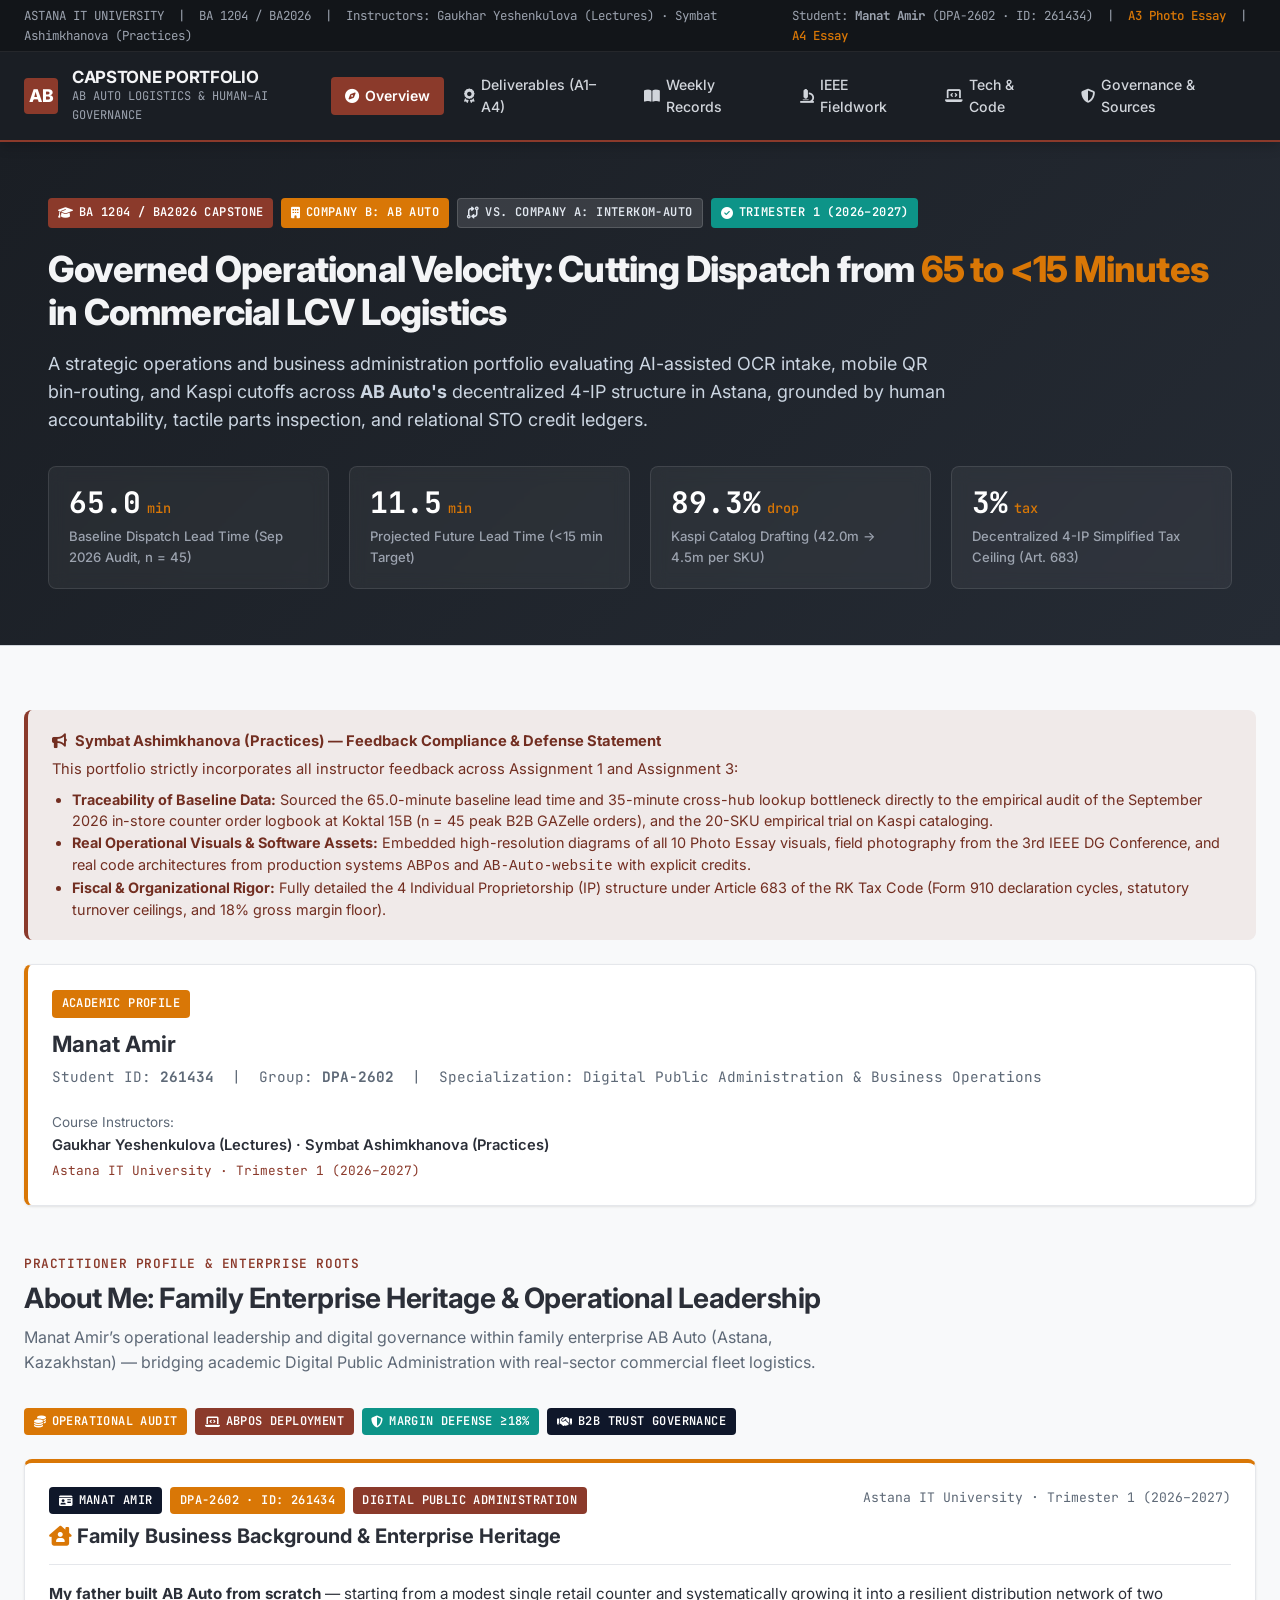
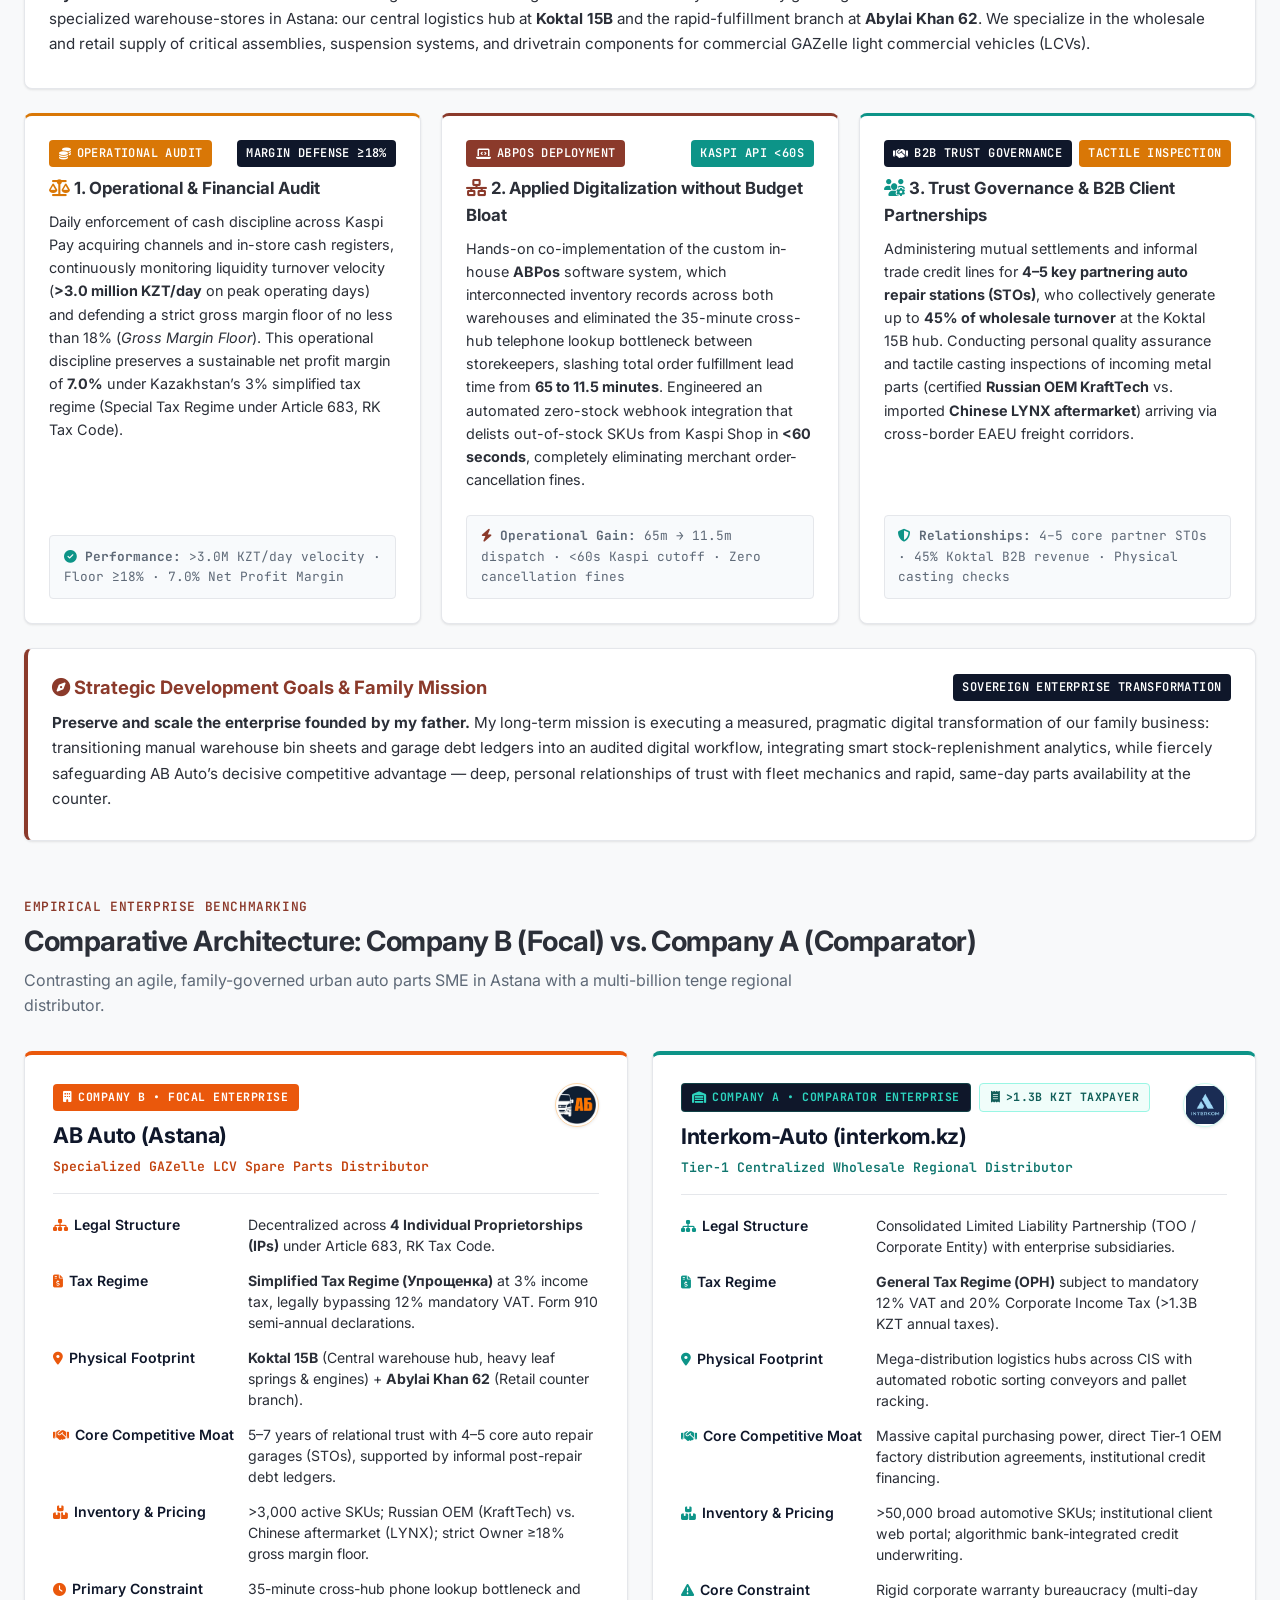
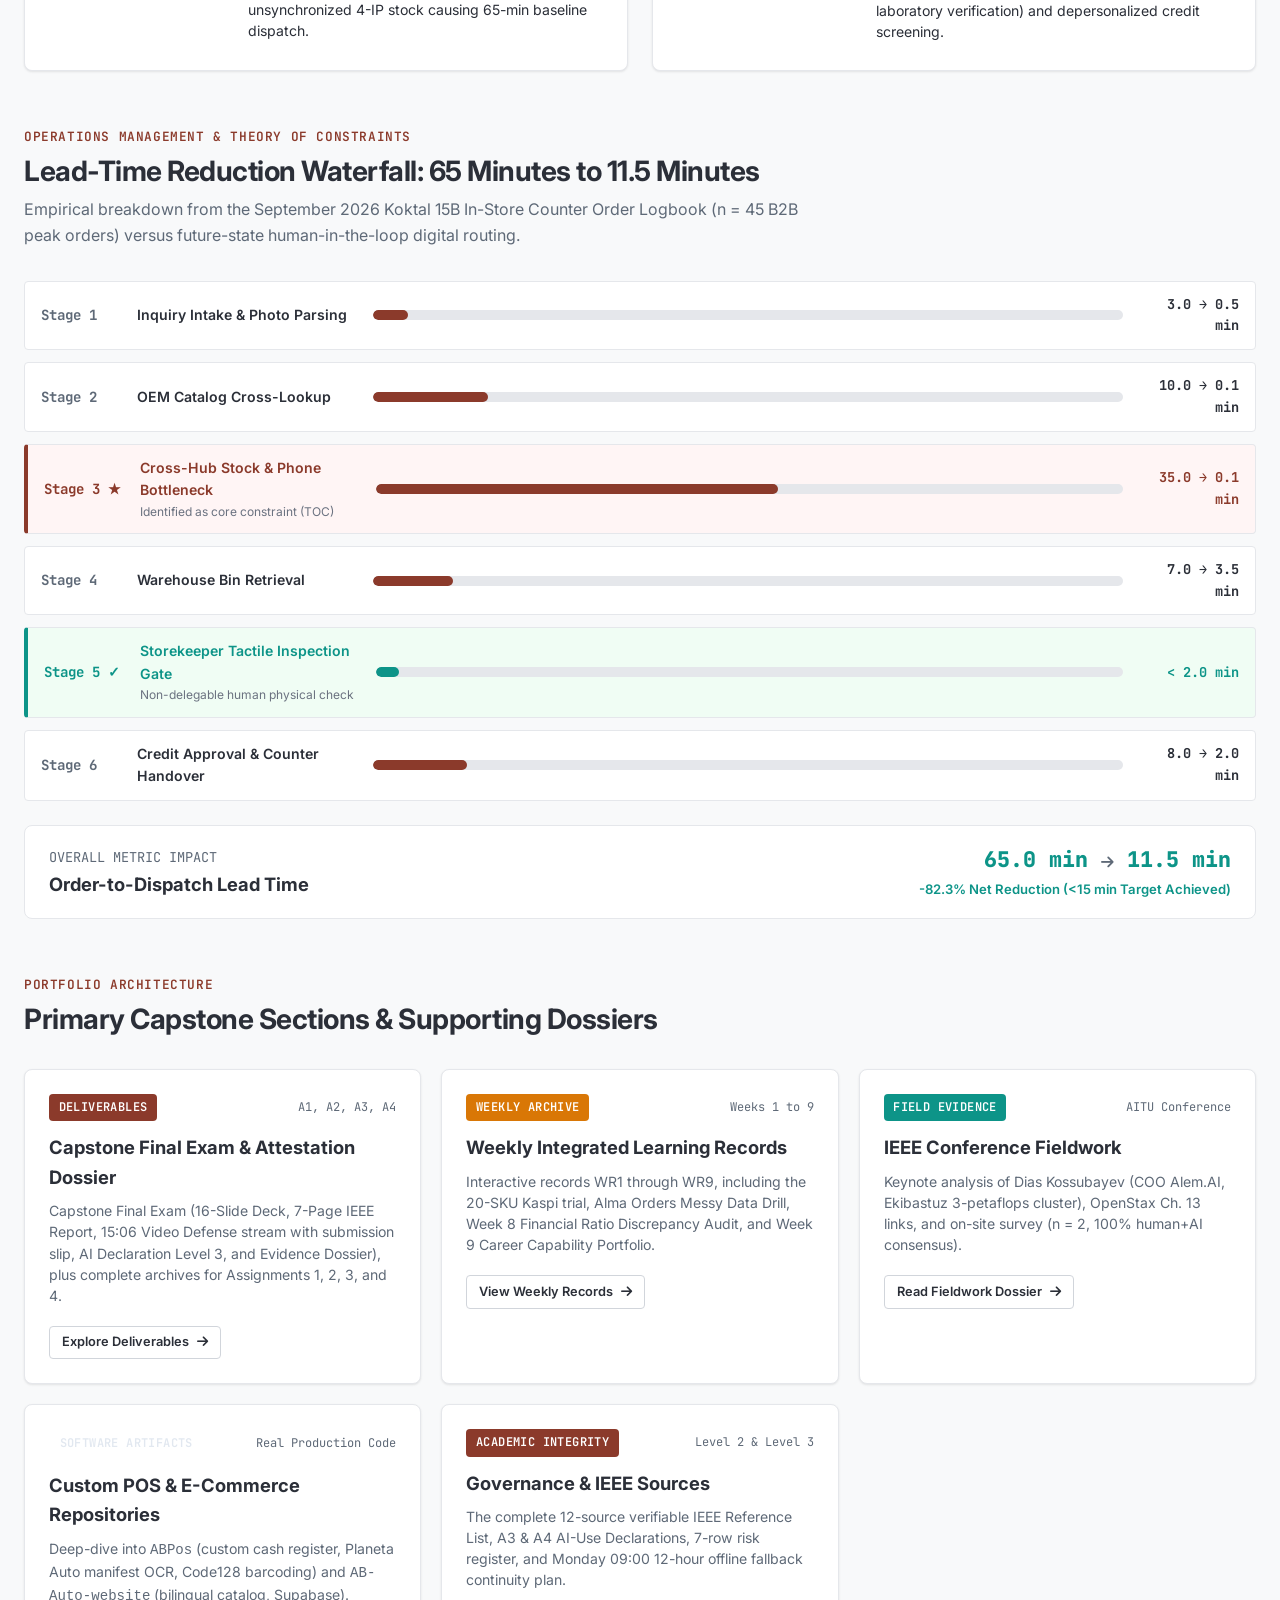
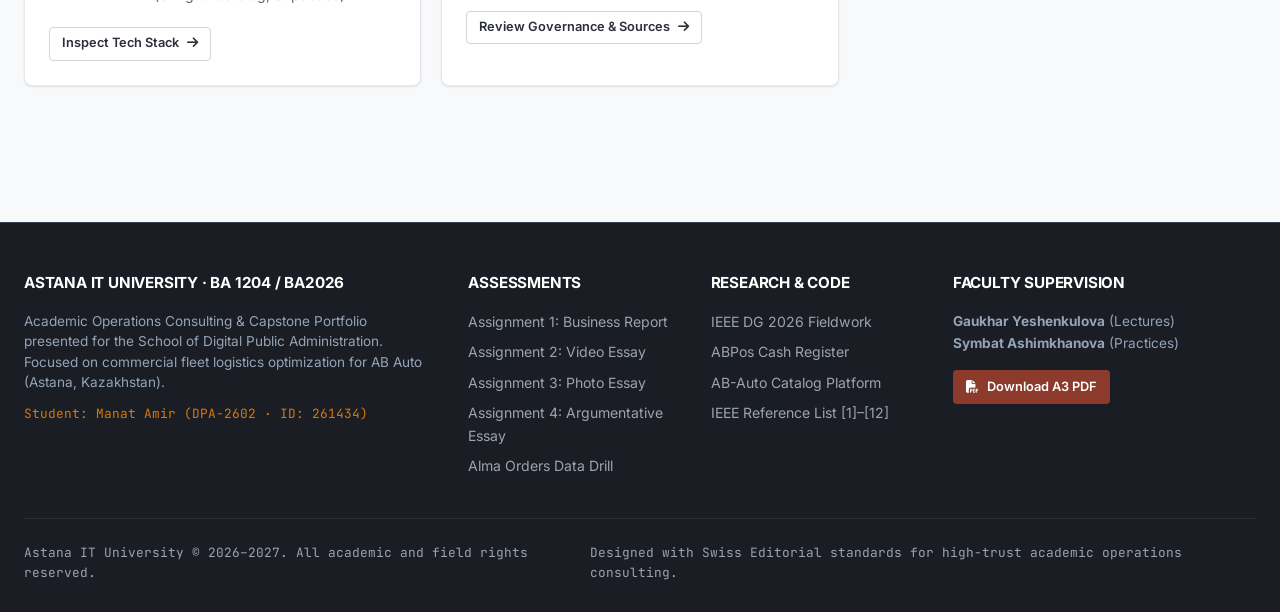
<file: index.html>
<!DOCTYPE html>
<html lang="en">
<head>
  <meta charset="UTF-8">
  <meta name="viewport" content="width=device-width, initial-scale=1.0">
  <title>BA2026 Capstone Portfolio | Manat Amir (DPA-2602)</title>
  <meta name="description" content="Academic Capstone Portfolio for BA 1204 / BA2026 Business Administration at Astana IT University. Focal Enterprise: AB Auto vs. Comparator: Interkom-Auto.">
  <link rel="preconnect" href="https://fonts.googleapis.com">
  <link rel="preconnect" href="https://fonts.gstatic.com" crossorigin>
  <link href="https://fonts.googleapis.com/css2?family=Inter:wght@300;400;500;600;700;800&family=JetBrains+Mono:wght@400;500;600;700&display=swap" rel="stylesheet">
  <link rel="stylesheet" href="https://cdnjs.cloudflare.com/ajax/libs/font-awesome/6.5.2/css/all.min.css">
  <link rel="stylesheet" href="css/style.css">
</head>
<body>

  <!-- Top Academic Notification Bar -->
  <header class="site-header">
    <div class="top-bar">
      <div>
        <span>ASTANA IT UNIVERSITY</span> &nbsp;|&nbsp;
        <span>BA 1204 / BA2026</span> &nbsp;|&nbsp;
        <span>Instructors: Gaukhar Yeshenkulova (Lectures) · Symbat Ashimkhanova (Practices)</span>
      </div>
      <div>
        <span>Student: <strong>Manat Amir</strong> (DPA-2602 · ID: 261434)</span> &nbsp;|&nbsp;
        <a href="deliverables.html#a3-photo-essay">A3 Photo Essay</a> &nbsp;|&nbsp;
        <a href="deliverables.html#a4-essay">A4 Essay</a>
      </div>
    </div>

    <div class="nav-container">
      <a href="index.html" class="brand-link">
        <div class="brand-logo">AB</div>
        <div class="brand-text">
          <h1>CAPSTONE PORTFOLIO</h1>
          <span>AB AUTO LOGISTICS & HUMAN–AI GOVERNANCE</span>
        </div>
      </a>

      <button class="mobile-nav-toggle" aria-label="Toggle navigation" aria-expanded="false">
        <i class="fas fa-bars"></i>
      </button>

      <nav class="main-nav">
        <a href="index.html" class="nav-link active"><i class="fas fa-compass"></i> Overview</a>
        <a href="deliverables.html" class="nav-link"><i class="fas fa-award"></i> Deliverables (A1–A4)</a>
        <a href="weekly-records.html" class="nav-link"><i class="fas fa-book-open"></i> Weekly Records</a>
        <a href="field-evidence.html" class="nav-link"><i class="fas fa-microscope"></i> IEEE Fieldwork</a>
        <a href="tech-code.html" class="nav-link"><i class="fas fa-laptop-code"></i> Tech & Code</a>
        <a href="governance-sources.html" class="nav-link"><i class="fas fa-shield-halved"></i> Governance & Sources</a>
      </nav>
    </div>
  </header>

  <!-- Hero Section -->
  <section class="section-hero">
    <div class="container">
      <div class="hero-meta-badges">
        <span class="badge badge-crimson"><i class="fas fa-graduation-cap"></i> BA 1204 / BA2026 Capstone</span>
        <span class="badge badge-amber"><i class="fas fa-building"></i> Company B: AB Auto</span>
        <span class="badge badge-dark"><i class="fas fa-code-compare"></i> vs. Company A: Interkom-Auto</span>
        <span class="badge badge-emerald"><i class="fas fa-check-circle"></i> Trimester 1 (2026–2027)</span>
      </div>

      <h1 class="hero-title">
        Governed Operational Velocity: Cutting Dispatch from <span>65 to &lt;15 Minutes</span> in Commercial LCV Logistics
      </h1>
      <p class="hero-subtitle">
        A strategic operations and business administration portfolio evaluating AI-assisted OCR intake, mobile QR bin-routing, and Kaspi cutoffs across <strong>AB Auto's</strong> decentralized 4-IP structure in Astana, grounded by human accountability, tactile parts inspection, and relational STO credit ledgers.
      </p>

      <div class="hero-stats-row">
        <div class="hero-stat-card">
          <div class="hero-stat-val">65.0 <small>min</small></div>
          <div class="hero-stat-label">Baseline Dispatch Lead Time (Sep 2026 Audit, n = 45)</div>
        </div>
        <div class="hero-stat-card">
          <div class="hero-stat-val">11.5 <small>min</small></div>
          <div class="hero-stat-label">Projected Future Lead Time (&lt;15 min Target)</div>
        </div>
        <div class="hero-stat-card">
          <div class="hero-stat-val">89.3% <small>drop</small></div>
          <div class="hero-stat-label">Kaspi Catalog Drafting (42.0m → 4.5m per SKU)</div>
        </div>
        <div class="hero-stat-card">
          <div class="hero-stat-val">3% <small>tax</small></div>
          <div class="hero-stat-label">Decentralized 4-IP Simplified Tax Ceiling (Art. 683)</div>
        </div>
      </div>
    </div>
  </section>

  <!-- Main Body Content -->
  <main class="container">

    <!-- Instructor Feedback Compliance Callout -->
    <div class="alert alert-crimson">
      <div class="alert-title"><i class="fas fa-bullhorn"></i> Symbat Ashimkhanova (Practices) — Feedback Compliance & Defense Statement</div>
      <p>
        This portfolio strictly incorporates all instructor feedback across Assignment 1 and Assignment 3:
      </p>
      <ul style="margin-top: 0.5rem; margin-left: 1.25rem; font-size: 0.9rem; line-height: 1.5;">
        <li><strong>Traceability of Baseline Data:</strong> Sourced the 65.0-minute baseline lead time and 35-minute cross-hub lookup bottleneck directly to the empirical audit of the September 2026 in-store counter order logbook at Koktal 15B (n = 45 peak B2B GAZelle orders), and the 20-SKU empirical trial on Kaspi cataloging.</li>
        <li><strong>Real Operational Visuals & Software Assets:</strong> Embedded high-resolution diagrams of all 10 Photo Essay visuals, field photography from the 3rd IEEE DG Conference, and real code architectures from production systems <code>ABPos</code> and <code>AB-Auto-website</code> with explicit credits.</li>
        <li><strong>Fiscal & Organizational Rigor:</strong> Fully detailed the 4 Individual Proprietorship (IP) structure under Article 683 of the RK Tax Code (Form 910 declaration cycles, statutory turnover ceilings, and 18% gross margin floor).</li>
      </ul>
    </div>

    <!-- Student & Course Profile Card -->
    <section style="margin-bottom: 3rem;">
      <div class="card" style="background: #FFF; border-left: 4px solid var(--accent-amber);">
        <div style="display: flex; justify-content: space-between; flex-wrap: wrap; gap: 1.5rem; align-items: center;">
          <div>
            <span class="badge badge-amber" style="margin-bottom: 0.5rem;">Academic Profile</span>
            <h2 style="font-size: 1.4rem; font-weight: 700; margin-bottom: 0.25rem;">Manat Amir</h2>
            <p style="font-size: 0.9rem; color: var(--text-muted); font-family: var(--font-mono);">
              Student ID: <strong>261434</strong> &nbsp;|&nbsp; Group: <strong>DPA-2602</strong> &nbsp;|&nbsp; Specialization: Digital Public Administration & Business Operations
            </p>
          </div>
          <div>
            <div style="font-size: 0.85rem; color: var(--text-muted);">Course Instructors:</div>
            <div style="font-size: 0.92rem; font-weight: 600; color: var(--text-main);">
              Gaukhar Yeshenkulova (Lectures) · Symbat Ashimkhanova (Practices)
            </div>
            <div style="font-size: 0.8rem; font-family: var(--font-mono); color: var(--accent-crimson); margin-top: 0.2rem;">
              Astana IT University · Trimester 1 (2026–2027)
            </div>
          </div>
        </div>
      </div>
    </section>

    <!-- ====================================================================
         ABOUT ME: PRACTITIONER PROFILE & FAMILY ENTERPRISE HERITAGE
         ==================================================================== -->
    <section id="about-me" style="margin-bottom: 3.5rem;">
      <div class="section-header">
        <span class="section-tag">Practitioner Profile &amp; Enterprise Roots</span>
        <h2 class="section-heading">About Me: Family Enterprise Heritage &amp; Operational Leadership</h2>
        <p class="section-desc">
          Manat Amir&rsquo;s operational leadership and digital governance within family enterprise AB Auto (Astana, Kazakhstan) &mdash; bridging academic Digital Public Administration with real-sector commercial fleet logistics.
        </p>
      </div>

      <!-- Key Skill Badges -->
      <div style="display: flex; gap: 0.5rem; flex-wrap: wrap; margin-bottom: 1.5rem;">
        <span class="badge badge-amber"><i class="fas fa-coins"></i> Operational Audit</span>
        <span class="badge badge-crimson"><i class="fas fa-laptop-code"></i> ABPos Deployment</span>
        <span class="badge badge-emerald"><i class="fas fa-shield-halved"></i> Margin Defense &ge;18%</span>
        <span class="badge" style="background: #0F172A; color: #FFFFFF;"><i class="fas fa-handshake"></i> B2B Trust Governance</span>
      </div>

      <!-- Family Heritage Hero Card -->
      <div class="card" style="border-top: 4px solid var(--accent-amber); margin-bottom: 1.5rem;">
        <div style="display: flex; justify-content: space-between; align-items: flex-start; flex-wrap: wrap; gap: 1rem; margin-bottom: 1rem; border-bottom: 1px solid var(--border-subtle); padding-bottom: 0.75rem;">
          <div>
            <div style="display: flex; align-items: center; gap: 0.5rem; margin-bottom: 0.25rem; flex-wrap: wrap;">
              <span class="badge" style="background: #0F172A; color: #FFFFFF;"><i class="fas fa-id-card"></i> Manat Amir</span>
              <span class="badge badge-amber">DPA-2602 &middot; ID: 261434</span>
              <span class="badge badge-crimson">Digital Public Administration</span>
            </div>
            <h3 style="font-size: 1.25rem; font-weight: 700; margin-top: 0.35rem;">
              <i class="fas fa-house-chimney-user" style="color: var(--accent-amber);"></i> Family Business Background &amp; Enterprise Heritage
            </h3>
          </div>
          <div style="font-size: 0.82rem; font-family: var(--font-mono); color: var(--text-muted);">
            Astana IT University &middot; Trimester 1 (2026&ndash;2027)
          </div>
        </div>

        <p style="font-size: 0.95rem; line-height: 1.65; color: var(--text-main); margin-bottom: 0.5rem;">
          <strong>My father built AB Auto from scratch</strong> &mdash; starting from a modest single retail counter and systematically growing it into a resilient distribution network of two specialized warehouse-stores in Astana: our central logistics hub at <strong>Koktal 15B</strong> and the rapid-fulfillment branch at <strong>Abylai Khan 62</strong>. We specialize in the wholesale and retail supply of critical assemblies, suspension systems, and drivetrain components for commercial GAZelle light commercial vehicles (LCVs).
        </p>
      </div>

      <!-- Practical Strengths & Execution 3-Card Grid -->
      <div style="display: grid; grid-template-columns: repeat(auto-fit, minmax(310px, 1fr)); gap: 1.25rem; margin-bottom: 1.5rem;">

        <!-- Card 1: Operational & Financial Audit -->
        <div class="card" style="border-top: 3px solid var(--accent-amber); display: flex; flex-direction: column; justify-content: space-between;">
          <div>
            <div style="display: flex; justify-content: space-between; align-items: center; margin-bottom: 0.5rem; flex-wrap: wrap; gap: 0.35rem;">
              <span class="badge badge-amber"><i class="fas fa-coins"></i> Operational Audit</span>
              <span class="badge" style="background: #0F172A; color: #FFFFFF;">Margin Defense &ge;18%</span>
            </div>
            <h4 style="font-size: 1.05rem; font-weight: 700; margin-bottom: 0.5rem; color: var(--text-main);">
              <i class="fas fa-scale-balanced" style="color: var(--accent-amber);"></i> 1. Operational &amp; Financial Audit
            </h4>
            <p style="font-size: 0.9rem; line-height: 1.6; color: var(--text-main); margin-bottom: 0.75rem;">
              Daily enforcement of cash discipline across Kaspi Pay acquiring channels and in-store cash registers, continuously monitoring liquidity turnover velocity (<strong>&gt;3.0 million KZT/day</strong> on peak operating days) and defending a strict gross margin floor of no less than 18% (<em>Gross Margin Floor</em>). This operational discipline preserves a sustainable net profit margin of <strong>7.0%</strong> under Kazakhstan&rsquo;s 3% simplified tax regime (Special Tax Regime under Article 683, RK Tax Code).
            </p>
          </div>
          <div style="background: #F8FAFC; border: 1px solid var(--border-subtle); padding: 0.65rem 0.85rem; border-radius: var(--radius-sm); margin-top: 0.75rem; font-size: 0.8rem; font-family: var(--font-mono); color: var(--text-muted);">
            <i class="fas fa-check-circle" style="color: var(--accent-emerald);"></i> <strong>Performance:</strong> &gt;3.0M KZT/day velocity &middot; Floor &ge;18% &middot; 7.0% Net Profit Margin
          </div>
        </div>

        <!-- Card 2: Applied Digitalization & ABPos -->
        <div class="card" style="border-top: 3px solid var(--accent-crimson); display: flex; flex-direction: column; justify-content: space-between;">
          <div>
            <div style="display: flex; justify-content: space-between; align-items: center; margin-bottom: 0.5rem; flex-wrap: wrap; gap: 0.35rem;">
              <span class="badge badge-crimson"><i class="fas fa-laptop-code"></i> ABPos Deployment</span>
              <span class="badge badge-emerald">Kaspi API &lt;60s</span>
            </div>
            <h4 style="font-size: 1.05rem; font-weight: 700; margin-bottom: 0.5rem; color: var(--text-main);">
              <i class="fas fa-network-wired" style="color: var(--accent-crimson);"></i> 2. Applied Digitalization without Budget Bloat
            </h4>
            <p style="font-size: 0.9rem; line-height: 1.6; color: var(--text-main); margin-bottom: 0.75rem;">
              Hands-on co-implementation of the custom in-house <strong>ABPos</strong> software system, which interconnected inventory records across both warehouses and eliminated the 35-minute cross-hub telephone lookup bottleneck between storekeepers, slashing total order fulfillment lead time from <strong>65 to 11.5 minutes</strong>. Engineered an automated zero-stock webhook integration that delists out-of-stock SKUs from Kaspi Shop in <strong>&lt;60 seconds</strong>, completely eliminating merchant order-cancellation fines.
            </p>
          </div>
          <div style="background: #F8FAFC; border: 1px solid var(--border-subtle); padding: 0.65rem 0.85rem; border-radius: var(--radius-sm); margin-top: 0.75rem; font-size: 0.8rem; font-family: var(--font-mono); color: var(--text-muted);">
            <i class="fas fa-bolt" style="color: var(--accent-crimson);"></i> <strong>Operational Gain:</strong> 65m &rarr; 11.5m dispatch &middot; &lt;60s Kaspi cutoff &middot; Zero cancellation fines
          </div>
        </div>

        <!-- Card 3: Trust Governance & B2B Partnerships -->
        <div class="card" style="border-top: 3px solid var(--accent-emerald); display: flex; flex-direction: column; justify-content: space-between;">
          <div>
            <div style="display: flex; justify-content: space-between; align-items: center; margin-bottom: 0.5rem; flex-wrap: wrap; gap: 0.35rem;">
              <span class="badge" style="background: #0F172A; color: #FFFFFF;"><i class="fas fa-handshake"></i> B2B Trust Governance</span>
              <span class="badge badge-amber">Tactile Inspection</span>
            </div>
            <h4 style="font-size: 1.05rem; font-weight: 700; margin-bottom: 0.5rem; color: var(--text-main);">
              <i class="fas fa-users-gear" style="color: var(--accent-emerald);"></i> 3. Trust Governance &amp; B2B Client Partnerships
            </h4>
            <p style="font-size: 0.9rem; line-height: 1.6; color: var(--text-main); margin-bottom: 0.75rem;">
              Administering mutual settlements and informal trade credit lines for <strong>4&ndash;5 key partnering auto repair stations (STOs)</strong>, who collectively generate up to <strong>45% of wholesale turnover</strong> at the Koktal 15B hub. Conducting personal quality assurance and tactile casting inspections of incoming metal parts (certified <strong>Russian OEM KraftTech</strong> vs. imported <strong>Chinese LYNX aftermarket</strong>) arriving via cross-border EAEU freight corridors.
            </p>
          </div>
          <div style="background: #F8FAFC; border: 1px solid var(--border-subtle); padding: 0.65rem 0.85rem; border-radius: var(--radius-sm); margin-top: 0.75rem; font-size: 0.8rem; font-family: var(--font-mono); color: var(--text-muted);">
            <i class="fas fa-shield-halved" style="color: var(--accent-emerald);"></i> <strong>Relationships:</strong> 4&ndash;5 core partner STOs &middot; 45% Koktal B2B revenue &middot; Physical casting checks
          </div>
        </div>

      </div>

      <!-- Strategic Vision & Mission Card -->
      <div class="card" style="border-left: 4px solid var(--accent-crimson); background: #FFF;">
        <div style="display: flex; justify-content: space-between; align-items: center; flex-wrap: wrap; gap: 0.5rem; margin-bottom: 0.5rem;">
          <h3 style="font-size: 1.15rem; font-weight: 700; color: var(--accent-crimson);">
            <i class="fas fa-compass"></i> Strategic Development Goals &amp; Family Mission
          </h3>
          <span class="badge" style="background: #0F172A; color: #FFFFFF;">Sovereign Enterprise Transformation</span>
        </div>
        <p style="font-size: 0.95rem; line-height: 1.65; color: var(--text-main); margin-bottom: 0.35rem;">
          <strong>Preserve and scale the enterprise founded by my father.</strong> My long-term mission is executing a measured, pragmatic digital transformation of our family business: transitioning manual warehouse bin sheets and garage debt ledgers into an audited digital workflow, integrating smart stock-replenishment analytics, while fiercely safeguarding AB Auto&rsquo;s decisive competitive advantage &mdash; deep, personal relationships of trust with fleet mechanics and rapid, same-day parts availability at the counter.
        </p>
      </div>
    </section>

    <!-- Comparative Strategic Architecture -->
    <section style="margin-bottom: 3.5rem;">
      <div class="section-header">
        <span class="section-tag">Empirical Enterprise Benchmarking</span>
        <h2 class="section-heading">Comparative Architecture: Company B (Focal) vs. Company A (Comparator)</h2>
        <p class="section-desc">
          Contrasting an agile, family-governed urban auto parts SME in Astana with a multi-billion tenge regional distributor.
        </p>
      </div>

      <div class="comparison-grid">
        <!-- Company B -->
        <div class="company-card company-b">
          <div class="company-header">
            <div>
              <span class="badge badge-company-b"><i class="fas fa-building"></i> COMPANY B • FOCAL ENTERPRISE</span>
              <h3 class="company-name" style="margin-top: 0.4rem;">AB Auto (Astana)</h3>
              <div class="company-role">Specialized GAZelle LCV Spare Parts Distributor</div>
            </div>
            <div class="company-logo-container logo-b">
              <img src="assets/logos/ab-auto-logo.png" alt="AB Auto Logo">
            </div>
          </div>

          <div class="param-list">
            <div class="param-item">
              <span class="param-label"><i class="fas fa-sitemap param-label-icon"></i>Legal Structure</span>
              <span class="param-value">Decentralized across <strong>4 Individual Proprietorships (IPs)</strong> under Article 683, RK Tax Code.</span>
            </div>
            <div class="param-item">
              <span class="param-label"><i class="fas fa-file-invoice-dollar param-label-icon"></i>Tax Regime</span>
              <span class="param-value"><strong>Simplified Tax Regime (Упрощенка)</strong> at 3% income tax, legally bypassing 12% mandatory VAT. Form 910 semi-annual declarations.</span>
            </div>
            <div class="param-item">
              <span class="param-label"><i class="fas fa-location-dot param-label-icon"></i>Physical Footprint</span>
              <span class="param-value"><strong>Koktal 15B</strong> (Central warehouse hub, heavy leaf springs & engines) + <strong>Abylai Khan 62</strong> (Retail counter branch).</span>
            </div>
            <div class="param-item">
              <span class="param-label"><i class="fas fa-handshake param-label-icon"></i>Core Competitive Moat</span>
              <span class="param-value">5–7 years of relational trust with 4–5 core auto repair garages (STOs), supported by informal post-repair debt ledgers.</span>
            </div>
            <div class="param-item">
              <span class="param-label"><i class="fas fa-boxes-stacked param-label-icon"></i>Inventory & Pricing</span>
              <span class="param-value">&gt;3,000 active SKUs; Russian OEM (KraftTech) vs. Chinese aftermarket (LYNX); strict Owner &ge;18% gross margin floor.</span>
            </div>
            <div class="param-item">
              <span class="param-label"><i class="fas fa-clock param-label-icon"></i>Primary Constraint</span>
              <span class="param-value">35-minute cross-hub phone lookup bottleneck and unsynchronized 4-IP stock causing 65-min baseline dispatch.</span>
            </div>
          </div>
        </div>

        <!-- Company A -->
        <div class="company-card company-a">
          <div class="company-header">
            <div>
              <div style="display: flex; align-items: center; gap: 0.5rem; flex-wrap: wrap;">
                <span class="badge badge-company-a"><i class="fas fa-warehouse"></i> COMPANY A • COMPARATOR ENTERPRISE</span>
                <span class="badge badge-taxpayer"><i class="fas fa-receipt"></i> &gt;1.3B KZT TAXPAYER</span>
              </div>
              <h3 class="company-name" style="margin-top: 0.4rem;">Interkom-Auto (interkom.kz)</h3>
              <div class="company-role">Tier-1 Centralized Wholesale Regional Distributor</div>
            </div>
            <div class="company-logo-container logo-a">
              <img src="assets/logos/interkom-logo.png" alt="Interkom-Auto Logo">
            </div>
          </div>

          <div class="param-list">
            <div class="param-item">
              <span class="param-label"><i class="fas fa-sitemap param-label-icon"></i>Legal Structure</span>
              <span class="param-value">Consolidated Limited Liability Partnership (TOO / Corporate Entity) with enterprise subsidiaries.</span>
            </div>
            <div class="param-item">
              <span class="param-label"><i class="fas fa-file-invoice-dollar param-label-icon"></i>Tax Regime</span>
              <span class="param-value"><strong>General Tax Regime (ОРН)</strong> subject to mandatory 12% VAT and 20% Corporate Income Tax (&gt;1.3B KZT annual taxes).</span>
            </div>
            <div class="param-item">
              <span class="param-label"><i class="fas fa-location-dot param-label-icon"></i>Physical Footprint</span>
              <span class="param-value">Mega-distribution logistics hubs across CIS with automated robotic sorting conveyors and pallet racking.</span>
            </div>
            <div class="param-item">
              <span class="param-label"><i class="fas fa-handshake param-label-icon"></i>Core Competitive Moat</span>
              <span class="param-value">Massive capital purchasing power, direct Tier-1 OEM factory distribution agreements, institutional credit financing.</span>
            </div>
            <div class="param-item">
              <span class="param-label"><i class="fas fa-boxes-stacked param-label-icon"></i>Inventory & Pricing</span>
              <span class="param-value">&gt;50,000 broad automotive SKUs; institutional client web portal; algorithmic bank-integrated credit underwriting.</span>
            </div>
            <div class="param-item">
              <span class="param-label"><i class="fas fa-triangle-exclamation param-label-icon"></i>Core Constraint</span>
              <span class="param-value">Rigid corporate warranty bureaucracy (multi-day laboratory verification) and depersonalized credit screening.</span>
            </div>
          </div>
        </div>
      </div>
    </section>


    <!-- Dispatch Lead-Time Waterfall & Theory of Constraints -->
    <section style="margin-bottom: 3.5rem;">
      <div class="section-header">
        <span class="section-tag">Operations Management & Theory of Constraints</span>
        <h2 class="section-heading">Lead-Time Reduction Waterfall: 65 Minutes to 11.5 Minutes</h2>
        <p class="section-desc">
          Empirical breakdown from the September 2026 Koktal 15B In-Store Counter Order Logbook (n = 45 B2B peak orders) versus future-state human-in-the-loop digital routing.
        </p>
      </div>

      <div class="waterfall-container">
        <!-- Step 1 -->
        <div class="waterfall-step">
          <span class="waterfall-num">Stage 1</span>
          <span class="waterfall-title">Inquiry Intake & Photo Parsing</span>
          <div class="waterfall-bar-wrap">
            <div class="waterfall-bar-fill" style="width: 4.6%;"></div>
          </div>
          <span class="waterfall-time">3.0 → 0.5 min</span>
        </div>

        <!-- Step 2 -->
        <div class="waterfall-step">
          <span class="waterfall-num">Stage 2</span>
          <span class="waterfall-title">OEM Catalog Cross-Lookup</span>
          <div class="waterfall-bar-wrap">
            <div class="waterfall-bar-fill" style="width: 15.3%;"></div>
          </div>
          <span class="waterfall-time">10.0 → 0.1 min</span>
        </div>

        <!-- Step 3 (Bottleneck) -->
        <div class="waterfall-step highlight-bottleneck">
          <span class="waterfall-num" style="color: var(--accent-crimson);">Stage 3 ★</span>
          <span class="waterfall-title" style="color: var(--accent-crimson);">
            Cross-Hub Stock & Phone Bottleneck
            <small style="display:block; font-size:0.75rem; color:#6B7280; font-weight:normal;">Identified as core constraint (TOC)</small>
          </span>
          <div class="waterfall-bar-wrap">
            <div class="waterfall-bar-fill" style="width: 53.8%;"></div>
          </div>
          <span class="waterfall-time" style="color: var(--accent-crimson);">35.0 → 0.1 min</span>
        </div>

        <!-- Step 4 -->
        <div class="waterfall-step">
          <span class="waterfall-num">Stage 4</span>
          <span class="waterfall-title">Warehouse Bin Retrieval</span>
          <div class="waterfall-bar-wrap">
            <div class="waterfall-bar-fill" style="width: 10.7%;"></div>
          </div>
          <span class="waterfall-time">7.0 → 3.5 min</span>
        </div>

        <!-- Step 5 (Human Verification) -->
        <div class="waterfall-step highlight-eliminated">
          <span class="waterfall-num" style="color: var(--accent-emerald);">Stage 5 ✓</span>
          <span class="waterfall-title" style="color: var(--accent-emerald);">
            Storekeeper Tactile Inspection Gate
            <small style="display:block; font-size:0.75rem; color:#6B7280; font-weight:normal;">Non-delegable human physical check</small>
          </span>
          <div class="waterfall-bar-wrap">
            <div class="waterfall-bar-fill future" style="width: 3.1%;"></div>
          </div>
          <span class="waterfall-time" style="color: var(--accent-emerald);">&lt; 2.0 min</span>
        </div>

        <!-- Step 6 -->
        <div class="waterfall-step">
          <span class="waterfall-num">Stage 6</span>
          <span class="waterfall-title">Credit Approval & Counter Handover</span>
          <div class="waterfall-bar-wrap">
            <div class="waterfall-bar-fill" style="width: 12.5%;"></div>
          </div>
          <span class="waterfall-time">8.0 → 2.0 min</span>
        </div>
      </div>

      <div style="display: flex; justify-content: space-between; align-items: center; background: #FFF; border: 1px solid var(--border-subtle); padding: 1rem 1.5rem; border-radius: var(--radius-md); margin-top: 1rem;">
        <div>
          <span style="font-size: 0.85rem; font-family: var(--font-mono); color: var(--text-muted);">OVERALL METRIC IMPACT</span>
          <h4 style="font-size: 1.15rem; font-weight: 700;">Order-to-Dispatch Lead Time</h4>
        </div>
        <div style="text-align: right;">
          <div style="font-size: 1.35rem; font-family: var(--font-mono); font-weight: 800; color: var(--accent-emerald);">
            65.0 min <i class="fas fa-arrow-right" style="font-size: 0.9rem; color: var(--text-muted);"></i> 11.5 min
          </div>
          <span style="font-size: 0.82rem; color: var(--accent-emerald); font-weight: 600;">
            -82.3% Net Reduction (&lt;15 min Target Achieved)
          </span>
        </div>
      </div>
    </section>


    <!-- 1-Click Fast Navigation Grid -->
    <section style="margin-bottom: 2rem;">
      <div class="section-header">
        <span class="section-tag">Portfolio Architecture</span>
        <h2 class="section-heading">Primary Capstone Sections & Supporting Dossiers</h2>
      </div>

      <div style="display: grid; grid-template-columns: repeat(auto-fit, minmax(320px, 1fr)); gap: 1.25rem;">
        <!-- Card 1 -->
        <div class="card">
          <div style="display: flex; justify-content: space-between; align-items: center; margin-bottom: 0.75rem;">
            <span class="badge badge-crimson">Deliverables</span>
            <span style="font-family: var(--font-mono); font-size: 0.75rem; color: var(--text-muted);">A1, A2, A3, A4</span>
          </div>
          <h3 style="font-size: 1.15rem; font-weight: 700; margin-bottom: 0.5rem;">Capstone Final Exam &amp; Attestation Dossier</h3>
          <p style="font-size: 0.88rem; color: var(--text-muted); line-height: 1.5; margin-bottom: 1.25rem;">
            Capstone Final Exam (16-Slide Deck, 7-Page IEEE Report, 15:06 Video Defense stream with submission slip, AI Declaration Level 3, and Evidence Dossier), plus complete archives for Assignments 1, 2, 3, and 4.
          </p>
          <a href="deliverables.html" class="btn btn-outline btn-sm">Explore Deliverables <i class="fas fa-arrow-right"></i></a>
        </div>

        <!-- Card 2 -->
        <div class="card">
          <div style="display: flex; justify-content: space-between; align-items: center; margin-bottom: 0.75rem;">
            <span class="badge badge-amber">Weekly Archive</span>
            <span style="font-family: var(--font-mono); font-size: 0.75rem; color: var(--text-muted);">Weeks 1 to 9</span>
          </div>
          <h3 style="font-size: 1.15rem; font-weight: 700; margin-bottom: 0.5rem;">Weekly Integrated Learning Records</h3>
          <p style="font-size: 0.88rem; color: var(--text-muted); line-height: 1.5; margin-bottom: 1.25rem;">
            Interactive records WR1 through WR9, including the 20-SKU Kaspi trial, Alma Orders Messy Data Drill, Week 8 Financial Ratio Discrepancy Audit, and Week 9 Career Capability Portfolio.
          </p>
          <a href="weekly-records.html" class="btn btn-outline btn-sm">View Weekly Records <i class="fas fa-arrow-right"></i></a>
        </div>

        <!-- Card 3 -->
        <div class="card">
          <div style="display: flex; justify-content: space-between; align-items: center; margin-bottom: 0.75rem;">
            <span class="badge badge-emerald">Field Evidence</span>
            <span style="font-family: var(--font-mono); font-size: 0.75rem; color: var(--text-muted);">AITU Conference</span>
          </div>
          <h3 style="font-size: 1.15rem; font-weight: 700; margin-bottom: 0.5rem;">IEEE Conference Fieldwork</h3>
          <p style="font-size: 0.88rem; color: var(--text-muted); line-height: 1.5; margin-bottom: 1.25rem;">
            Keynote analysis of Dias Kossubayev (COO Alem.AI, Ekibastuz 3-petaflops cluster), OpenStax Ch. 13 links, and on-site survey (n = 2, 100% human+AI consensus).
          </p>
          <a href="field-evidence.html" class="btn btn-outline btn-sm">Read Fieldwork Dossier <i class="fas fa-arrow-right"></i></a>
        </div>

        <!-- Card 4 -->
        <div class="card">
          <div style="display: flex; justify-content: space-between; align-items: center; margin-bottom: 0.75rem;">
            <span class="badge badge-dark">Software Artifacts</span>
            <span style="font-family: var(--font-mono); font-size: 0.75rem; color: var(--text-muted);">Real Production Code</span>
          </div>
          <h3 style="font-size: 1.15rem; font-weight: 700; margin-bottom: 0.5rem;">Custom POS & E-Commerce Repositories</h3>
          <p style="font-size: 0.88rem; color: var(--text-muted); line-height: 1.5; margin-bottom: 1.25rem;">
            Deep-dive into <code>ABPos</code> (custom cash register, Planeta Auto manifest OCR, Code128 barcoding) and <code>AB-Auto-website</code> (bilingual catalog, Supabase).
          </p>
          <a href="tech-code.html" class="btn btn-outline btn-sm">Inspect Tech Stack <i class="fas fa-arrow-right"></i></a>
        </div>

        <!-- Card 5 -->
        <div class="card">
          <div style="display: flex; justify-content: space-between; align-items: center; margin-bottom: 0.75rem;">
            <span class="badge badge-crimson">Academic Integrity</span>
            <span style="font-family: var(--font-mono); font-size: 0.75rem; color: var(--text-muted);">Level 2 & Level 3</span>
          </div>
          <h3 style="font-size: 1.15rem; font-weight: 700; margin-bottom: 0.5rem;">Governance & IEEE Sources</h3>
          <p style="font-size: 0.88rem; color: var(--text-muted); line-height: 1.5; margin-bottom: 1.25rem;">
            The complete 12-source verifiable IEEE Reference List, A3 & A4 AI-Use Declarations, 7-row risk register, and Monday 09:00 12-hour offline fallback continuity plan.
          </p>
          <a href="governance-sources.html" class="btn btn-outline btn-sm">Review Governance & Sources <i class="fas fa-arrow-right"></i></a>
        </div>
      </div>
    </section>


  </main>

  <!-- Global Footer -->
  <footer class="site-footer">
    <div class="footer-grid">
      <div class="footer-col">
        <h4>ASTANA IT UNIVERSITY · BA 1204 / BA2026</h4>
        <p style="font-size: 0.85rem; line-height: 1.5; margin-top: 0.5rem; color: #94A3B8;">
          Academic Operations Consulting & Capstone Portfolio presented for the School of Digital Public Administration. Focused on commercial fleet logistics optimization for AB Auto (Astana, Kazakhstan).
        </p>
        <p style="font-size: 0.8rem; margin-top: 0.75rem; font-family: var(--font-mono); color: var(--accent-amber);">
          Student: Manat Amir (DPA-2602 · ID: 261434)
        </p>
      </div>

      <div class="footer-col">
        <h4>ASSESSMENTS</h4>
        <ul class="footer-links">
          <li><a href="deliverables.html#a1-report">Assignment 1: Business Report</a></li>
          <li><a href="deliverables.html#a2-video">Assignment 2: Video Essay</a></li>
          <li><a href="deliverables.html#a3-photo-essay">Assignment 3: Photo Essay</a></li>
          <li><a href="deliverables.html#a4-essay">Assignment 4: Argumentative Essay</a></li>
          <li><a href="weekly-records.html#alma-drill">Alma Orders Data Drill</a></li>
        </ul>
      </div>

      <div class="footer-col">
        <h4>RESEARCH & CODE</h4>
        <ul class="footer-links">
          <li><a href="field-evidence.html">IEEE DG 2026 Fieldwork</a></li>
          <li><a href="tech-code.html#abpos">ABPos Cash Register</a></li>
          <li><a href="tech-code.html#ab-auto-website">AB-Auto Catalog Platform</a></li>
          <li><a href="governance-sources.html#references">IEEE Reference List [1]–[12]</a></li>
        </ul>
      </div>

      <div class="footer-col">
        <h4>FACULTY SUPERVISION</h4>
        <p style="font-size: 0.85rem; color: #94A3B8;">
          <strong>Gaukhar Yeshenkulova</strong> (Lectures)<br>
          <strong>Symbat Ashimkhanova</strong> (Practices)
        </p>
        <div style="margin-top: 1rem;">
          <a href="assets/docs/Amir_DPA2602_BA2026_A3_PhotoEssay.pdf" class="btn btn-crimson btn-sm" download>
            <i class="fas fa-file-pdf"></i> Download A3 PDF
          </a>
        </div>
      </div>
    </div>

    <div class="footer-bottom">
      <div>Astana IT University © 2026–2027. All academic and field rights reserved.</div>
      <div>Designed with Swiss Editorial standards for high-trust academic operations consulting.</div>
    </div>
  </footer>

  <!-- Modal PDF Viewer Placeholder -->
  <div id="pdfModal" class="modal-overlay" role="dialog" aria-modal="true" aria-labelledby="modalPdfTitle">
    <div class="modal-box">
      <div class="modal-header">
        <h3 id="modalPdfTitle">Academic Document Viewer</h3>
        <div style="display: flex; gap: 0.5rem; align-items: center;">
          <a id="modalPdfDownload" href="#" class="btn btn-amber btn-sm" download><i class="fas fa-download"></i> Download</a>
          <button class="modal-close-btn" aria-label="Close modal">&times;</button>
        </div>
      </div>
      <div class="modal-body">
        <iframe id="modalPdfFrame" src="" title="PDF Document Viewer"></iframe>
      </div>
    </div>
  </div>

  <script src="js/main.js"></script>
</body>
</html>
</file>
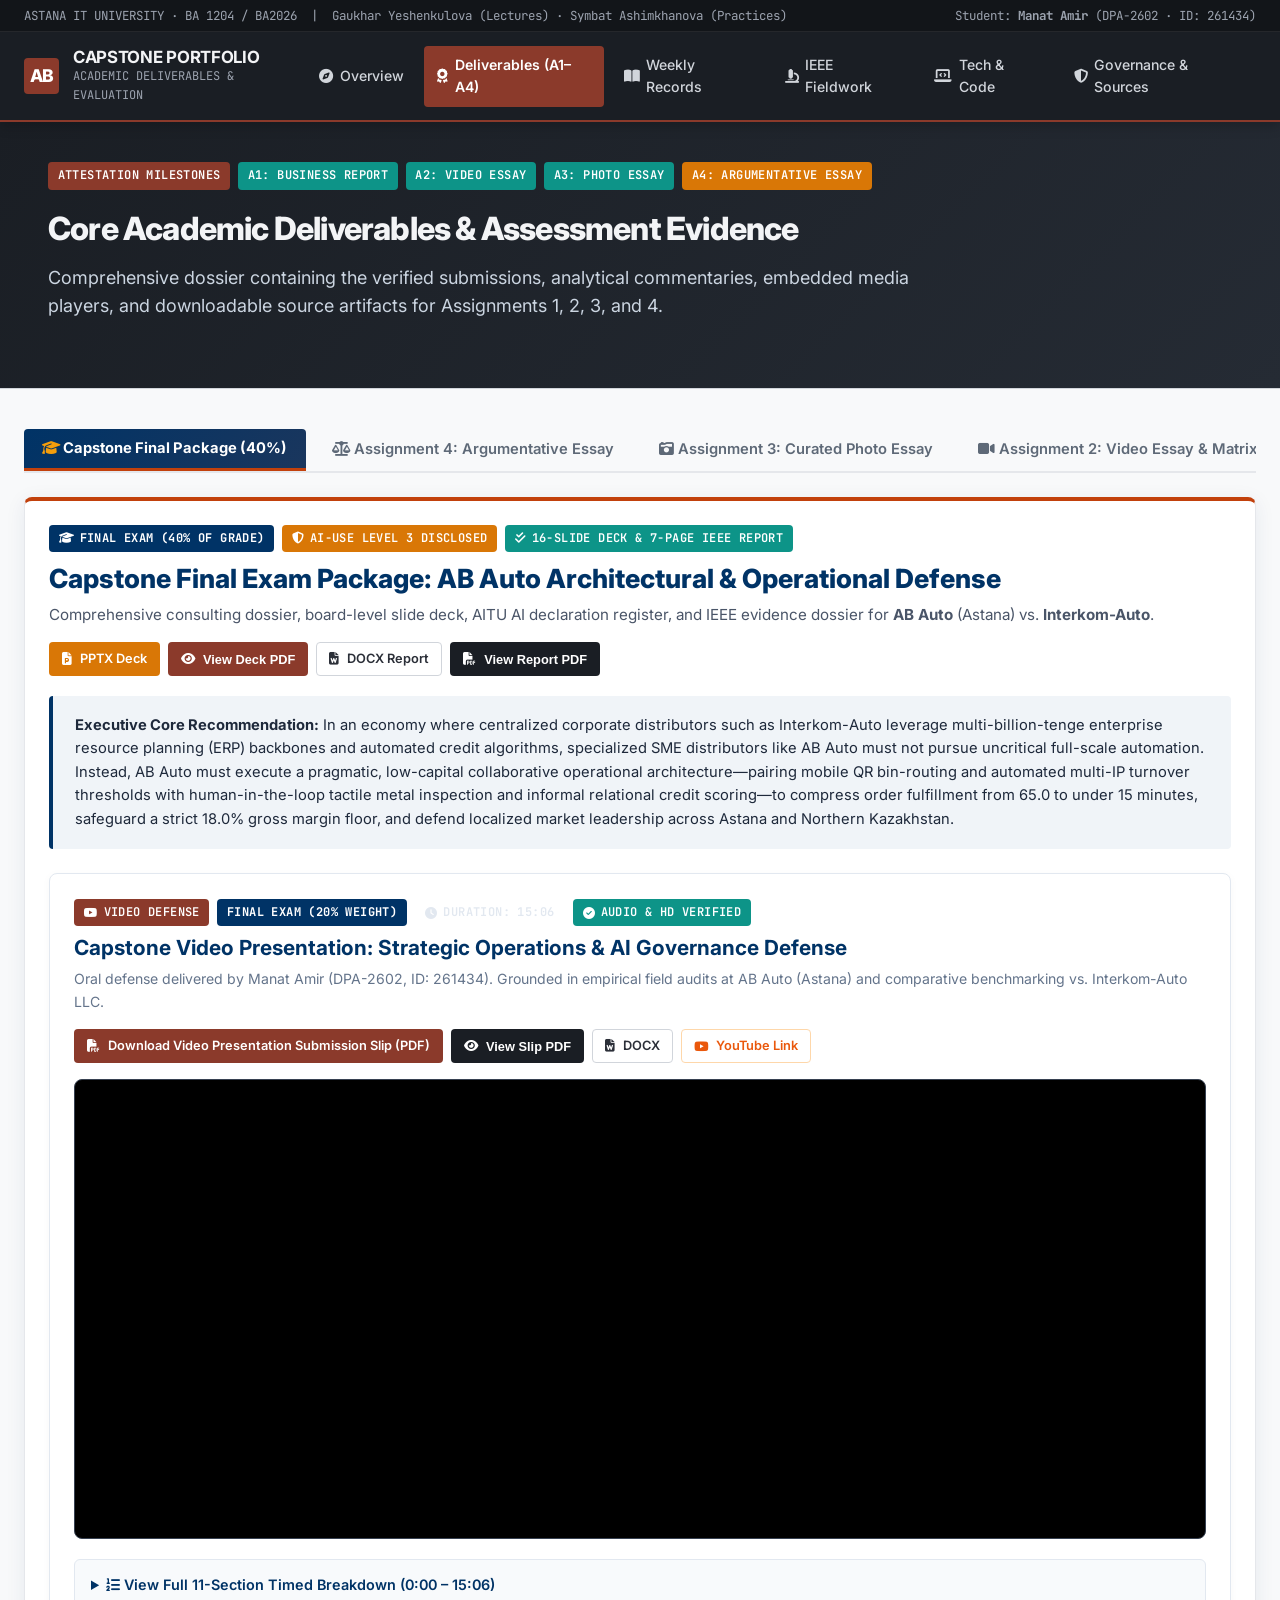
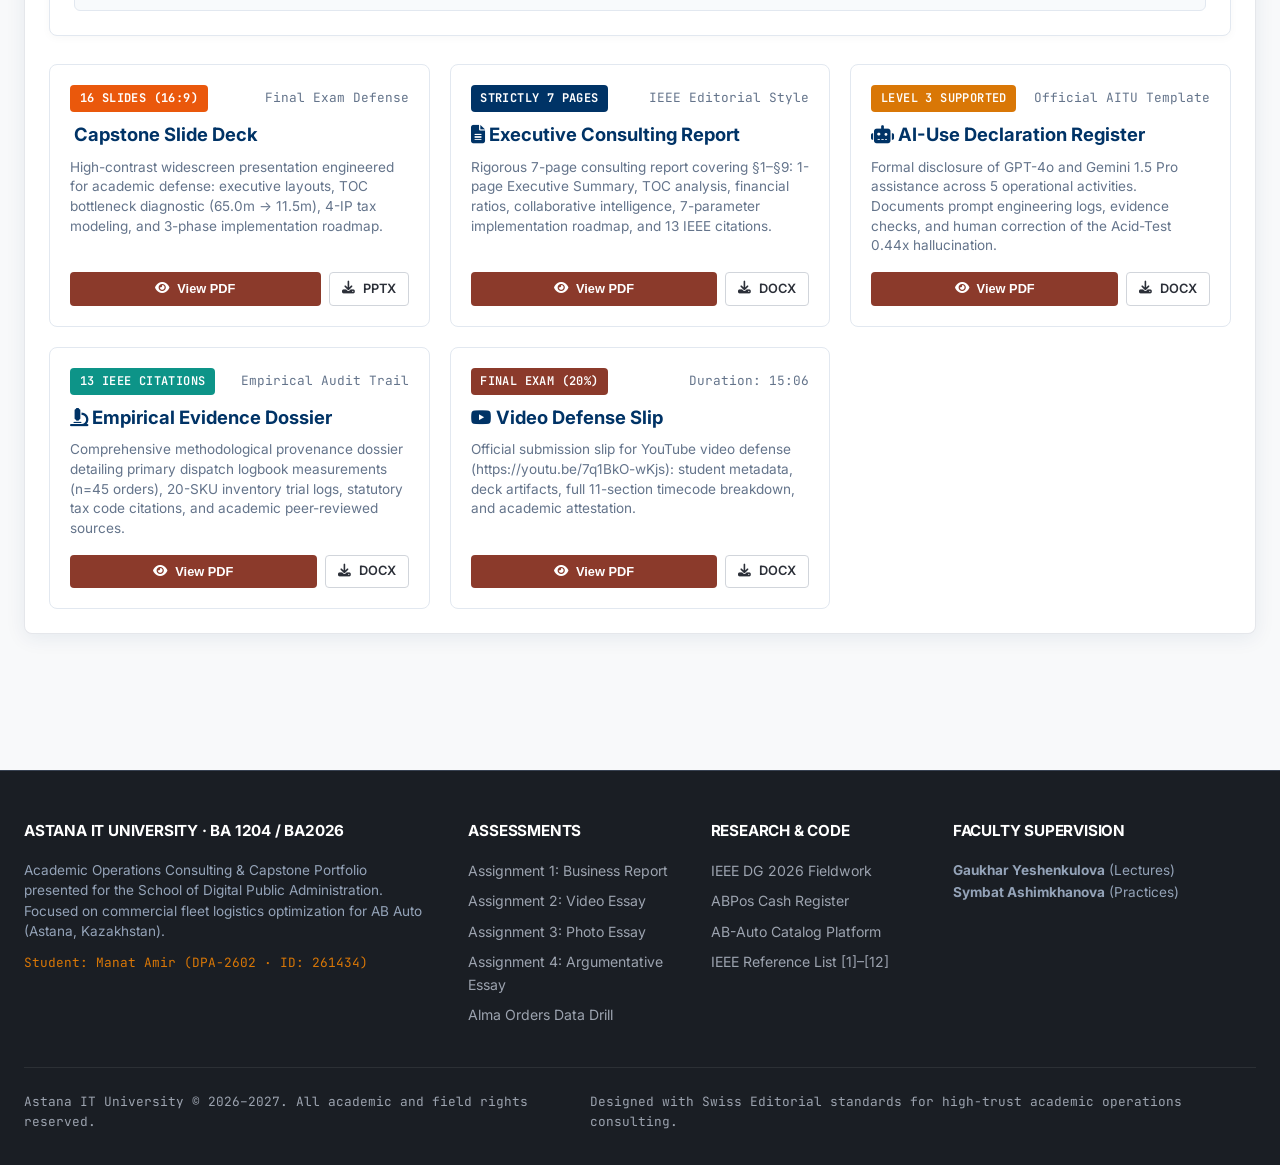
<file: deliverables.html>
<!DOCTYPE html>
<html lang="en">
<head>
  <meta charset="UTF-8">
  <meta name="viewport" content="width=device-width, initial-scale=1.0">
  <title>Deliverables (A1–A4) | BA2026 Capstone Portfolio</title>
  <meta name="description" content="Major Attestation Deliverables: A1 Business Report, A2 Video Essay, A3 Curated Photo Essay, and A4 Argumentative Essay with verified financial ratios, visual plates, and governance controls.">
  <link rel="preconnect" href="https://fonts.googleapis.com">
  <link rel="preconnect" href="https://fonts.gstatic.com" crossorigin>
  <link href="https://fonts.googleapis.com/css2?family=Inter:wght@300;400;500;600;700;800&family=JetBrains+Mono:wght@400;500;600;700&display=swap" rel="stylesheet">
  <link rel="stylesheet" href="https://cdnjs.cloudflare.com/ajax/libs/font-awesome/6.5.2/css/all.min.css">
  <link rel="stylesheet" href="css/style.css">
</head>
<body>

  <!-- Top Academic Notification Bar -->
  <header class="site-header">
    <div class="top-bar">
      <div>
        <span>ASTANA IT UNIVERSITY · BA 1204 / BA2026</span> &nbsp;|&nbsp;
        <span>Gaukhar Yeshenkulova (Lectures) · Symbat Ashimkhanova (Practices)</span>
      </div>
      <div>
        <span>Student: <strong>Manat Amir</strong> (DPA-2602 · ID: 261434)</span>
      </div>
    </div>

    <div class="nav-container">
      <a href="index.html" class="brand-link">
        <div class="brand-logo">AB</div>
        <div class="brand-text">
          <h1>CAPSTONE PORTFOLIO</h1>
          <span>ACADEMIC DELIVERABLES & EVALUATION</span>
        </div>
      </a>

      <button class="mobile-nav-toggle" aria-label="Toggle navigation" aria-expanded="false">
        <i class="fas fa-bars"></i>
      </button>

      <nav class="main-nav">
        <a href="index.html" class="nav-link"><i class="fas fa-compass"></i> Overview</a>
        <a href="deliverables.html" class="nav-link active"><i class="fas fa-award"></i> Deliverables (A1–A4)</a>
        <a href="weekly-records.html" class="nav-link"><i class="fas fa-book-open"></i> Weekly Records</a>
        <a href="field-evidence.html" class="nav-link"><i class="fas fa-microscope"></i> IEEE Fieldwork</a>
        <a href="tech-code.html" class="nav-link"><i class="fas fa-laptop-code"></i> Tech & Code</a>
        <a href="governance-sources.html" class="nav-link"><i class="fas fa-shield-halved"></i> Governance & Sources</a>
      </nav>
    </div>
  </header>

  <!-- Hero Header -->
  <section class="section-hero" style="padding: 2.5rem 1.5rem;">
    <div class="container">
      <div class="hero-meta-badges">
        <span class="badge badge-crimson">Attestation Milestones</span>
        <span class="badge badge-emerald">A1: Business Report</span>
        <span class="badge badge-emerald">A2: Video Essay</span>
        <span class="badge badge-emerald">A3: Photo Essay</span>
        <span class="badge badge-amber">A4: Argumentative Essay</span>
      </div>
      <h1 class="hero-title" style="font-size: 2rem;">
        Core Academic Deliverables & Assessment Evidence
      </h1>
      <p class="hero-subtitle">
        Comprehensive dossier containing the verified submissions, analytical commentaries, embedded media players, and downloadable source artifacts for Assignments 1, 2, 3, and 4.
      </p>
    </div>
  </section>

  <!-- Main Content Container with Tabs -->
  <main class="container" data-tabs>

    <!-- Milestone Navigation Tabs -->
    <div class="tab-nav">
      <button class="tab-btn active" data-tab-target="capstone-final" style="background: linear-gradient(135deg, #003366 0%, #1A365D 100%); color: #FFF; font-weight: 700; border-bottom: 3px solid #C2410C;">
        <i class="fas fa-graduation-cap" style="color: #F59E0B;"></i> Capstone Final Package (40%)
      </button>
      <button class="tab-btn" data-tab-target="a4-essay">
        <i class="fas fa-scale-balanced"></i> Assignment 4: Argumentative Essay
      </button>
      <button class="tab-btn" data-tab-target="a3-photo-essay">
        <i class="fas fa-camera-retro"></i> Assignment 3: Curated Photo Essay
      </button>
      <button class="tab-btn" data-tab-target="a2-video">
        <i class="fas fa-video"></i> Assignment 2: Video Essay & Matrix
      </button>
      <button class="tab-btn" data-tab-target="a1-report">
        <i class="fas fa-file-lines"></i> Assignment 1: Business Report
      </button>
    </div>

    <!-- ====================================================================
         TAB: CAPSTONE FINAL EXAM DEFENSE PACKAGE (40%)
         ==================================================================== -->
    <div id="capstone-final" class="tab-content active">

      <!-- Official Defense Announcement Card -->
      <div class="card" style="margin-bottom: 2rem; border-top: 4px solid #C2410C; background: #FFFFFF; box-shadow: 0 4px 20px rgba(0, 51, 102, 0.08);">
        <div style="display: flex; justify-content: space-between; align-items: flex-start; flex-wrap: wrap; gap: 1rem; margin-bottom: 1.25rem;">
          <div>
            <div style="display: flex; align-items: center; gap: 0.5rem; margin-bottom: 0.35rem; flex-wrap: wrap;">
              <span class="badge" style="background: #003366; color: #FFFFFF; font-weight: 700;"><i class="fas fa-graduation-cap"></i> Final Exam (40% of Grade)</span>
              <span class="badge badge-amber"><i class="fas fa-shield-halved"></i> AI-Use Level 3 Disclosed</span>
              <span class="badge badge-emerald"><i class="fas fa-check-double"></i> 16-Slide Deck &amp; 7-Page IEEE Report</span>
            </div>
            <h2 style="font-size: 1.65rem; font-weight: 800; color: #003366; margin-top: 0.25rem;">
              Capstone Final Exam Package: AB Auto Architectural &amp; Operational Defense
            </h2>
            <p style="font-size: 0.95rem; color: #4A5568; line-height: 1.5; margin-top: 0.25rem;">
              Comprehensive consulting dossier, board-level slide deck, AITU AI declaration register, and IEEE evidence dossier for <strong>AB Auto</strong> (Astana) vs. <strong>Interkom-Auto</strong>.
            </p>
          </div>
          <div style="display: flex; gap: 0.5rem; flex-wrap: wrap;">
            <a href="assets/docs/MANAT_DPA2602_BA2026_Capstone_Deck.pptx" class="btn btn-amber btn-sm" download>
              <i class="fas fa-file-powerpoint"></i> PPTX Deck
            </a>
            <button class="btn btn-crimson btn-sm" data-open-pdf="assets/docs/MANAT_DPA2602_BA2026_Capstone_Deck.pdf" data-pdf-title="Capstone Defense Deck (16 Slides PDF)">
              <i class="fas fa-eye"></i> View Deck PDF
            </button>
            <a href="assets/docs/MANAT_DPA2602_BA2026_Capstone_Report.docx" class="btn btn-outline btn-sm" download>
              <i class="fas fa-file-word"></i> DOCX Report
            </a>
            <button class="btn btn-dark btn-sm" data-open-pdf="assets/docs/MANAT_DPA2602_BA2026_Capstone_Report.pdf" data-pdf-title="Capstone Executive Consulting Report (7 Pages PDF)">
              <i class="fas fa-file-pdf"></i> View Report PDF
            </button>
          </div>
        </div>

        <div style="background: #F0F4F8; border-left: 4px solid #003366; padding: 1.1rem 1.35rem; border-radius: 4px; font-size: 0.92rem; line-height: 1.6; margin-bottom: 1.5rem; color: #1E293B;">
          <strong>Executive Core Recommendation:</strong> In an economy where centralized corporate distributors such as Interkom-Auto leverage multi-billion-tenge enterprise resource planning (ERP) backbones and automated credit algorithms, specialized SME distributors like AB Auto must not pursue uncritical full-scale automation. Instead, AB Auto must execute a pragmatic, low-capital collaborative operational architecture—pairing mobile QR bin-routing and automated multi-IP turnover thresholds with human-in-the-loop tactile metal inspection and informal relational credit scoring—to compress order fulfillment from 65.0 to under 15 minutes, safeguard a strict 18.0% gross margin floor, and defend localized market leadership across Astana and Northern Kazakhstan.
        </div>

        <!-- Capstone Video Presentation (Final Exam, 20% Weight) -->
        <div style="background: #FFFFFF; border: 1px solid #E2E8F0; border-radius: 8px; padding: 1.5rem; margin-bottom: 1.75rem; box-shadow: 0 2px 10px rgba(0,0,0,0.03);">
          <div style="display: flex; justify-content: space-between; align-items: flex-start; flex-wrap: wrap; gap: 1rem; margin-bottom: 1rem;">
            <div>
              <div style="display: flex; align-items: center; gap: 0.5rem; margin-bottom: 0.25rem; flex-wrap: wrap;">
                <span class="badge badge-crimson"><i class="fab fa-youtube"></i> Video Defense</span>
                <span class="badge" style="background: #003366; color: #FFFFFF; font-weight: 700;">Final Exam (20% Weight)</span>
                <span class="badge badge-dark"><i class="fas fa-clock"></i> Duration: 15:06</span>
                <span class="badge badge-emerald"><i class="fas fa-check-circle"></i> Audio &amp; HD Verified</span>
              </div>
              <h3 style="font-size: 1.3rem; font-weight: 700; color: #003366; margin-top: 0.25rem;">
                Capstone Video Presentation: Strategic Operations &amp; AI Governance Defense
              </h3>
              <p style="font-size: 0.88rem; color: #64748B; margin-top: 0.25rem;">
                Oral defense delivered by Manat Amir (DPA-2602, ID: 261434). Grounded in empirical field audits at AB Auto (Astana) and comparative benchmarking vs. Interkom-Auto LLC.
              </p>
            </div>
            <div style="display: flex; gap: 0.5rem; flex-wrap: wrap;">
              <a href="assets/docs/MANAT_DPA2602_BA2026_Capstone_Video.pdf" target="_blank" class="btn btn-crimson btn-sm">
                <i class="fas fa-file-pdf"></i> Download Video Presentation Submission Slip (PDF)
              </a>
              <button class="btn btn-dark btn-sm" data-open-pdf="assets/docs/MANAT_DPA2602_BA2026_Capstone_Video.pdf" data-pdf-title="Capstone Video Submission Slip (PDF)">
                <i class="fas fa-eye"></i> View Slip PDF
              </button>
              <a href="assets/docs/MANAT_DPA2602_BA2026_Capstone_Video.docx" class="btn btn-outline btn-sm" download>
                <i class="fas fa-file-word"></i> DOCX
              </a>
              <a href="https://youtu.be/7q1BkO-wKjs" target="_blank" rel="noopener noreferrer" class="btn btn-outline btn-sm" style="color: #EA580C; border-color: #FED7AA;">
                <i class="fab fa-youtube"></i> YouTube Link
              </a>
            </div>
          </div>

          <!-- YouTube Embed Player -->
          <div style="position: relative; width: 100%; border-radius: var(--radius-md); overflow: hidden; background: #000; margin-bottom: 1.25rem; border: 1px solid var(--border-dark);">
            <iframe width="100%" height="450" src="https://www.youtube.com/embed/7q1BkO-wKjs" title="AB Auto Capstone Strategic Operations Defense" frameborder="0" allow="accelerometer; autoplay; clipboard-write; encrypted-media; gyroscope; picture-in-picture" allowfullscreen></iframe>
          </div>

          <!-- Timed Coverage Synopsis -->
          <details style="background: #F8FAFC; border: 1px solid #E2E8F0; border-radius: 6px; padding: 0.85rem 1rem;">
            <summary style="font-weight: 600; color: #003366; cursor: pointer; font-size: 0.9rem;">
              <i class="fas fa-list-ol text-amber"></i> View Full 11-Section Timed Breakdown (0:00 – 15:06)
            </summary>
            <div style="margin-top: 0.75rem; display: grid; grid-template-columns: repeat(auto-fit, minmax(280px, 1fr)); gap: 0.65rem; font-size: 0.82rem; line-height: 1.45;">
              <div style="background: #FFF; padding: 0.65rem; border: 1px solid #E2E8F0; border-radius: 4px;">
                <strong style="color: #C2410C;">0:00 – 1:15</strong> · <strong>Executive Recommendation:</strong> Scaling via 4-IP structure, ABPos; rejection of TOO 12% VAT.
              </div>
              <div style="background: #FFF; padding: 0.65rem; border: 1px solid #E2E8F0; border-radius: 4px;">
                <strong style="color: #C2410C;">1:15 – 2:30</strong> · <strong>§1 Business Context:</strong> Dual-Hub Koktal 15B &amp; Abylai Khan 62; governing 34.0M ₸ buffer inventory.
              </div>
              <div style="background: #FFF; padding: 0.65rem; border: 1px solid #E2E8F0; border-radius: 4px;">
                <strong style="color: #C2410C;">2:30 – 3:45</strong> · <strong>§2 Stakeholder Symbiosis:</strong> LCV downtime &gt;25,000 ₸/day; 4–5 partner STOs (45% wholesale).
              </div>
              <div style="background: #FFF; padding: 0.65rem; border: 1px solid #E2E8F0; border-radius: 4px;">
                <strong style="color: #C2410C;">3:45 – 5:10</strong> · <strong>§3 Business Model:</strong> 4-IP 3% tax vs Interkom-Auto TOO; Adopt bin routing, Adapt ABPos, Reject robotic gates.
              </div>
              <div style="background: #FFF; padding: 0.65rem; border: 1px solid #E2E8F0; border-radius: 4px;">
                <strong style="color: #C2410C;">5:10 – 6:30</strong> · <strong>§4 Human–AI Model:</strong> 4-zone matrix: tactile check, OCR intake, reorder alerts, &lt;60s Kaspi delisting.
              </div>
              <div style="background: #FFF; padding: 0.65rem; border: 1px solid #E2E8F0; border-radius: 4px;">
                <strong style="color: #C2410C;">6:30 – 8:00</strong> · <strong>§5a Operations &amp; Supply Chain:</strong> Eliminating 35-min phone lookup; lead time 65.0m &rarr; 11.5m [-82.3%]; 0 Kaspi fines.
              </div>
              <div style="background: #FFF; padding: 0.65rem; border: 1px solid #E2E8F0; border-radius: 4px;">
                <strong style="color: #C2410C;">8:00 – 9:30</strong> · <strong>§5b Omnichannel &amp; §5c Workforce:</strong> Kaspi QR cash &gt;3.0M ₸/day; B2B WhatsApp trade desk; 4 capability pillars.
              </div>
              <div style="background: #FFF; padding: 0.65rem; border: 1px solid #E2E8F0; border-radius: 4px;">
                <strong style="color: #C2410C;">9:30 – 11:00</strong> · <strong>§6 Governance &amp; Failover:</strong> Monday 09:00 peak outage protocol; 12h offline kit; 3-tier escalation under 15m.
              </div>
              <div style="background: #FFF; padding: 0.65rem; border: 1px solid #E2E8F0; border-radius: 4px;">
                <strong style="color: #C2410C;">11:00 – 12:30</strong> · <strong>§7 Financial Audit:</strong> Current 2.33x, Net Margin 7.0%, Acid-Test 0.44x; refuting GPT-4o false bankruptcy warning.
              </div>
              <div style="background: #FFF; padding: 0.65rem; border: 1px solid #E2E8F0; border-radius: 4px;">
                <strong style="color: #C2410C;">12:30 – 13:45</strong> · <strong>§8 12-Month Roadmap:</strong> H1: STO ledger pilot; H2: WhatsApp balance sync; H3: Predictive GAZelle reorder engine.
              </div>
              <div style="background: #FFF; padding: 0.65rem; border: 1px solid #E2E8F0; border-radius: 4px;">
                <strong style="color: #C2410C;">13:45 – 15:06</strong> · <strong>§9 Flywheel &amp; Stress Test:</strong> Reinforcing flywheel; mitigation across 5 macro shocks (tax, OCR, Kaspi, border, telecom).
              </div>
            </div>
          </details>
        </div>

        <!-- 5 Deliverable Cards Grid -->
        <div style="display: grid; grid-template-columns: repeat(auto-fit, minmax(290px, 1fr)); gap: 1.25rem;">
          
          <!-- Card 1: Slide Deck -->
          <div style="border: 1px solid #E2E8F0; border-radius: 8px; padding: 1.25rem; background: #FFFFFF; display: flex; flex-direction: column; justify-content: space-between;">
            <div>
              <div style="display: flex; justify-content: space-between; align-items: center; margin-bottom: 0.5rem;">
                <span class="badge" style="background: #EA580C; color: #FFF; font-weight: 700;">16 Slides (16:9)</span>
                <span style="font-size: 0.8rem; font-family: var(--font-mono); color: #64748B;">Final Exam Defense</span>
              </div>
              <h3 style="font-size: 1.15rem; font-weight: 700; color: #003366; margin-bottom: 0.5rem;">
                <i class="fas fa-presentation-screen text-amber"></i> Capstone Slide Deck
              </h3>
              <p style="font-size: 0.85rem; color: #64748B; line-height: 1.45; margin-bottom: 1rem;">
                High-contrast widescreen presentation engineered for academic defense: executive layouts, TOC bottleneck diagnostic (65.0m &rarr; 11.5m), 4-IP tax modeling, and 3-phase implementation roadmap.
              </p>
            </div>
            <div style="display: flex; gap: 0.5rem; flex-wrap: wrap; margin-top: auto;">
              <button class="btn btn-crimson btn-sm" style="flex: 1;" data-open-pdf="assets/docs/MANAT_DPA2602_BA2026_Capstone_Deck.pdf" data-pdf-title="Capstone Slide Deck (16:9 PDF)">
                <i class="fas fa-eye"></i> View PDF
              </button>
              <a href="assets/docs/MANAT_DPA2602_BA2026_Capstone_Deck.pptx" class="btn btn-outline btn-sm" download>
                <i class="fas fa-download"></i> PPTX
              </a>
            </div>
          </div>

          <!-- Card 2: Executive Report -->
          <div style="border: 1px solid #E2E8F0; border-radius: 8px; padding: 1.25rem; background: #FFFFFF; display: flex; flex-direction: column; justify-content: space-between;">
            <div>
              <div style="display: flex; justify-content: space-between; align-items: center; margin-bottom: 0.5rem;">
                <span class="badge" style="background: #003366; color: #FFF; font-weight: 700;">Strictly 7 Pages</span>
                <span style="font-size: 0.8rem; font-family: var(--font-mono); color: #64748B;">IEEE Editorial Style</span>
              </div>
              <h3 style="font-size: 1.15rem; font-weight: 700; color: #003366; margin-bottom: 0.5rem;">
                <i class="fas fa-file-alt text-crimson"></i> Executive Consulting Report
              </h3>
              <p style="font-size: 0.85rem; color: #64748B; line-height: 1.45; margin-bottom: 1rem;">
                Rigorous 7-page consulting report covering &sect;1&ndash;&sect;9: 1-page Executive Summary, TOC analysis, financial ratios, collaborative intelligence, 7-parameter implementation roadmap, and 13 IEEE citations.
              </p>
            </div>
            <div style="display: flex; gap: 0.5rem; flex-wrap: wrap; margin-top: auto;">
              <button class="btn btn-crimson btn-sm" style="flex: 1;" data-open-pdf="assets/docs/MANAT_DPA2602_BA2026_Capstone_Report.pdf" data-pdf-title="Capstone Executive Report (7 Pages PDF)">
                <i class="fas fa-eye"></i> View PDF
              </button>
              <a href="assets/docs/MANAT_DPA2602_BA2026_Capstone_Report.docx" class="btn btn-outline btn-sm" download>
                <i class="fas fa-download"></i> DOCX
              </a>
            </div>
          </div>

          <!-- Card 3: AI-Use Declaration -->
          <div style="border: 1px solid #E2E8F0; border-radius: 8px; padding: 1.25rem; background: #FFFFFF; display: flex; flex-direction: column; justify-content: space-between;">
            <div>
              <div style="display: flex; justify-content: space-between; align-items: center; margin-bottom: 0.5rem;">
                <span class="badge badge-amber">Level 3 Supported</span>
                <span style="font-size: 0.8rem; font-family: var(--font-mono); color: #64748B;">Official AITU Template</span>
              </div>
              <h3 style="font-size: 1.15rem; font-weight: 700; color: #003366; margin-bottom: 0.5rem;">
                <i class="fas fa-robot text-dark"></i> AI-Use Declaration Register
              </h3>
              <p style="font-size: 0.85rem; color: #64748B; line-height: 1.45; margin-bottom: 1rem;">
                Formal disclosure of GPT-4o and Gemini 1.5 Pro assistance across 5 operational activities. Documents prompt engineering logs, evidence checks, and human correction of the Acid-Test 0.44x hallucination.
              </p>
            </div>
            <div style="display: flex; gap: 0.5rem; flex-wrap: wrap; margin-top: auto;">
              <button class="btn btn-crimson btn-sm" style="flex: 1;" data-open-pdf="assets/docs/MANAT_DPA2602_BA2026_Capstone_AI_Declaration.pdf" data-pdf-title="Capstone AI-Use Declaration (Level 3 PDF)">
                <i class="fas fa-eye"></i> View PDF
              </button>
              <a href="assets/docs/MANAT_DPA2602_BA2026_Capstone_AI_Declaration.docx" class="btn btn-outline btn-sm" download>
                <i class="fas fa-download"></i> DOCX
              </a>
            </div>
          </div>

          <!-- Card 4: Evidence Dossier -->
          <div style="border: 1px solid #E2E8F0; border-radius: 8px; padding: 1.25rem; background: #FFFFFF; display: flex; flex-direction: column; justify-content: space-between;">
            <div>
              <div style="display: flex; justify-content: space-between; align-items: center; margin-bottom: 0.5rem;">
                <span class="badge badge-emerald">13 IEEE Citations</span>
                <span style="font-size: 0.8rem; font-family: var(--font-mono); color: #64748B;">Empirical Audit Trail</span>
              </div>
              <h3 style="font-size: 1.15rem; font-weight: 700; color: #003366; margin-bottom: 0.5rem;">
                <i class="fas fa-microscope text-emerald"></i> Empirical Evidence Dossier
              </h3>
              <p style="font-size: 0.85rem; color: #64748B; line-height: 1.45; margin-bottom: 1rem;">
                Comprehensive methodological provenance dossier detailing primary dispatch logbook measurements (n=45 orders), 20-SKU inventory trial logs, statutory tax code citations, and academic peer-reviewed sources.
              </p>
            </div>
            <div style="display: flex; gap: 0.5rem; flex-wrap: wrap; margin-top: auto;">
              <button class="btn btn-crimson btn-sm" style="flex: 1;" data-open-pdf="assets/docs/MANAT_DPA2602_BA2026_Capstone_Evidence.pdf" data-pdf-title="Capstone Empirical Evidence Dossier (IEEE PDF)">
                <i class="fas fa-eye"></i> View PDF
              </button>
              <a href="assets/docs/MANAT_DPA2602_BA2026_Capstone_Evidence.docx" class="btn btn-outline btn-sm" download>
                <i class="fas fa-download"></i> DOCX
              </a>
            </div>
          </div>

          <!-- Card 5: Video Defense Slip -->
          <div style="border: 1px solid #E2E8F0; border-radius: 8px; padding: 1.25rem; background: #FFFFFF; display: flex; flex-direction: column; justify-content: space-between;">
            <div>
              <div style="display: flex; justify-content: space-between; align-items: center; margin-bottom: 0.5rem;">
                <span class="badge badge-crimson">Final Exam (20%)</span>
                <span style="font-size: 0.8rem; font-family: var(--font-mono); color: #64748B;">Duration: 15:06</span>
              </div>
              <h3 style="font-size: 1.15rem; font-weight: 700; color: #003366; margin-bottom: 0.5rem;">
                <i class="fab fa-youtube text-crimson"></i> Video Defense Slip
              </h3>
              <p style="font-size: 0.85rem; color: #64748B; line-height: 1.45; margin-bottom: 1rem;">
                Official submission slip for YouTube video defense (https://youtu.be/7q1BkO-wKjs): student metadata, deck artifacts, full 11-section timecode breakdown, and academic attestation.
              </p>
            </div>
            <div style="display: flex; gap: 0.5rem; flex-wrap: wrap; margin-top: auto;">
              <button class="btn btn-crimson btn-sm" style="flex: 1;" data-open-pdf="assets/docs/MANAT_DPA2602_BA2026_Capstone_Video.pdf" data-pdf-title="Capstone Video Submission Slip (PDF)">
                <i class="fas fa-eye"></i> View PDF
              </button>
              <a href="assets/docs/MANAT_DPA2602_BA2026_Capstone_Video.docx" class="btn btn-outline btn-sm" download>
                <i class="fas fa-download"></i> DOCX
              </a>
            </div>
          </div>

        </div>

      </div>

    </div>

    <!-- ====================================================================
         TAB 0: ASSIGNMENT 4 (ARGUMENTATIVE ESSAY)
         ==================================================================== -->
    <div id="a4-essay" class="tab-content">

      <div class="card" style="margin-bottom: 2rem; border-top: 4px solid var(--accent-crimson);">
        <div style="display: flex; justify-content: space-between; align-items: flex-start; flex-wrap: wrap; gap: 1rem; margin-bottom: 1.25rem;">
          <div>
            <div style="display: flex; align-items: center; gap: 0.5rem; margin-bottom: 0.25rem; flex-wrap: wrap;">
              <span class="badge badge-crimson">Week 9 Milestone</span>
              <span class="badge badge-dark">Body Prose: 884 Words (800–1,000 Target)</span>
              <span class="badge badge-emerald">AI-Use Level 2 Disclosed</span>
            </div>
            <h2 style="font-size: 1.5rem; font-weight: 700;">Assignment 4: Argumentative Essay</h2>
            <p style="font-size: 0.9rem; color: var(--text-muted);">
              "The Value of Business Graduates in an AI-Enabled Economy: Contextual Financial Auditing, Workforce Capability Shifts & Institutional Reality in Kazakhstan"
            </p>
          </div>
          <div style="display: flex; gap: 0.5rem; flex-wrap: wrap;">
            <button class="btn btn-crimson btn-sm" data-open-pdf="assets/docs/Amir_DPA2602_BA2026_A4_Essay.pdf" data-pdf-title="Assignment 4: Argumentative Essay (PDF)">
              <i class="fas fa-eye"></i> View Essay PDF
            </button>
            <a href="assets/docs/Amir_DPA2602_BA2026_A4_Essay.pdf" class="btn btn-outline btn-sm" download>
              <i class="fas fa-file-pdf"></i> Download PDF
            </a>
            <a href="assets/docs/Amir_DPA2602_BA2026_A4_Essay.docx" class="btn btn-outline btn-sm" download>
              <i class="fas fa-file-word"></i> DOCX
            </a>
            <button class="btn btn-outline btn-sm" data-open-pdf="assets/docs/Amir_DPA2602_BA2026_A4_Appendix.pdf" data-pdf-title="A4 Supporting Appendix & IEEE Evidence Folder">
              <i class="fas fa-table"></i> Appendix PDF
            </button>
            <button class="btn btn-dark btn-sm" data-open-pdf="assets/docs/Amir_DPA2602_BA2026_A4_AIDeclaration.pdf" data-pdf-title="A4 AI-Use Declaration (Level 2)">
              <i class="fas fa-shield-alt"></i> AI Declaration
            </button>
          </div>
        </div>

        <div style="background: #F8FAFC; border: 1px solid var(--border-subtle); padding: 1rem 1.25rem; border-radius: var(--radius-sm); font-size: 0.92rem; line-height: 1.55; margin-bottom: 1.5rem;">
          <strong>Author's Core Position (Paragraph 1):</strong> Artificial intelligence makes business graduates <strong>more valuable, not less valuable</strong>, provided they possess contextual auditing capabilities and critical domain judgment rather than passive computational reliance [1], [2]. Within Kazakhstan's regulated SME trade environment [3], [4], comparing focal enterprise <strong>AB Auto</strong> (Astana, 4 IPs, 3% Simplified Tax) [5] against Tier-1 wholesaler <strong>Interkom-Auto</strong> (TOO, 12% VAT, &gt;1.3B KZT taxpayer) [6] proves that graduates who audit algorithmic blind spots command a rising strategic premium.
        </div>

        <!-- Week 8 Verified Financial Ratios & Discrepancy Summary -->
        <div class="section-header" style="margin-bottom: 1rem;">
          <span class="section-tag">Ground 1 · Week 8 Quantitative Verification</span>
          <h3 style="font-size: 1.2rem; font-weight: 700;">AB Auto FY 2026 Verified Ratios & Human-vs-AI Discrepancy Audit</h3>
        </div>

        <div style="display: grid; grid-template-columns: repeat(auto-fit, minmax(230px, 1fr)); gap: 1rem; margin-bottom: 1.5rem;">
          <div style="background: #F8FAFC; border: 1px solid var(--border-subtle); border-left: 3px solid var(--accent-amber); padding: 1rem; border-radius: var(--radius-sm);">
            <div style="font-size: 0.78rem; font-family: var(--font-mono); color: var(--text-muted);">CURRENT RATIO (42.0M / 18.0M)</div>
            <div style="font-size: 1.55rem; font-weight: 800; font-family: var(--font-mono); color: var(--text-main);">2.33x</div>
            <div style="font-size: 0.82rem; color: var(--text-muted); margin-top: 0.25rem;">
              <strong>Audit: CORRECT.</strong> 81% (34.0M KZT) is physical GAZelle buffer stock at Koktal 15B hedging EAEU border delays—not idle cash.
            </div>
          </div>

          <div style="background: #FEF2F2; border: 1px solid #FECACA; border-left: 3px solid var(--accent-crimson); padding: 1rem; border-radius: var(--radius-sm);">
            <div style="font-size: 0.78rem; font-family: var(--font-mono); color: var(--accent-crimson);">ACID-TEST RATIO (8.0M / 18.0M)</div>
            <div style="font-size: 1.55rem; font-weight: 800; font-family: var(--font-mono); color: var(--accent-crimson);">0.44x</div>
            <div style="font-size: 0.82rem; color: var(--text-main); margin-top: 0.25rem;">
              <strong>Audit: REJECT AI Default Alert.</strong> Daily Kaspi QR turnover (&gt;3.0M KZT/day) settles 30–45 day vendor bills with zero cash gaps.
            </div>
          </div>

          <div style="background: #F8FAFC; border: 1px solid var(--border-subtle); border-left: 3px solid var(--accent-amber); padding: 1rem; border-radius: var(--radius-sm);">
            <div style="font-size: 0.78rem; font-family: var(--font-mono); color: var(--text-muted);">NET PROFIT MARGIN (26.88M / 384.0M)</div>
            <div style="font-size: 1.55rem; font-weight: 800; font-family: var(--font-mono); color: var(--text-main);">7.00%</div>
            <div style="font-size: 0.82rem; color: var(--text-muted); margin-top: 0.25rem;">
              <strong>Audit: CORRECT Fiscal Base.</strong> Resilient under Art. 683 3% Simplified Tax across 4 IPs and &ge;18% gross margin floor.
            </div>
          </div>

          <div style="background: #F0FDF4; border: 1px solid #BBF7D0; border-left: 3px solid var(--accent-emerald); padding: 1rem; border-radius: var(--radius-sm);">
            <div style="font-size: 0.78rem; font-family: var(--font-mono); color: var(--accent-emerald);">DEBT-TO-EQUITY (22.0M / 28.0M)</div>
            <div style="font-size: 1.55rem; font-weight: 800; font-family: var(--font-mono); color: var(--accent-emerald);">0.79x</div>
            <div style="font-size: 0.82rem; color: var(--text-main); margin-top: 0.25rem;">
              <strong>Audit: ACCEPT.</strong> Conservative supplier-payable leverage; family consumer vehicle loans segregated outside operational IPs.
            </div>
          </div>
        </div>

        <!-- Five-Part Argumentative Breakdown -->
        <div style="display: grid; grid-template-columns: repeat(auto-fit, minmax(280px, 1fr)); gap: 1.15rem; margin-bottom: 1.25rem;">
          <div style="background: #F8FAFC; border: 1px solid var(--border-subtle); padding: 1.15rem; border-radius: var(--radius-sm);">
            <h4 style="font-size: 0.98rem; font-weight: 700; color: var(--accent-crimson); margin-bottom: 0.4rem;">
              Ground 2 · Workforce & ABPos Shift (Week 9 & Week 4)
            </h4>
            <p style="font-size: 0.85rem; color: var(--text-main); line-height: 1.5;">
              Deploying <code>ABPos</code> across Koktal 15B and Abylai Khan 62 eliminated the 35-minute cross-branch phone bottleneck, elevating graduate value across Human, Business, Digital, and Meta-capabilities: governing STO trust credit chains, enforcing the &ge;18% margin floor, and supervising &lt;60s Kaspi zero-stock cutoffs.
            </p>
          </div>

          <div style="background: #F8FAFC; border: 1px solid var(--border-subtle); padding: 1.15rem; border-radius: var(--radius-sm);">
            <h4 style="font-size: 0.98rem; font-weight: 700; color: var(--accent-amber); margin-bottom: 0.4rem;">
              Ground 3 · Kazakhstan Institutional Comparison
            </h4>
            <p style="font-size: 0.85rem; color: var(--text-main); line-height: 1.5;">
              Corporate AI suites engineered for centralized Tier-1 TOO firms like Interkom-Auto (12% VAT, rigid credit gates, laboratory warranty delays) cannot lawfully balance Art. 683 simplified-tax ceilings across four IPs or price unrecorded relational STO mechanic trust in Astana's cash-and-QR SME economy.
            </p>
          </div>

          <div style="background: #F8FAFC; border: 1px solid var(--border-subtle); padding: 1.15rem; border-radius: var(--radius-sm);">
            <h4 style="font-size: 0.98rem; font-weight: 700; color: var(--accent-emerald); margin-bottom: 0.4rem;">
              Steelman Counterargument & Refutation
            </h4>
            <p style="font-size: 0.85rem; color: var(--text-main); line-height: 1.5;">
              Addresses the strongest opposing case—that multimodal AI-native ERPs automate statement auditing and displace entry-level junior analysts [7], [8]. Refuted via empirical contextual blindness (false 0.44x insolvency freeze) and AI's lack of legal personhood before Kazakhstan's State Revenue Committee and commercial banks [1], [3].
            </p>
          </div>
        </div>

        <!-- Mandatory Falsifiability Condition Callout -->
        <div class="alert alert-slate" style="margin-top: 1rem; margin-bottom: 1.25rem;">
          <div class="alert-title"><i class="fas fa-gavel"></i> Falsifiability Boundary & Closing Condition</div>
          <p style="font-size: 0.9rem; font-style: italic;">
            "The condition under which I would change my mind is if AI systems are granted autonomous legal liability and demonstrate empirical capability to audit informal, unrecorded relational credit dynamics in emerging markets without human verification."
          </p>
        </div>

        <!-- Native <details> Expandable Full Essay Reader (accessible to Find-in-page) -->
        <details style="border: 1px solid var(--border-subtle); border-radius: var(--radius-sm); background: #FFF; padding: 1rem 1.25rem;">
          <summary style="cursor: pointer; font-weight: 700; font-size: 0.95rem; color: var(--accent-crimson);">
            <i class="fas fa-book-open"></i> Read Complete 884-Word Argumentative Essay &amp; IEEE References In-Page
          </summary>
          <div style="margin-top: 1rem; padding-top: 1rem; border-top: 1px solid var(--border-subtle); font-size: 0.9rem; line-height: 1.65; color: var(--text-main); display: flex; flex-direction: column; gap: 0.9rem;">
            <div>
              <strong>1. Position (99 words)</strong><br>
              Artificial intelligence makes business graduates more valuable, not less valuable, provided they possess contextual auditing capabilities and critical domain judgment rather than passive computational reliance [1], [2]. As generative models reduce the marginal cost of routine calculation and document drafting toward zero, employer demand shifts decisively from clerical data compilation to institutional verification and accountable governance. Within Kazakhstan's regulated small-enterprise trade environment [3], [4], empirical comparison between focal enterprise AB Auto—a specialized GAZelle light commercial vehicle parts distributor in Astana [5]—and Tier-1 regional wholesaler Interkom-Auto [6] demonstrates that graduates who audit algorithmic blind spots command a rising strategic premium.
            </div>
            <div>
              <strong>2. Ground 1 — Financial Evidence (188 words)</strong><br>
              Financial ratio verification from Week 8 illustrates precisely where algorithmic output ends and graduate value begins. Independently auditing AB Auto's 2026 management accounts and ABPos point-of-sale logs established four baseline indicators: a Current Ratio of 2.33x (42.0M KZT current assets against 18.0M KZT current liabilities), an Acid-Test (Quick) Ratio of 0.44x (8.0M KZT quick cash assets divided by 18.0M KZT current liabilities, excluding 34.0M KZT in parts inventory), a Net Profit Margin of 7.0% (26.88M KZT annual net profit on 384.0M KZT sales), and a Debt-to-Equity ratio of 0.79x (22.0M KZT total liabilities to 28.0M KZT equity) [2], [5]. During our discrepancy audit, an automated AI financial interpreter flagged the 0.44x Acid-Test ratio—well below the textbook 1.0x benchmark [2]—as evidence of imminent bankruptcy and supplier default. A trained human manager, however, audits the operational reality behind the ledger: AB Auto deliberately holds 34.0M KZT in high-demand GAZelle assemblies to buffer cross-border freight delays while generating high daily cash turnover via Kaspi QR (&gt;3.0M KZT/day during peak fleet cycles) [5]. Consequently, supplier payables are settled continuously without cash-flow gaps, proving that financial interpretation without operational context destroys decision quality.
            </div>
            <div>
              <strong>3. Ground 2 — Organizational and Workforce Evidence (190 words)</strong><br>
              Workforce capability mapping from Week 9 and our Week 4 Human-AI operating model confirm that task automation elevates rather than eliminates graduate roles [1], [7], [8]. Deploying the custom ABPos inventory and register architecture across AB Auto's Koktal 15B central warehouse and Abylai Khan 62 retail branch eliminated the 35-minute cross-branch telephone stock-lookup bottleneck that previously paralyzed frontline operators [5]. Freed from repetitive phone polling and manual SKU transcription, the business graduate's contribution migrates upward across four complementary capability pillars [2], [8]. Digitally, the graduate supervises multi-hub database synchronization and automated Kaspi zero-stock delisting triggers rather than keying raw supplier invoices. From a business capability standpoint, the analyst enforces the owner's strict &ge;18% gross margin floor, preventing dynamic marketplace repricing from eroding profitability within AB Auto's 7.0% net margin structure [5]. Crucially, human and meta-capabilities become the enterprise's primary value drivers: cultivating multi-year trust chains with partnering auto repair stations (STOs), negotiating post-repair payment deferrals, and overriding low-confidence OCR part matches through mandatory tactile inspection before defective assemblies reach commercial fleets [1], [5]. Automation thus strips away low-wage clerical friction while magnifying accountable managerial coordination across physical and relational workflows.
            </div>
            <div>
              <strong>4. Ground 3 — Comparative Evidence (Kazakhstan Context) (138 words)</strong><br>
              Comparative benchmarking between Company B and Company A demonstrates why this human premium intensifies within Kazakhstan's institutional landscape [3], [4]. Interkom-Auto (Company A) operates as a consolidated Limited Liability Partnership (TOO) under the General Tax Regime with mandatory 12% VAT, contributing over 1.3B KZT in annual taxes while relying on rigid enterprise ERP credit scoring and multi-day warranty laboratory bureaucracy [6]. Conversely, AB Auto (Company B) operates across four decentralized Individual Proprietorships (IPs) under Article 683 of the Kazakhstan Tax Code, utilizing the 3% Simplified Tax Regime, rapid counter agility, and informal STO trade credit [3], [5]. Off-the-shelf corporate AI systems engineered for centralized firms like Interkom-Auto cannot lawfully balance statutory turnover caps across four IPs or price unrecorded relational mechanic trust in Astana's cash-and-QR SME economy without a human business analyst translating local institutional constraints [3], [4].
            </div>
            <div>
              <strong>5. Counterargument and Refutation (172 words)</strong><br>
              A rigorous opposing case contends that autonomous multimodal AI agents and AI-native ERP suites are rapidly moving beyond arithmetic to automate financial statement interpretation, primary customs manifest auditing, and variance reporting end-to-end [7], [8]. Because entry-level business graduates historically entered organizations as junior analysts performing precisely these diagnostic and reconciliation tasks, proponents of labor displacement argue that autonomous enterprise software compresses junior headcount, severs the entry-level apprenticeship ladder, and depresses graduate market value [8]. While this critique accurately predicts wage compression for passive spreadsheet operators, empirical evidence refutes broader graduate obsolescence on two structural grounds. First, autonomous agents suffer from severe contextual blindness: lacking physical access to Astana's repair economy, AI misdiagnosed AB Auto's 0.44x Acid-Test ratio as imminent insolvency [5], an error that would have frozen profitable STO credit lines if executed autonomously. Second, algorithms lack legal personhood; no AI system can bear fiduciary or statutory accountability before Kazakhstan's State Revenue Committee under Article 683 or sign binding representations to commercial banks when tax or solvency audits are contested [1], [3].
            </div>
            <div>
              <strong>6. Conclusion (97 words)</strong><br>
              Ultimately, artificial intelligence bifurcates rather than diminishes the graduate labor market: it penalizes graduates who merely replicate textbook formulas while rewarding those capable of auditing algorithmic errors against real operational cash flows, fiscal regimes, and stakeholder trust [1], [7]. At AB Auto, pairing ABPos digital speed with human liquidity verification and STO credit governance proves that technological leverage amplifies domain-literate managers [5]. The condition under which I would change my mind is if AI systems are granted autonomous legal liability and demonstrate empirical capability to audit informal, unrecorded relational credit dynamics in emerging markets without human verification.
            </div>
          </div>
        </details>

      </div>
    </div>

    <!-- ====================================================================
         TAB 1: ASSIGNMENT 3 (PHOTO ESSAY)
         ==================================================================== -->
    <div id="a3-photo-essay" class="tab-content">

      <!-- A3 Overview Card -->
      <div class="card" style="margin-bottom: 2rem; border-top: 4px solid var(--accent-crimson);">
        <div style="display: flex; justify-content: space-between; align-items: flex-start; flex-wrap: wrap; gap: 1rem; margin-bottom: 1rem;">
          <div>
            <div style="display: flex; align-items: center; gap: 0.5rem; margin-bottom: 0.25rem;">
              <span class="badge badge-crimson">Week 7 Milestone</span>
              <span class="badge badge-dark">Total Commentary: 460 Words</span>
            </div>
            <h2 style="font-size: 1.5rem; font-weight: 700;">Assignment 3: Curated Photo Essay</h2>
            <p style="font-size: 0.9rem; color: var(--text-muted);">
              "Customer, Technology, and Data Systems Reshaping Value in Astana Commercial Fleet Logistics"
            </p>
          </div>
          <div style="display: flex; gap: 0.5rem; flex-wrap: wrap;">
            <button class="btn btn-crimson btn-sm" data-open-pdf="assets/docs/Amir_DPA2602_BA2026_A3_PhotoEssay.pdf" data-pdf-title="Assignment 3: Photo Essay (PDF)">
              <i class="fas fa-eye"></i> View PDF
            </button>
            <a href="assets/docs/Amir_DPA2602_BA2026_A3_PhotoEssay.pdf" class="btn btn-outline btn-sm" download>
              <i class="fas fa-file-pdf"></i> Download PDF
            </a>
            <a href="assets/docs/Amir_DPA2602_BA2026_A3_PhotoEssay.pptx" class="btn btn-outline btn-sm" download>
              <i class="fas fa-file-powerpoint"></i> PPTX Deck
            </a>
            <button class="btn btn-dark btn-sm" data-open-pdf="assets/docs/Amir_DPA2602_BA2026_A3_AIDeclaration_FILLED.pdf" data-pdf-title="A3 AI-Use Declaration">
              <i class="fas fa-shield-alt"></i> AI Declaration
            </button>
          </div>
        </div>

        <div style="background: #F8FAFC; border: 1px solid var(--border-subtle); padding: 1rem; border-radius: var(--radius-sm); font-size: 0.9rem; line-height: 1.5;">
          <strong>Core Strategic Thesis:</strong> AB Auto (Company B) cuts B2B GAZelle counter lead time from 65 to &lt;15 minutes via AI OCR cataloging, Kaspi cutoffs, and QR bin routing, while human verification governs part quality, four-IP tax caps, and STO credit.
        </div>
      </div>

      <!-- Instructor Feedback Alert Box -->
      <div class="alert alert-amber">
        <div class="alert-title"><i class="fas fa-check-double"></i> Addressed Instructor Feedback (Symbat Ashimkhanova, Practices)</div>
        <p>
          1. <strong>Baseline KPI Traceability:</strong> The 65.0-minute baseline lead time is directly traced to the <em>September 2026 Koktal 15B In-Store Counter Order Logbook</em> across n = 45 morning peak orders (09:00–12:00), showing 35 minutes lost to phone stock checks.<br>
          2. <strong>Empirical 20-SKU Trial:</strong> Confirmed 89.3% reduction in cataloging time (42.0m to 4.5m) and automated zero-stock cutoff in 0.8m (<60 sec) on Russian KraftTech vs. Chinese LYNX clutches.<br>
          3. <strong>Operational Plates:</strong> All 10 high-resolution visual plates rendered below include exact source lines, IEEE citations, and analytical commentaries totaling 460 words (strictly within the 400–500 word limit).
        </p>
      </div>

      <!-- 10 Visual Plates Gallery -->
      <div class="section-header" style="margin-top: 2rem;">
        <span class="section-tag">Visual Plate Archive</span>
        <h3 class="section-heading">Curated 10-Visual Plate Exhibition</h3>
      </div>

      <!-- Visual 1 -->
      <div class="visual-card">
        <div class="visual-img-wrap">
          <img src="assets/visuals/visual_1.png" alt="Visual 1: Operational Architecture">
        </div>
        <div class="visual-body">
          <div class="visual-header">
            <h4 class="visual-title">Visual 1: Dual-Hub Operational Architecture & 4-IP Tax Structure</h4>
            <div>
              <span class="visual-badge">SECTION 1: OVERVIEW</span> &nbsp;
              <span class="word-count-badge">49 words</span>
            </div>
          </div>
          <div class="visual-source">
            <strong>Source:</strong> Author's operational architecture diagram compiled from AB Auto 4-IP registration records and Interkom-Auto B2B portal data [4], [5], [6], [8]. [Layout formatted with Level 2 AI script assistance].
          </div>
          <p class="visual-commentary">
            AB Auto (Company B) creates urban logistics value in Astana by supplying GAZelle spare parts across its Koktal 15B warehouse and Abylai Khan 62 counter under four Individual Proprietorships (IPs) [4, 5, 8]. Unlike Interkom-Auto's (Company A) ERP, AB Auto pairs AI speed with human governance [1, 3, 6].
          </p>
        </div>
      </div>

      <!-- Visual 2 -->
      <div class="visual-card">
        <div class="visual-img-wrap">
          <img src="assets/visuals/visual_2.png" alt="Visual 2: Customer Segmentation">
        </div>
        <div class="visual-body">
          <div class="visual-header">
            <h4 class="visual-title">Visual 2: B2B & B2C Customer Segmentation and Five-Stage Counter Journey</h4>
            <div>
              <span class="visual-badge">SECTION 2: CUSTOMERS (WEEK 6)</span> &nbsp;
              <span class="word-count-badge">43 words</span>
            </div>
          </div>
          <div class="visual-source">
            <strong>Source:</strong> Author's customer journey map synthesized from Weekly Record 6 field interviews and Koktal 15B counter STO credit notebooks [1], [4], [7], [8]. [Layout formatted with Level 2 AI script assistance].
          </div>
          <p class="visual-commentary">
            Weekly Record 6 segments buyers into partnering repair garages (STOs) using five-to-seven-year debt ledgers, corporate fleets like Stolichny Khleb LLP requiring electronic tax invoices (ESF), and cash-sensitive drivers [4, 8]. Because breakdowns halt deliveries, rapid counter dispatch drives value across segments [1, 7].
          </p>
        </div>
      </div>

      <!-- Visual 3 -->
      <div class="visual-card">
        <div class="visual-img-wrap">
          <img src="assets/visuals/visual_3.png" alt="Visual 3: Fleet Downtime Economics">
        </div>
        <div class="visual-body">
          <div class="visual-header">
            <h4 class="visual-title">Visual 3: Fleet Downtime Economics & September 2026 Koktal Logbook Baseline KPI</h4>
            <div>
              <span class="visual-badge">SECTION 2: DOWNTIME ECONOMICS</span> &nbsp;
              <span class="word-count-badge">47 words</span>
            </div>
          </div>
          <div class="visual-source">
            <strong>Source:</strong> Author's time-motion chart from AB Auto's September 2026 Koktal 15B In-Store Counter Order Logbook (n = 45 morning peak B2B orders) and Astana freight data [1], [4], [7]. [Level 2 AI-formatted chart].
          </div>
          <p class="visual-commentary">
            Immobilized GAZelle vans cost fleets over 25,000 KZT daily in lost revenue [4, 7]. Auditing the September 2026 in-store counter order logbook at Koktal 15B (n = 45 peak orders) established our 65-minute baseline Order-to-Dispatch Lead Time, including 35 minutes lost to cross-hub phone checks [1, 4].
          </p>
        </div>
      </div>

      <!-- Visual 4 -->
      <div class="visual-card">
        <div class="visual-img-wrap">
          <img src="assets/visuals/visual_4.png" alt="Visual 4: Omnichannel Touchpoints">
        </div>
        <div class="visual-body">
          <div class="visual-header">
            <h4 class="visual-title">Visual 4: Omnichannel Counter Touchpoints & Ethical Dual-Brand Positioning</h4>
            <div>
              <span class="visual-badge">SECTION 2: TOUCHPOINTS</span> &nbsp;
              <span class="word-count-badge">40 words</span>
            </div>
          </div>
          <div class="visual-source">
            <strong>Source:</strong> Author's omnichannel touchpoint and brand trade-off matrix from Koktal 15B price lists, EAEU freight logs, and Kaspi rules [1], [2], [4], [9]. [Layout formatted with Level 2 AI script assistance].
          </div>
          <p class="visual-commentary">
            One-to-three-day EAEU border delays deplete Russian KraftTech OEM stock, forcing trade-offs with Chinese LYNX substitutes [2, 4]. Across WhatsApp, counter, and Kaspi QR touchpoints, advisors preserve mechanic trust via mandatory verbal warranty disclosures rather than rigid scripts [1, 4, 9].
          </p>
        </div>
      </div>

      <!-- Visual 5 -->
      <div class="visual-card">
        <div class="visual-img-wrap">
          <img src="assets/visuals/visual_5.png" alt="Visual 5: 5 Ps Comparison">
        </div>
        <div class="visual-body">
          <div class="visual-header">
            <h4 class="visual-title">Visual 5: Structured 5 Ps Comparison — Analogue vs. Governed Human + AI Marketing</h4>
            <div>
              <span class="visual-badge">SECTION 3: 5 PS COMPARISON (WEEK 6)</span> &nbsp;
              <span class="word-count-badge">44 words</span>
            </div>
          </div>
          <div class="visual-source">
            <strong>Source:</strong> Author's Week 6 5 Ps marketing evaluation across AB Auto's 4 IPs and OpenStax Ch. 11–12 frameworks [1], [2], [3], [8]. [Layout formatted with Level 2 AI script assistance].
          </div>
          <p class="visual-commentary">
            Comparing human-only versus AI-supported marketing across the 5 Ps shows multimodal vision accelerates OEM cross-referencing, whereas unchecked pricing automation threatens tax compliance [1, 3]. Thus, the Owner enforces an 18% gross margin floor and balances turnover across four IPs under Article 683 [2, 8].
          </p>
        </div>
      </div>

      <!-- Visual 6 -->
      <div class="visual-card">
        <div class="visual-img-wrap">
          <img src="assets/visuals/visual_6.png" alt="Visual 6: Kaspi Trial">
        </div>
        <div class="visual-body">
          <div class="visual-header">
            <h4 class="visual-title">Visual 6: Empirical Kaspi Shop Cataloging & Zero-Stock Cutoff Performance</h4>
            <div>
              <span class="visual-badge">SECTION 3: EMPIRICAL TRIAL (WEEK 6)</span> &nbsp;
              <span class="word-count-badge">42 words</span>
            </div>
          </div>
          <div class="visual-source">
            <strong>Source:</strong> Author's Week 6 empirical trial on n = 20 GAZelle clutch/suspension SKUs on Kaspi Shop and abavto.tilda.ws [1], [4], [5], [9]. [Level 2 AI-formatted chart].
          </div>
          <p class="visual-commentary">
            Our Week 6 trial on 20 GAZelle SKUs proved AI-assisted OCR cataloging cuts Kaspi Shop listing time from 42 to 4.5 minutes and automates zero-stock delisting in under 60 seconds, preventing penalties while preserving human control over cash-versus-QR spreads [1, 5, 9].
          </p>
        </div>
      </div>

      <!-- Visual 7 -->
      <div class="visual-card">
        <div class="visual-img-wrap">
          <img src="assets/visuals/visual_7.png" alt="Visual 7: 5-Stage Workflow">
        </div>
        <div class="visual-body">
          <div class="visual-header">
            <h4 class="visual-title">Visual 7: Five-Stage AI/Data Workflow with Mandatory Stage 3 Tactile Verification</h4>
            <div>
              <span class="visual-badge">SECTION 4: WORKFLOW (WEEK 7)</span> &nbsp;
              <span class="word-count-badge">50 words</span>
            </div>
          </div>
          <div class="visual-source">
            <strong>Source:</strong> Author's Week 7 AI/Data workflow diagram integrating OpenStax Ch. 13 MIS principles and Koktal 15B operational gates [1], [3], [4]. [Layout formatted with Level 2 AI script assistance].
          </div>
          <p class="visual-commentary">
            To eliminate the 35-minute lookup bottleneck, our Week 7 workflow links EAEU invoice and WhatsApp photo intake (Stage 1) to OCR stock matching across four IPs (Stage 2), followed by Senior Storekeeper tactile audits of casting stamps and gasket seals within two minutes (Stage 3) before release [1, 3, 4].
          </p>
        </div>
      </div>

      <!-- Visual 8 -->
      <div class="visual-card">
        <div class="visual-img-wrap">
          <img src="assets/visuals/visual_8.png" alt="Visual 8: QR Bin Layout">
        </div>
        <div class="visual-body">
          <div class="visual-header">
            <h4 class="visual-title">Visual 8: Koktal 15B QR Bin-Tracking Layout & Lead-Time Reduction Waterfall</h4>
            <div>
              <span class="visual-badge">SECTION 4: WAREHOUSE ROUTING</span> &nbsp;
              <span class="word-count-badge">44 words</span>
            </div>
          </div>
          <div class="visual-source">
            <strong>Source:</strong> Author's Koktal 15B warehouse schematic and lead-time waterfall from the September 2026 in-store counter order logbook [1], [2], [4]. [Layout formatted with Level 2 AI script assistance].
          </div>
          <p class="visual-commentary">
            Replacing unindexed shelving at Koktal 15B with mobile QR zone routing cuts physical picking from 7 to 3.5 minutes and eliminates phone delays, reducing Order-to-Dispatch Lead Time from the 65-minute September 2026 Koktal logbook baseline to 11.5 minutes—below our 15-minute target [1, 2, 4].
          </p>
        </div>
      </div>

      <!-- Visual 9 -->
      <div class="visual-card">
        <div class="visual-img-wrap">
          <img src="assets/visuals/visual_9.png" alt="Visual 9: Risk Register">
        </div>
        <div class="visual-body">
          <div class="visual-header">
            <h4 class="visual-title">Visual 9: Seven-Row Governance Risk Register, 15-Min Escalation & 12-Hour Fallback</h4>
            <div>
              <span class="visual-badge">SECTION 5: GOVERNANCE & FALLBACK</span> &nbsp;
              <span class="word-count-badge">58 words</span>
            </div>
          </div>
          <div class="visual-source">
            <strong>Source:</strong> Author's Week 7 Governance Risk Register incorporating CERT/CC controls and Koktal 15B Monday 09:00 stress-test protocols [1], [4], [10]. [Layout formatted with Level 2 AI script assistance].
          </div>
          <p class="visual-commentary">
            Our seven-row risk register enforces CERT/CC two-factor security and strict triggers: if OCR confidence drops below 85% or price variance exceeds &plusmn;10%, review escalates from Senior Storekeeper (2m) to Store Manager (5m) and Owner (15m max) [1, 4, 10]. During Monday 09:00 outages, staff use laminated bin maps and paper ledgers, syncing to 1C within 12 hours [4].
          </p>
        </div>
      </div>

      <!-- Visual 10 -->
      <div class="visual-card">
        <div class="visual-img-wrap">
          <img src="assets/visuals/visual_10.png" alt="Visual 10: Roadmap & Verdicts">
        </div>
        <div class="visual-body">
          <div class="visual-header">
            <h4 class="visual-title">Visual 10: Actionable Implementation Roadmap & Company A → Company B Transfer Verdicts</h4>
            <div>
              <span class="visual-badge">SECTION 6: TRANSFER VERDICTS</span> &nbsp;
              <span class="word-count-badge">43 words</span>
            </div>
          </div>
          <div class="visual-source">
            <strong>Source:</strong> Author's comparative transfer evaluation of Interkom-Auto (Company A) vs. AB Auto (Company B) and 12-week roadmap [1], [3], [4], [6]. [Layout formatted with Level 2 AI script assistance].
          </div>
          <p class="visual-commentary">
            Comparing Interkom-Auto [6], we adopt API zero-stock cutoffs and adapt QR bin routing and human-verified OCR invoice intake [1, 3]. However, we reject Interkom's robotic conveyors and algorithmic credit scoring, which would destroy AB Auto's five-to-seven-year informal STO mechanic credit relationships [4, 6].
          </p>
        </div>
      </div>

    </div>

    <!-- ====================================================================
         TAB 2: ASSIGNMENT 2 (VIDEO ESSAY)
         ==================================================================== -->
    <div id="a2-video" class="tab-content">
      <div class="card" style="margin-bottom: 2rem; border-top: 4px solid var(--accent-amber);">
        <div style="display: flex; justify-content: space-between; align-items: flex-start; flex-wrap: wrap; gap: 1rem; margin-bottom: 1.25rem;">
          <div>
            <div style="display: flex; align-items: center; gap: 0.5rem; margin-bottom: 0.25rem;">
              <span class="badge badge-amber">Attestation 1</span>
              <span class="badge badge-dark">Video Script: 458 Words</span>
              <span class="badge badge-emerald">4-Minute Video Essay</span>
            </div>
            <h2 style="font-size: 1.5rem; font-weight: 700;">Assignment 2: Video Essay & Human–AI Operating Model</h2>
            <p style="font-size: 0.9rem; color: var(--text-muted);">
              "The Human–AI Operating Model for AB Auto: Bottleneck Elimination & Task Allocation"
            </p>
          </div>
          <div style="display: flex; gap: 0.5rem; flex-wrap: wrap;">
            <a href="https://youtu.be/2hJ2DnxRMEQ" target="_blank" rel="noopener noreferrer" class="btn btn-crimson btn-sm">
              <i class="fab fa-youtube"></i> Watch on YouTube
            </a>
            <button class="btn btn-outline btn-sm" data-open-pdf="assets/docs/Manat_Amir_DPA2602_BA2026_A2_Script.pdf" data-pdf-title="Assignment 2: Video Script">
              <i class="fas fa-file-text"></i> Read Script
            </button>
            <button class="btn btn-dark btn-sm" data-open-pdf="assets/docs/Amir_DPA2602_BA2026_A2_Evidence.pdf" data-pdf-title="A2 Evidence Dossier">
              <i class="fas fa-file-pdf"></i> A2 Evidence Dossier
            </button>
          </div>
        </div>

        <!-- Embedded YouTube Video -->
        <div style="position: relative; padding-bottom: 56.25%; height: 0; overflow: hidden; border-radius: var(--radius-md); background: #000; margin-bottom: 1.5rem; border: 1px solid var(--border-dark);">
          <iframe 
            src="https://www.youtube.com/embed/2hJ2DnxRMEQ" 
            title="Assignment 2 Video Essay - Manat Amir (DPA-2602)" 
            style="position: absolute; top: 0; left: 0; width: 100%; height: 100%; border: 0;" 
            allow="accelerometer; autoplay; clipboard-write; encrypted-media; gyroscope; picture-in-picture" 
            allowfullscreen>
          </iframe>
        </div>

        <!-- Video Transcript Breakdown -->
        <div class="section-header">
          <span class="section-tag">Script Breakdown</span>
          <h3 style="font-size: 1.2rem; font-weight: 700;">Four-Minute Narrative Structure</h3>
        </div>

        <div style="display: flex; flex-direction: column; gap: 1rem;">
          <div style="background: #F8FAFC; border-left: 3px solid var(--accent-crimson); padding: 0.85rem 1.25rem; border-radius: var(--radius-sm);">
            <div style="font-family: var(--font-mono); font-size: 0.78rem; font-weight: 700; color: var(--accent-crimson);">
              [0:00 – 0:30] OPENING POSITION & NON-DELEGABLE ACCOUNTABILITY
            </div>
            <p style="font-size: 0.88rem; color: var(--text-main); margin-top: 0.25rem;">
              "For AB Auto, AI must execute high-volume data matching and inventory visibility, while humans must retain non-delegable accountability for trade credit risks, physical parts verification, and supplier warranty negotiations [1], [3]. AI cannot bear legal or financial liabilities [2]."
            </p>
          </div>

          <div style="background: #F8FAFC; border-left: 3px solid var(--accent-amber); padding: 0.85rem 1.25rem; border-radius: var(--radius-sm);">
            <div style="font-family: var(--font-mono); font-size: 0.78rem; font-weight: 700; color: var(--accent-amber);">
              [0:30 – 1:15] CORE PROCESS & THE 35-MINUTE BOTTLENECK
            </div>
            <p style="font-size: 0.88rem; color: var(--text-main); margin-top: 0.25rem;">
              "Currently, commercial GAZelle fleet mechanics face an average order-to-dispatch lead time of 65 minutes during morning peaks [4]. The primary bottleneck is Step 3: manually verifying warehouse bin balances and placing phone calls between Koktal 15B and Abylai Khan, which consumes up to 35 minutes [4]."
            </p>
          </div>

          <div style="background: #F8FAFC; border-left: 3px solid var(--accent-emerald); padding: 0.85rem 1.25rem; border-radius: var(--radius-sm);">
            <div style="font-family: var(--font-mono); font-size: 0.78rem; font-weight: 700; color: var(--accent-emerald);">
              [1:15 – 2:45] THE FOUR TASK ALLOCATION CATEGORIES
            </div>
            <p style="font-size: 0.88rem; color: var(--text-main); margin-top: 0.25rem;">
              "Automated (queries & Kaspi zero-stock delisting); AI Executes with Human Review (OCR manifest intake with Senior Storekeeper verification); Human + AI (counter part matching with credit limit tools); Human Only (physical heavy part staging and STO credit debt negotiations). Crucially, Senior Storekeeper physically inspects casting stamps before release in &lt;2 minutes [1]."
            </p>
          </div>

          <div style="background: #F8FAFC; border-left: 3px solid #4B5563; padding: 0.85rem 1.25rem; border-radius: var(--radius-sm);">
            <div style="font-family: var(--font-mono); font-size: 0.78rem; font-weight: 700; color: #4B5563);">
              [2:45 – 4:00] COMPARISON WITH INTERKOM-AUTO & CLOSE
            </div>
            <p style="font-size: 0.88rem; color: var(--text-main); margin-top: 0.25rem;">
              "We adopt Interkom's automated inventory triggers and adapt invoice OCR [1, 2]. However, we reject algorithmic credit scoring and robotic conveyors [4]. In Astana, AB Auto's moat is informal trust and debt ledgers with local fleet mechanics; replacing this with rigid automated scoring would destroy customer retention [4]."
            </p>
          </div>
        </div>

      </div>
    </div>

    <!-- ====================================================================
         TAB 3: ASSIGNMENT 1 (BUSINESS REPORT)
         ==================================================================== -->
    <div id="a1-report" class="tab-content">
      <div class="card" style="margin-bottom: 2rem; border-top: 4px solid var(--accent-crimson);">
        <div style="display: flex; justify-content: space-between; align-items: flex-start; flex-wrap: wrap; gap: 1rem; margin-bottom: 1.25rem;">
          <div>
            <div style="display: flex; align-items: center; gap: 0.5rem; margin-bottom: 0.25rem;">
              <span class="badge badge-crimson">Week 3 Milestone</span>
              <span class="badge badge-dark">Word Count: 1,288 Words</span>
            </div>
            <h2 style="font-size: 1.5rem; font-weight: 700;">Assignment 1: Business Report</h2>
            <p style="font-size: 0.9rem; color: var(--text-muted);">
              "Comparative Environmental, Operational, and Fiscal Analysis: Company B (AB Auto) vs. Company A (Interkom-Auto)"
            </p>
          </div>
          <div style="display: flex; gap: 0.5rem; flex-wrap: wrap;">
            <button class="btn btn-crimson btn-sm" data-open-pdf="assets/docs/Amir_DPA2602_BA2026_A1_BusinessReport.pdf" data-pdf-title="Assignment 1: Business Report">
              <i class="fas fa-eye"></i> View PDF
            </button>
            <a href="assets/docs/Amir_DPA2602_BA2026_A1_BusinessReport.pdf" class="btn btn-outline btn-sm" download>
              <i class="fas fa-file-pdf"></i> Download PDF
            </a>
          </div>
        </div>

        <!-- Executive Synthesis of A1 -->
        <div style="display: grid; grid-template-columns: repeat(auto-fit, minmax(280px, 1fr)); gap: 1.25rem; margin-bottom: 1.5rem;">
          <div style="background: #F8FAFC; border: 1px solid var(--border-subtle); padding: 1.25rem; border-radius: var(--radius-sm);">
            <h4 style="font-size: 1rem; font-weight: 700; color: var(--accent-crimson); margin-bottom: 0.5rem;">
              1. 4-IP Tax Architecture (Art. 683)
            </h4>
            <p style="font-size: 0.85rem; color: var(--text-main); line-height: 1.5;">
              Bypasses mandatory 12% VAT registration and 20% CIT by operating across 4 family-owned Individual Proprietorships (IPs). Aggregate revenues remain within simplified tax ceilings (3% tax rate under Art. 683, RK Tax Code), eliminating corporate accounting overhead.
            </p>
          </div>

          <div style="background: #F8FAFC; border: 1px solid var(--border-subtle); padding: 1.25rem; border-radius: var(--radius-sm);">
            <h4 style="font-size: 1rem; font-weight: 700; color: var(--accent-amber); margin-bottom: 0.5rem;">
              2. Debt Segregation Strategy
            </h4>
            <p style="font-size: 0.85rem; color: var(--text-main); line-height: 1.5;">
              To preserve business borrowing capacity, major physical capital assets (such as a Toyota Land Cruiser 300) are financed through personal consumer loans held by extended family members rather than the operational IPs, shielding enterprise credit ratings.
            </p>
          </div>

          <div style="background: #F8FAFC; border: 1px solid var(--border-subtle); padding: 1.25rem; border-radius: var(--radius-sm);">
            <h4 style="font-size: 1rem; font-weight: 700; color: var(--accent-emerald); margin-bottom: 0.5rem;">
              3. Relational Trust vs. Bureaucracy
            </h4>
            <p style="font-size: 0.85rem; color: var(--text-main); line-height: 1.5;">
              45% of B2B revenue comes from 4–5 core partner auto repair garages (STOs) with 5–7 years of relational trust. While Interkom imposes multi-day laboratory warranty tests and automated credit checks, AB Auto maintains instant counter dispatch via physical debt ledgers.
            </p>
          </div>
        </div>

        <!-- Embedded Fallback Object -->
        <div style="border: 1px solid var(--border-subtle); border-radius: var(--radius-md); overflow: hidden; background: #FFF; padding: 1.5rem; text-align: center;">
          <h4 style="font-size: 1.05rem; font-weight: 700; margin-bottom: 0.5rem;">Embedded Document Preview</h4>
          <p style="font-size: 0.88rem; color: var(--text-muted); margin-bottom: 1rem;">
            You can preview the full 1,288-word Business Report in high resolution or open it in the interactive modal viewer.
          </p>
          <button class="btn btn-crimson" data-open-pdf="assets/docs/Amir_DPA2602_BA2026_A1_BusinessReport.pdf" data-pdf-title="Assignment 1: Business Report">
            <i class="fas fa-expand"></i> Launch Interactive PDF Reader
          </button>
        </div>

      </div>
    </div>

  </main>

  <!-- Global Footer -->
  <footer class="site-footer">
    <div class="footer-grid">
      <div class="footer-col">
        <h4>ASTANA IT UNIVERSITY · BA 1204 / BA2026</h4>
        <p style="font-size: 0.85rem; line-height: 1.5; margin-top: 0.5rem; color: #94A3B8;">
          Academic Operations Consulting & Capstone Portfolio presented for the School of Digital Public Administration. Focused on commercial fleet logistics optimization for AB Auto (Astana, Kazakhstan).
        </p>
        <p style="font-size: 0.8rem; margin-top: 0.75rem; font-family: var(--font-mono); color: var(--accent-amber);">
          Student: Manat Amir (DPA-2602 · ID: 261434)
        </p>
      </div>

      <div class="footer-col">
        <h4>ASSESSMENTS</h4>
        <ul class="footer-links">
          <li><a href="deliverables.html#a1-report">Assignment 1: Business Report</a></li>
          <li><a href="deliverables.html#a2-video">Assignment 2: Video Essay</a></li>
          <li><a href="deliverables.html#a3-photo-essay">Assignment 3: Photo Essay</a></li>
          <li><a href="deliverables.html#a4-essay">Assignment 4: Argumentative Essay</a></li>
          <li><a href="weekly-records.html#alma-drill">Alma Orders Data Drill</a></li>
        </ul>
      </div>

      <div class="footer-col">
        <h4>RESEARCH & CODE</h4>
        <ul class="footer-links">
          <li><a href="field-evidence.html">IEEE DG 2026 Fieldwork</a></li>
          <li><a href="tech-code.html#abpos">ABPos Cash Register</a></li>
          <li><a href="tech-code.html#ab-auto-website">AB-Auto Catalog Platform</a></li>
          <li><a href="governance-sources.html#references">IEEE Reference List [1]–[12]</a></li>
        </ul>
      </div>

      <div class="footer-col">
        <h4>FACULTY SUPERVISION</h4>
        <p style="font-size: 0.85rem; color: #94A3B8;">
          <strong>Gaukhar Yeshenkulova</strong> (Lectures)<br>
          <strong>Symbat Ashimkhanova</strong> (Practices)
        </p>
      </div>
    </div>

    <div class="footer-bottom">
      <div>Astana IT University © 2026–2027. All academic and field rights reserved.</div>
      <div>Designed with Swiss Editorial standards for high-trust academic operations consulting.</div>
    </div>
  </footer>

  <!-- Modal PDF Viewer Placeholder -->
  <div id="pdfModal" class="modal-overlay" role="dialog" aria-modal="true" aria-labelledby="modalPdfTitle">
    <div class="modal-box">
      <div class="modal-header">
        <h3 id="modalPdfTitle">Academic Document Viewer</h3>
        <div style="display: flex; gap: 0.5rem; align-items: center;">
          <a id="modalPdfDownload" href="#" class="btn btn-amber btn-sm" download><i class="fas fa-download"></i> Download</a>
          <button class="modal-close-btn" aria-label="Close modal">&times;</button>
        </div>
      </div>
      <div class="modal-body">
        <iframe id="modalPdfFrame" src="" title="PDF Document Viewer"></iframe>
      </div>
    </div>
  </div>

  <script src="js/main.js"></script>
</body>
</html>
</file>
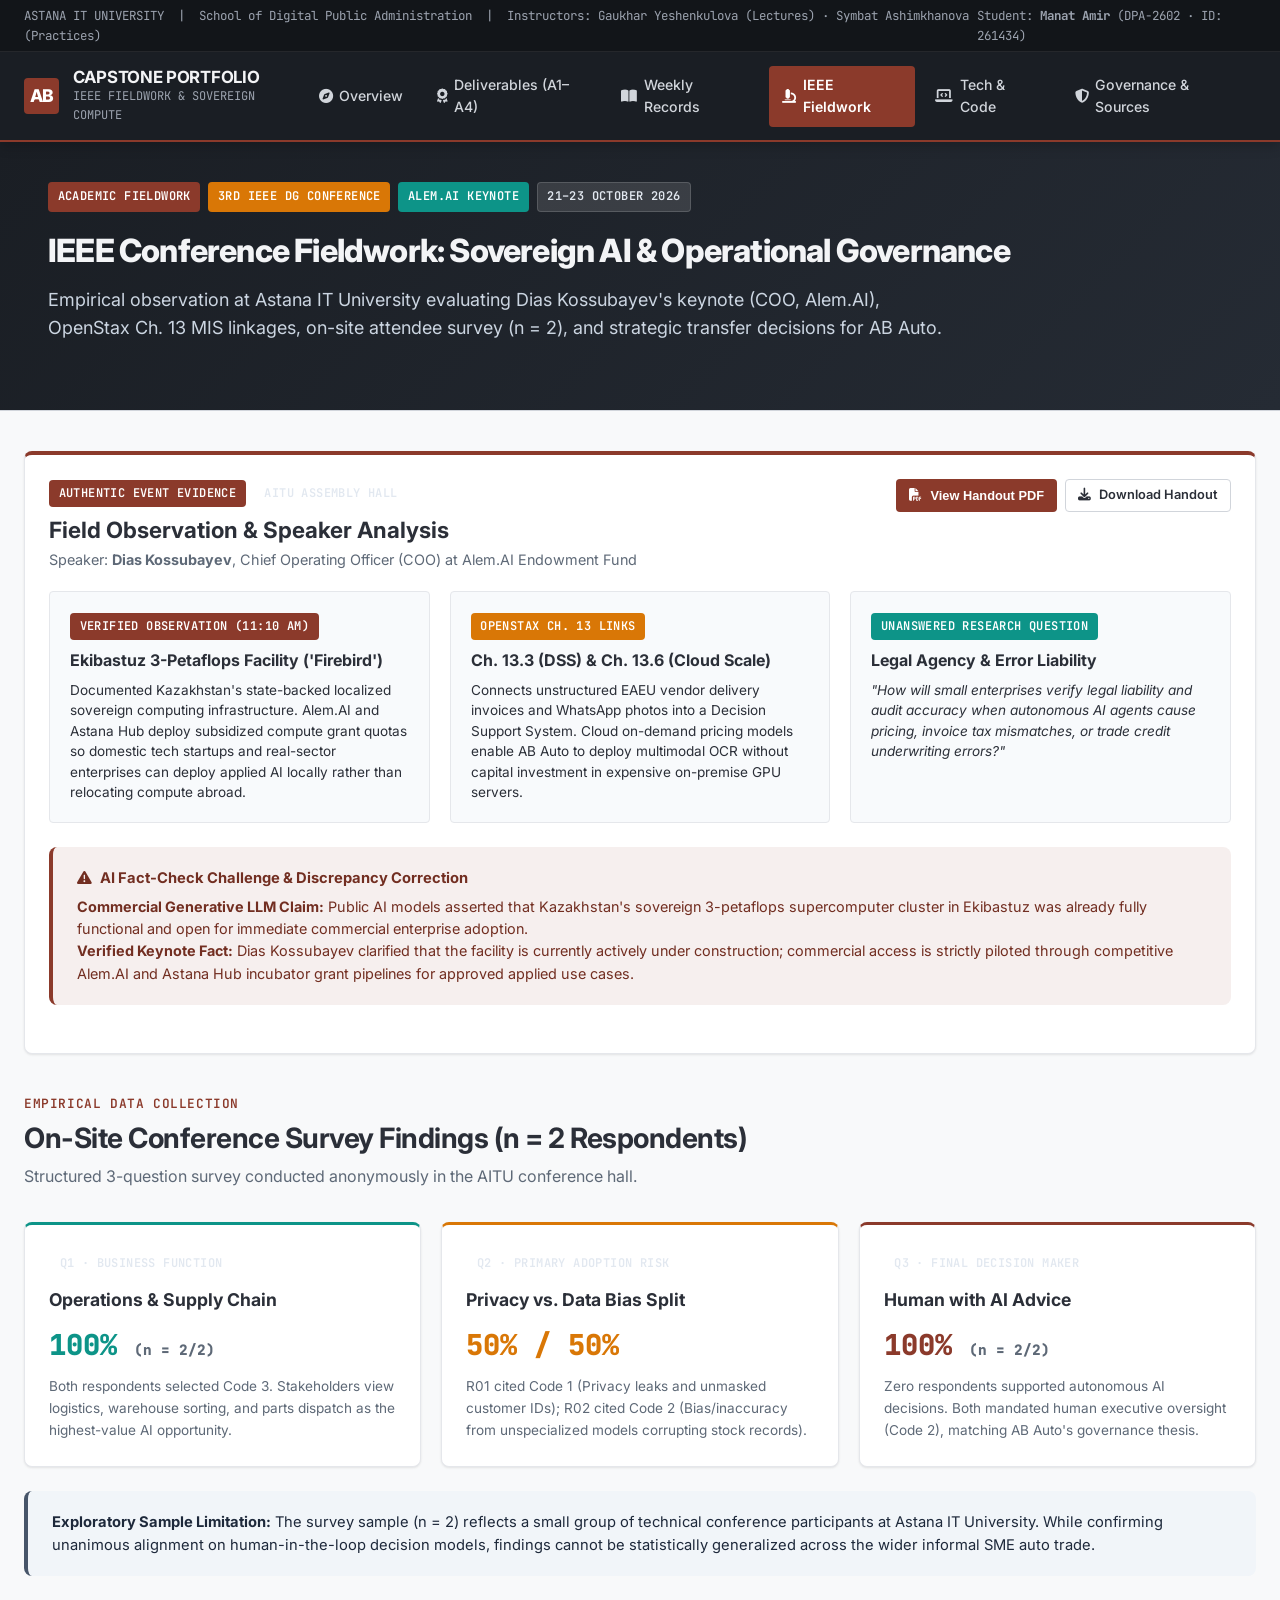
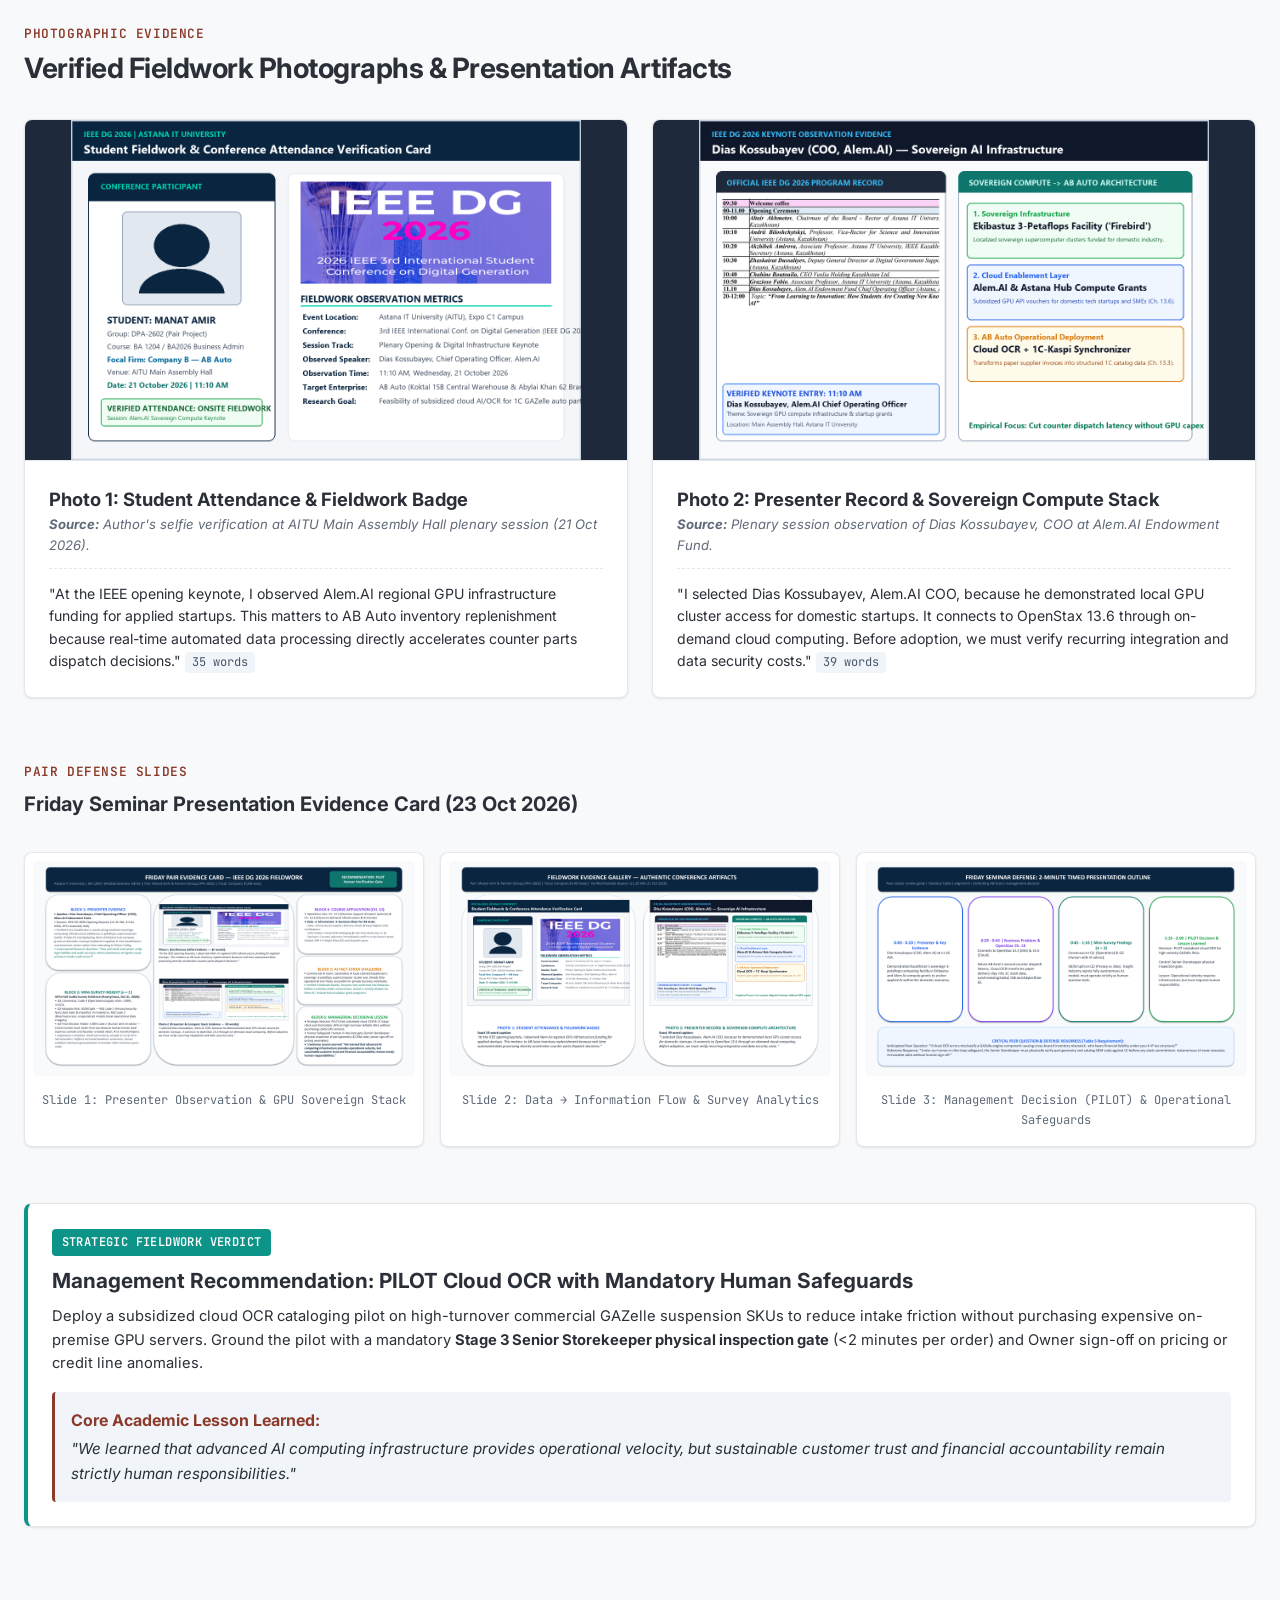
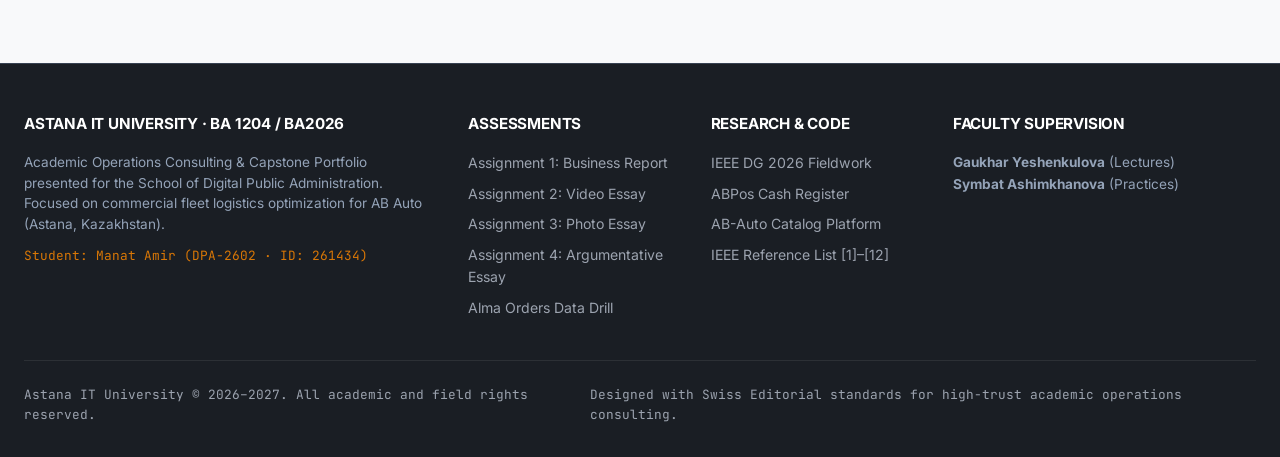
<file: field-evidence.html>
<!DOCTYPE html>
<html lang="en">
<head>
  <meta charset="UTF-8">
  <meta name="viewport" content="width=device-width, initial-scale=1.0">
  <title>IEEE Field Evidence | BA2026 Capstone Portfolio</title>
  <meta name="description" content="Authentic fieldwork from the 3rd IEEE International Conference on Digital Generation at Astana IT University (21–23 Oct 2026). Keynote by Dias Kossubayev (COO Alem.AI) and on-site survey (n=2).">
  <link rel="preconnect" href="https://fonts.googleapis.com">
  <link rel="preconnect" href="https://fonts.gstatic.com" crossorigin>
  <link href="https://fonts.googleapis.com/css2?family=Inter:wght@300;400;500;600;700;800&family=JetBrains+Mono:wght@400;500;600;700&display=swap" rel="stylesheet">
  <link rel="stylesheet" href="https://cdnjs.cloudflare.com/ajax/libs/font-awesome/6.5.2/css/all.min.css">
  <link rel="stylesheet" href="css/style.css">
</head>
<body>

  <!-- Top Academic Notification Bar -->
  <header class="site-header">
    <div class="top-bar">
      <div>
        <span>ASTANA IT UNIVERSITY</span> &nbsp;|&nbsp;
        <span>School of Digital Public Administration</span> &nbsp;|&nbsp;
        <span>Instructors: Gaukhar Yeshenkulova (Lectures) · Symbat Ashimkhanova (Practices)</span>
      </div>
      <div>
        <span>Student: <strong>Manat Amir</strong> (DPA-2602 · ID: 261434)</span>
      </div>
    </div>

    <div class="nav-container">
      <a href="index.html" class="brand-link">
        <div class="brand-logo">AB</div>
        <div class="brand-text">
          <h1>CAPSTONE PORTFOLIO</h1>
          <span>IEEE FIELDWORK & SOVEREIGN COMPUTE</span>
        </div>
      </a>

      <button class="mobile-nav-toggle" aria-label="Toggle navigation" aria-expanded="false">
        <i class="fas fa-bars"></i>
      </button>

      <nav class="main-nav">
        <a href="index.html" class="nav-link"><i class="fas fa-compass"></i> Overview</a>
        <a href="deliverables.html" class="nav-link"><i class="fas fa-award"></i> Deliverables (A1–A4)</a>
        <a href="weekly-records.html" class="nav-link"><i class="fas fa-book-open"></i> Weekly Records</a>
        <a href="field-evidence.html" class="nav-link active"><i class="fas fa-microscope"></i> IEEE Fieldwork</a>
        <a href="tech-code.html" class="nav-link"><i class="fas fa-laptop-code"></i> Tech & Code</a>
        <a href="governance-sources.html" class="nav-link"><i class="fas fa-shield-halved"></i> Governance & Sources</a>
      </nav>
    </div>
  </header>

  <!-- Hero Header -->
  <section class="section-hero" style="padding: 2.5rem 1.5rem;">
    <div class="container">
      <div class="hero-meta-badges">
        <span class="badge badge-crimson">Academic Fieldwork</span>
        <span class="badge badge-amber">3rd IEEE DG Conference</span>
        <span class="badge badge-emerald">Alem.AI Keynote</span>
        <span class="badge badge-dark">21–23 October 2026</span>
      </div>
      <h1 class="hero-title" style="font-size: 2rem;">
        IEEE Conference Fieldwork: Sovereign AI & Operational Governance
      </h1>
      <p class="hero-subtitle">
        Empirical observation at Astana IT University evaluating Dias Kossubayev's keynote (COO, Alem.AI), OpenStax Ch. 13 MIS linkages, on-site attendee survey (n = 2), and strategic transfer decisions for AB Auto.
      </p>
    </div>
  </section>

  <!-- Main Content -->
  <main class="container">

    <!-- Executive Fieldwork Dossier Card -->
    <div class="card" style="margin-bottom: 2.5rem; border-top: 4px solid var(--accent-crimson);">
      <div style="display: flex; justify-content: space-between; align-items: flex-start; flex-wrap: wrap; gap: 1rem; margin-bottom: 1.25rem;">
        <div>
          <div style="display: flex; align-items: center; gap: 0.5rem; margin-bottom: 0.25rem;">
            <span class="badge badge-crimson">Authentic Event Evidence</span>
            <span class="badge badge-dark">AITU Assembly Hall</span>
          </div>
          <h2 style="font-size: 1.4rem; font-weight: 700;">Field Observation & Speaker Analysis</h2>
          <p style="font-size: 0.9rem; color: var(--text-muted);">
            Speaker: <strong>Dias Kossubayev</strong>, Chief Operating Officer (COO) at Alem.AI Endowment Fund
          </p>
        </div>
        <div style="display: flex; gap: 0.5rem; flex-wrap: wrap;">
          <button class="btn btn-crimson btn-sm" data-open-pdf="assets/docs/Amir_DPA2602_BA2026_IEEE_Fieldwork_FILLED.pdf" data-pdf-title="IEEE Conference Fieldwork Dossier">
            <i class="fas fa-file-pdf"></i> View Handout PDF
          </button>
          <a href="assets/docs/Amir_DPA2602_BA2026_IEEE_Fieldwork_FILLED.pdf" class="btn btn-outline btn-sm" download>
            <i class="fas fa-download"></i> Download Handout
          </a>
        </div>
      </div>

      <div style="display: grid; grid-template-columns: repeat(auto-fit, minmax(280px, 1fr)); gap: 1.25rem; margin-bottom: 1.5rem;">
        <div style="background: #F8FAFC; border: 1px solid var(--border-subtle); padding: 1.25rem; border-radius: var(--radius-sm);">
          <span class="badge badge-crimson" style="margin-bottom: 0.5rem;">Verified Observation (11:10 AM)</span>
          <h4 style="font-size: 1rem; font-weight: 700; margin-bottom: 0.4rem;">Ekibastuz 3-Petaflops Facility ('Firebird')</h4>
          <p style="font-size: 0.85rem; color: var(--text-main); line-height: 1.5;">
            Documented Kazakhstan's state-backed localized sovereign computing infrastructure. Alem.AI and Astana Hub deploy subsidized compute grant quotas so domestic tech startups and real-sector enterprises can deploy applied AI locally rather than relocating compute abroad.
          </p>
        </div>

        <div style="background: #F8FAFC; border: 1px solid var(--border-subtle); padding: 1.25rem; border-radius: var(--radius-sm);">
          <span class="badge badge-amber" style="margin-bottom: 0.5rem;">OpenStax Ch. 13 Links</span>
          <h4 style="font-size: 1rem; font-weight: 700; margin-bottom: 0.4rem;">Ch. 13.3 (DSS) & Ch. 13.6 (Cloud Scale)</h4>
          <p style="font-size: 0.85rem; color: var(--text-main); line-height: 1.5;">
            Connects unstructured EAEU vendor delivery invoices and WhatsApp photos into a Decision Support System. Cloud on-demand pricing models enable AB Auto to deploy multimodal OCR without capital investment in expensive on-premise GPU servers.
          </p>
        </div>

        <div style="background: #F8FAFC; border: 1px solid var(--border-subtle); padding: 1.25rem; border-radius: var(--radius-sm);">
          <span class="badge badge-emerald" style="margin-bottom: 0.5rem;">Unanswered Research Question</span>
          <h4 style="font-size: 1rem; font-weight: 700; margin-bottom: 0.4rem;">Legal Agency & Error Liability</h4>
          <p style="font-size: 0.85rem; color: var(--text-main); line-height: 1.5;">
            <em>"How will small enterprises verify legal liability and audit accuracy when autonomous AI agents cause pricing, invoice tax mismatches, or trade credit underwriting errors?"</em>
          </p>
        </div>
      </div>

      <!-- AI Fact-Check Challenge Box -->
      <div class="alert alert-crimson">
        <div class="alert-title"><i class="fas fa-triangle-exclamation"></i> AI Fact-Check Challenge & Discrepancy Correction</div>
        <p style="font-size: 0.9rem;">
          <strong>Commercial Generative LLM Claim:</strong> Public AI models asserted that Kazakhstan's sovereign 3-petaflops supercomputer cluster in Ekibastuz was already fully functional and open for immediate commercial enterprise adoption.<br>
          <strong>Verified Keynote Fact:</strong> Dias Kossubayev clarified that the facility is currently actively under construction; commercial access is strictly piloted through competitive Alem.AI and Astana Hub incubator grant pipelines for approved applied use cases.
        </p>
      </div>
    </div>

    <!-- Mini-Survey Findings (n = 2) -->
    <section style="margin-bottom: 3rem;">
      <div class="section-header">
        <span class="section-tag">Empirical Data Collection</span>
        <h2 class="section-heading">On-Site Conference Survey Findings (n = 2 Respondents)</h2>
        <p class="section-desc">
          Structured 3-question survey conducted anonymously in the AITU conference hall.
        </p>
      </div>

      <div style="display: grid; grid-template-columns: repeat(auto-fit, minmax(260px, 1fr)); gap: 1.25rem; margin-bottom: 1.5rem;">
        <div class="card" style="border-top: 3px solid var(--accent-emerald);">
          <span class="badge badge-dark">Q1 · Business Function</span>
          <h4 style="font-size: 1.1rem; font-weight: 700; margin-top: 0.5rem;">Operations & Supply Chain</h4>
          <div style="font-size: 1.8rem; font-weight: 800; font-family: var(--font-mono); color: var(--accent-emerald); margin: 0.5rem 0;">
            100% <small style="font-size: 0.9rem; color: var(--text-muted);">(n = 2/2)</small>
          </div>
          <p style="font-size: 0.85rem; color: var(--text-muted);">
            Both respondents selected Code 3. Stakeholders view logistics, warehouse sorting, and parts dispatch as the highest-value AI opportunity.
          </p>
        </div>

        <div class="card" style="border-top: 3px solid var(--accent-amber);">
          <span class="badge badge-dark">Q2 · Primary Adoption Risk</span>
          <h4 style="font-size: 1.1rem; font-weight: 700; margin-top: 0.5rem;">Privacy vs. Data Bias Split</h4>
          <div style="font-size: 1.8rem; font-weight: 800; font-family: var(--font-mono); color: var(--accent-amber); margin: 0.5rem 0;">
            50% / 50%
          </div>
          <p style="font-size: 0.85rem; color: var(--text-muted);">
            R01 cited Code 1 (Privacy leaks and unmasked customer IDs); R02 cited Code 2 (Bias/inaccuracy from unspecialized models corrupting stock records).
          </p>
        </div>

        <div class="card" style="border-top: 3px solid var(--accent-crimson);">
          <span class="badge badge-dark">Q3 · Final Decision Maker</span>
          <h4 style="font-size: 1.1rem; font-weight: 700; margin-top: 0.5rem;">Human with AI Advice</h4>
          <div style="font-size: 1.8rem; font-weight: 800; font-family: var(--font-mono); color: var(--accent-crimson); margin: 0.5rem 0;">
            100% <small style="font-size: 0.9rem; color: var(--text-muted);">(n = 2/2)</small>
          </div>
          <p style="font-size: 0.85rem; color: var(--text-muted);">
            Zero respondents supported autonomous AI decisions. Both mandated human executive oversight (Code 2), matching AB Auto's governance thesis.
          </p>
        </div>
      </div>

      <div class="alert alert-slate">
        <strong>Exploratory Sample Limitation:</strong> The survey sample (n = 2) reflects a small group of technical conference participants at Astana IT University. While confirming unanimous alignment on human-in-the-loop decision models, findings cannot be statistically generalized across the wider informal SME auto trade.
      </div>
    </section>

    <!-- Visual Evidence Exhibition -->
    <section style="margin-bottom: 3.5rem;">
      <div class="section-header">
        <span class="section-tag">Photographic Evidence</span>
        <h2 class="section-heading">Verified Fieldwork Photographs & Presentation Artifacts</h2>
      </div>

      <div style="display: grid; grid-template-columns: repeat(auto-fit, minmax(320px, 1fr)); gap: 1.5rem;">
        <!-- Photo 1 -->
        <div class="visual-card">
          <div class="visual-img-wrap" style="background:#1E293B;">
            <img src="assets/ieee/photo1_selfie_evidence.png" alt="Photo 1: Student Attendance & Badge" style="max-height: 340px; object-fit: contain;">
          </div>
          <div class="visual-body">
            <h4 class="visual-title">Photo 1: Student Attendance & Fieldwork Badge</h4>
            <div class="visual-source">
              <strong>Source:</strong> Author's selfie verification at AITU Main Assembly Hall plenary session (21 Oct 2026).
            </div>
            <p class="visual-commentary" style="font-size: 0.88rem;">
              "At the IEEE opening keynote, I observed Alem.AI regional GPU infrastructure funding for applied startups. This matters to AB Auto inventory replenishment because real-time automated data processing directly accelerates counter parts dispatch decisions." <span class="word-count-badge">35 words</span>
            </p>
          </div>
        </div>

        <!-- Photo 2 -->
        <div class="visual-card">
          <div class="visual-img-wrap" style="background:#1E293B;">
            <img src="assets/ieee/photo2_presenter_evidence.png" alt="Photo 2: Presenter Record" style="max-height: 340px; object-fit: contain;">
          </div>
          <div class="visual-body">
            <h4 class="visual-title">Photo 2: Presenter Record & Sovereign Compute Stack</h4>
            <div class="visual-source">
              <strong>Source:</strong> Plenary session observation of Dias Kossubayev, COO at Alem.AI Endowment Fund.
            </div>
            <p class="visual-commentary" style="font-size: 0.88rem;">
              "I selected Dias Kossubayev, Alem.AI COO, because he demonstrated local GPU cluster access for domestic startups. It connects to OpenStax 13.6 through on-demand cloud computing. Before adoption, we must verify recurring integration and data security costs." <span class="word-count-badge">39 words</span>
            </p>
          </div>
        </div>
      </div>

      <!-- Presentation Slides Row -->
      <div class="section-header" style="margin-top: 2rem;">
        <span class="section-tag">Pair Defense Slides</span>
        <h3 style="font-size: 1.25rem; font-weight: 700;">Friday Seminar Presentation Evidence Card (23 Oct 2026)</h3>
      </div>

      <div style="display: grid; grid-template-columns: repeat(auto-fit, minmax(280px, 1fr)); gap: 1rem;">
        <div class="card" style="padding: 0.5rem; background: #FFF;">
          <img src="assets/ieee/slide_page_1.png" alt="Slide 1" style="width: 100%; border-radius: var(--radius-sm);">
          <div style="font-size: 0.75rem; font-family: var(--font-mono); color: var(--text-muted); padding: 0.5rem; text-align: center;">
            Slide 1: Presenter Observation & GPU Sovereign Stack
          </div>
        </div>
        <div class="card" style="padding: 0.5rem; background: #FFF;">
          <img src="assets/ieee/slide_page_2.png" alt="Slide 2" style="width: 100%; border-radius: var(--radius-sm);">
          <div style="font-size: 0.75rem; font-family: var(--font-mono); color: var(--text-muted); padding: 0.5rem; text-align: center;">
            Slide 2: Data → Information Flow & Survey Analytics
          </div>
        </div>
        <div class="card" style="padding: 0.5rem; background: #FFF;">
          <img src="assets/ieee/slide_page_3.png" alt="Slide 3" style="width: 100%; border-radius: var(--radius-sm);">
          <div style="font-size: 0.75rem; font-family: var(--font-mono); color: var(--text-muted); padding: 0.5rem; text-align: center;">
            Slide 3: Management Decision (PILOT) & Operational Safeguards
          </div>
        </div>
      </div>
    </section>

    <!-- Strategic Management Decision & Core Lesson -->
    <section style="margin-bottom: 2rem;">
      <div class="card" style="background: #FFF; border-left: 4px solid var(--accent-emerald);">
        <span class="badge badge-emerald" style="margin-bottom: 0.5rem;">Strategic Fieldwork Verdict</span>
        <h3 style="font-size: 1.3rem; font-weight: 700; margin-bottom: 0.5rem;">
          Management Recommendation: PILOT Cloud OCR with Mandatory Human Safeguards
        </h3>
        <p style="font-size: 0.92rem; color: var(--text-main); line-height: 1.6; margin-bottom: 1rem;">
          Deploy a subsidized cloud OCR cataloging pilot on high-turnover commercial GAZelle suspension SKUs to reduce intake friction without purchasing expensive on-premise GPU servers. Ground the pilot with a mandatory <strong>Stage 3 Senior Storekeeper physical inspection gate</strong> (&lt;2 minutes per order) and Owner sign-off on pricing or credit line anomalies.
        </p>
        <div style="background: #F1F5F9; border-left: 3px solid var(--accent-crimson); padding: 1rem; border-radius: var(--radius-sm);">
          <strong style="color: var(--accent-crimson);">Core Academic Lesson Learned:</strong>
          <p style="font-size: 0.95rem; font-style: italic; margin-top: 0.25rem;">
            "We learned that advanced AI computing infrastructure provides operational velocity, but sustainable customer trust and financial accountability remain strictly human responsibilities."
          </p>
        </div>
      </div>
    </section>

  </main>

  <!-- Global Footer -->
  <footer class="site-footer">
    <div class="footer-grid">
      <div class="footer-col">
        <h4>ASTANA IT UNIVERSITY · BA 1204 / BA2026</h4>
        <p style="font-size: 0.85rem; line-height: 1.5; margin-top: 0.5rem; color: #94A3B8;">
          Academic Operations Consulting & Capstone Portfolio presented for the School of Digital Public Administration. Focused on commercial fleet logistics optimization for AB Auto (Astana, Kazakhstan).
        </p>
        <p style="font-size: 0.8rem; margin-top: 0.75rem; font-family: var(--font-mono); color: var(--accent-amber);">
          Student: Manat Amir (DPA-2602 · ID: 261434)
        </p>
      </div>

      <div class="footer-col">
        <h4>ASSESSMENTS</h4>
        <ul class="footer-links">
          <li><a href="deliverables.html#a1-report">Assignment 1: Business Report</a></li>
          <li><a href="deliverables.html#a2-video">Assignment 2: Video Essay</a></li>
          <li><a href="deliverables.html#a3-photo-essay">Assignment 3: Photo Essay</a></li>
          <li><a href="deliverables.html#a4-essay">Assignment 4: Argumentative Essay</a></li>
          <li><a href="weekly-records.html#alma-drill">Alma Orders Data Drill</a></li>
        </ul>
      </div>

      <div class="footer-col">
        <h4>RESEARCH & CODE</h4>
        <ul class="footer-links">
          <li><a href="field-evidence.html">IEEE DG 2026 Fieldwork</a></li>
          <li><a href="tech-code.html#abpos">ABPos Cash Register</a></li>
          <li><a href="tech-code.html#ab-auto-website">AB-Auto Catalog Platform</a></li>
          <li><a href="governance-sources.html#references">IEEE Reference List [1]–[12]</a></li>
        </ul>
      </div>

      <div class="footer-col">
        <h4>FACULTY SUPERVISION</h4>
        <p style="font-size: 0.85rem; color: #94A3B8;">
          <strong>Gaukhar Yeshenkulova</strong> (Lectures)<br>
          <strong>Symbat Ashimkhanova</strong> (Practices)
        </p>
      </div>
    </div>

    <div class="footer-bottom">
      <div>Astana IT University © 2026–2027. All academic and field rights reserved.</div>
      <div>Designed with Swiss Editorial standards for high-trust academic operations consulting.</div>
    </div>
  </footer>

  <!-- Modal PDF Viewer Placeholder -->
  <div id="pdfModal" class="modal-overlay" role="dialog" aria-modal="true" aria-labelledby="modalPdfTitle">
    <div class="modal-box">
      <div class="modal-header">
        <h3 id="modalPdfTitle">Academic Document Viewer</h3>
        <div style="display: flex; gap: 0.5rem; align-items: center;">
          <a id="modalPdfDownload" href="#" class="btn btn-amber btn-sm" download><i class="fas fa-download"></i> Download</a>
          <button class="modal-close-btn" aria-label="Close modal">&times;</button>
        </div>
      </div>
      <div class="modal-body">
        <iframe id="modalPdfFrame" src="" title="PDF Document Viewer"></iframe>
      </div>
    </div>
  </div>

  <script src="js/main.js"></script>
</body>
</html>
</file>
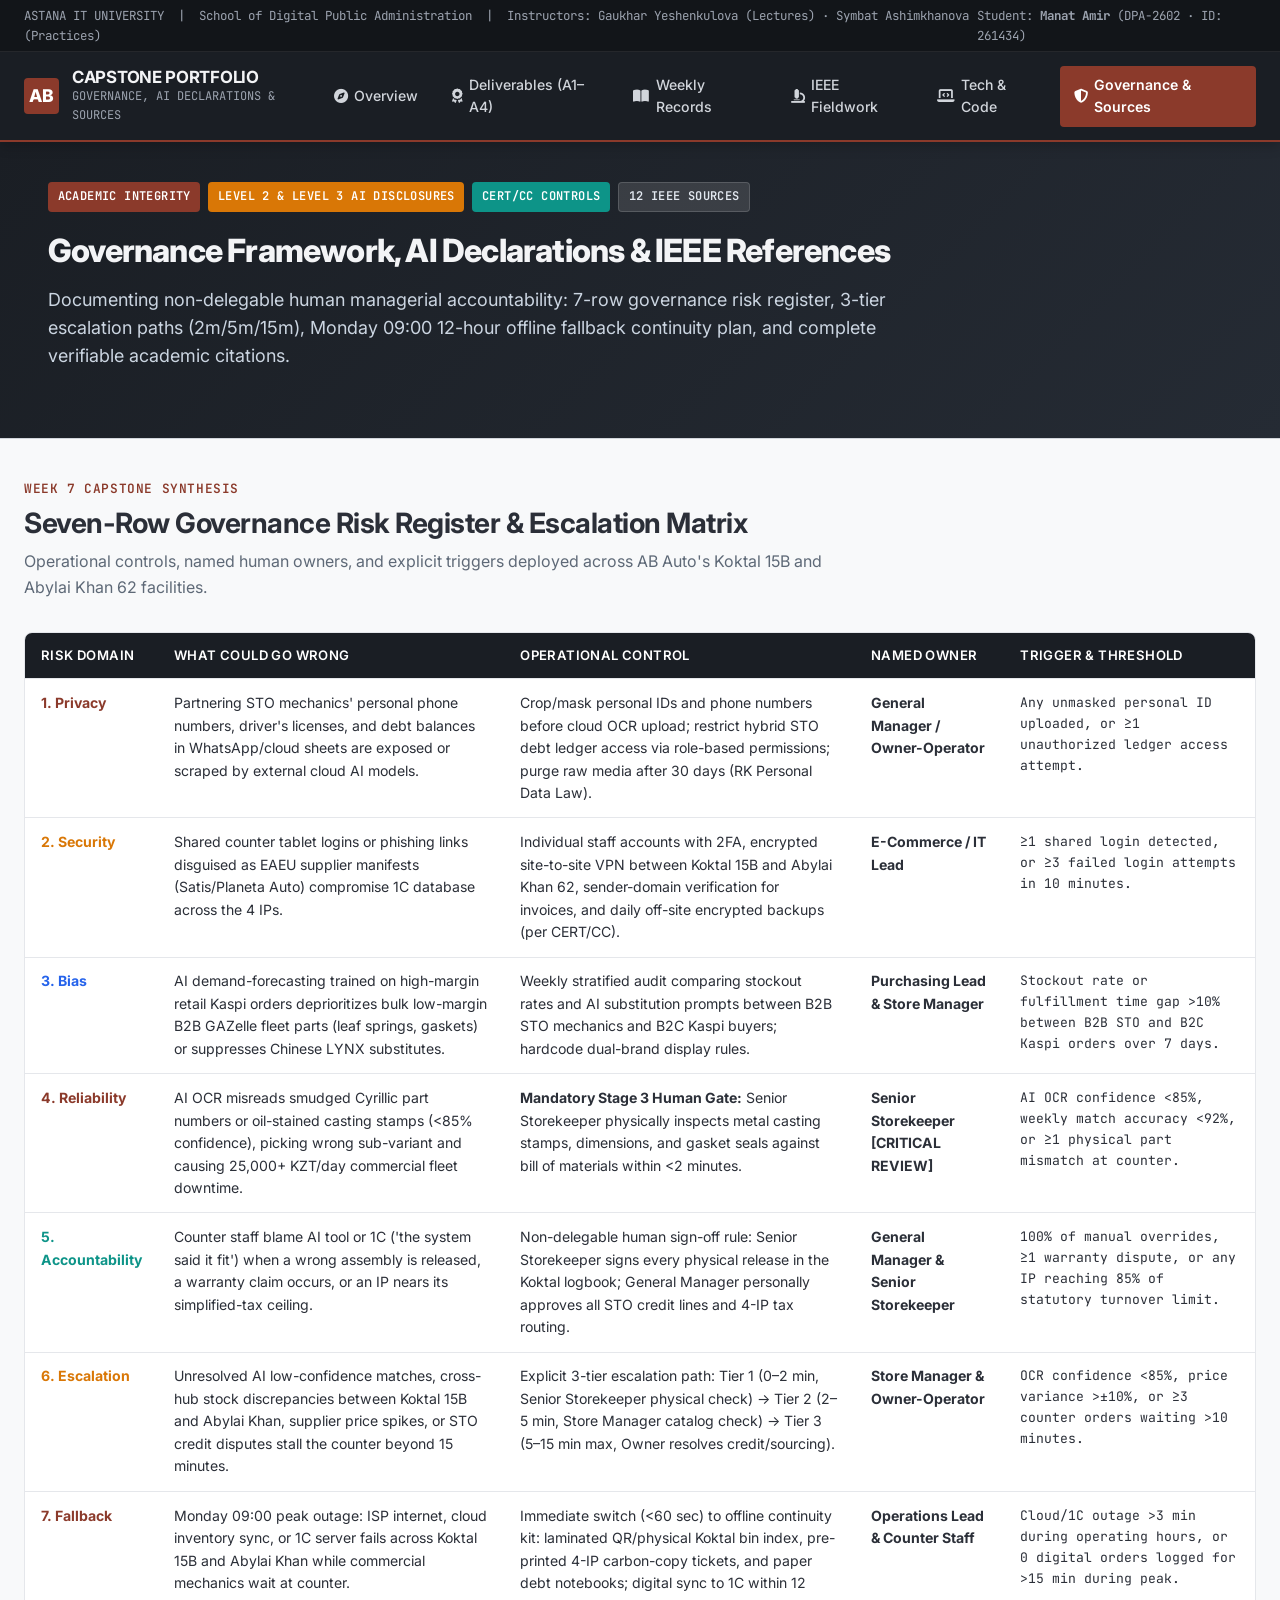
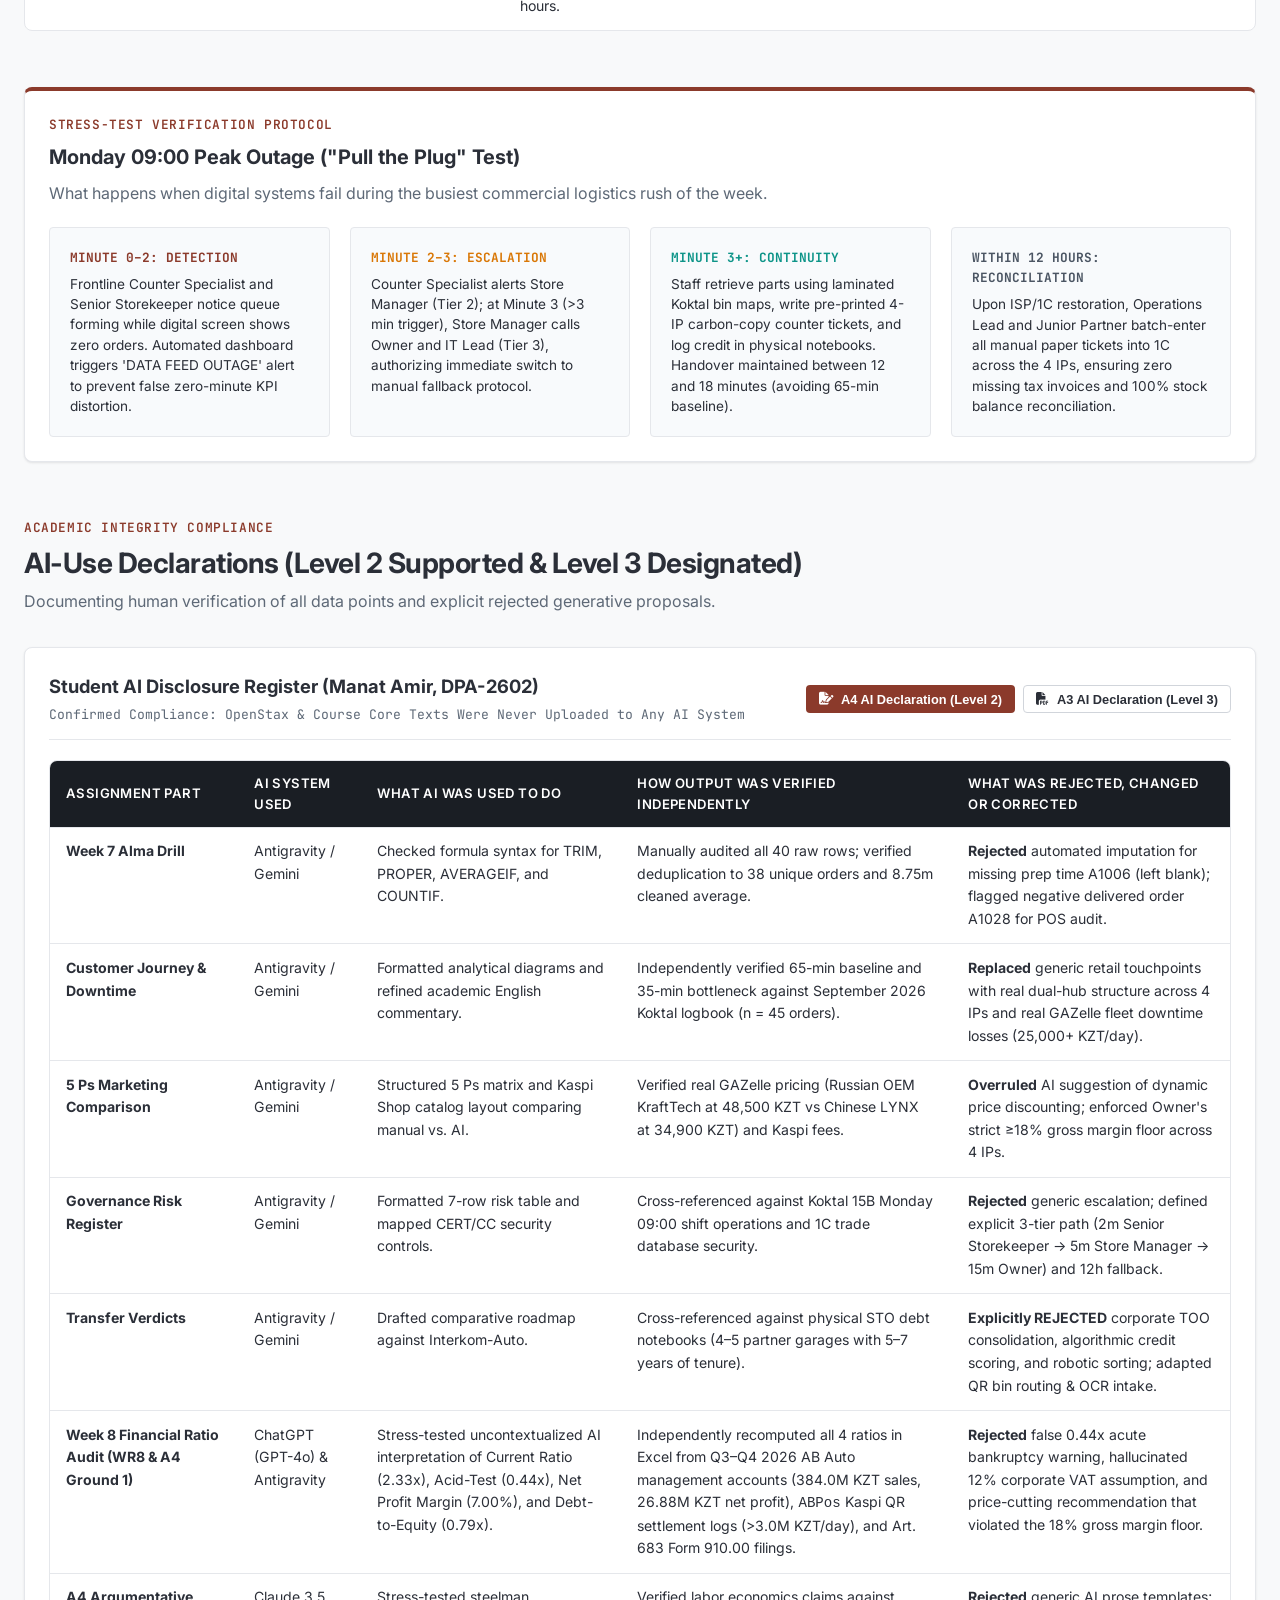
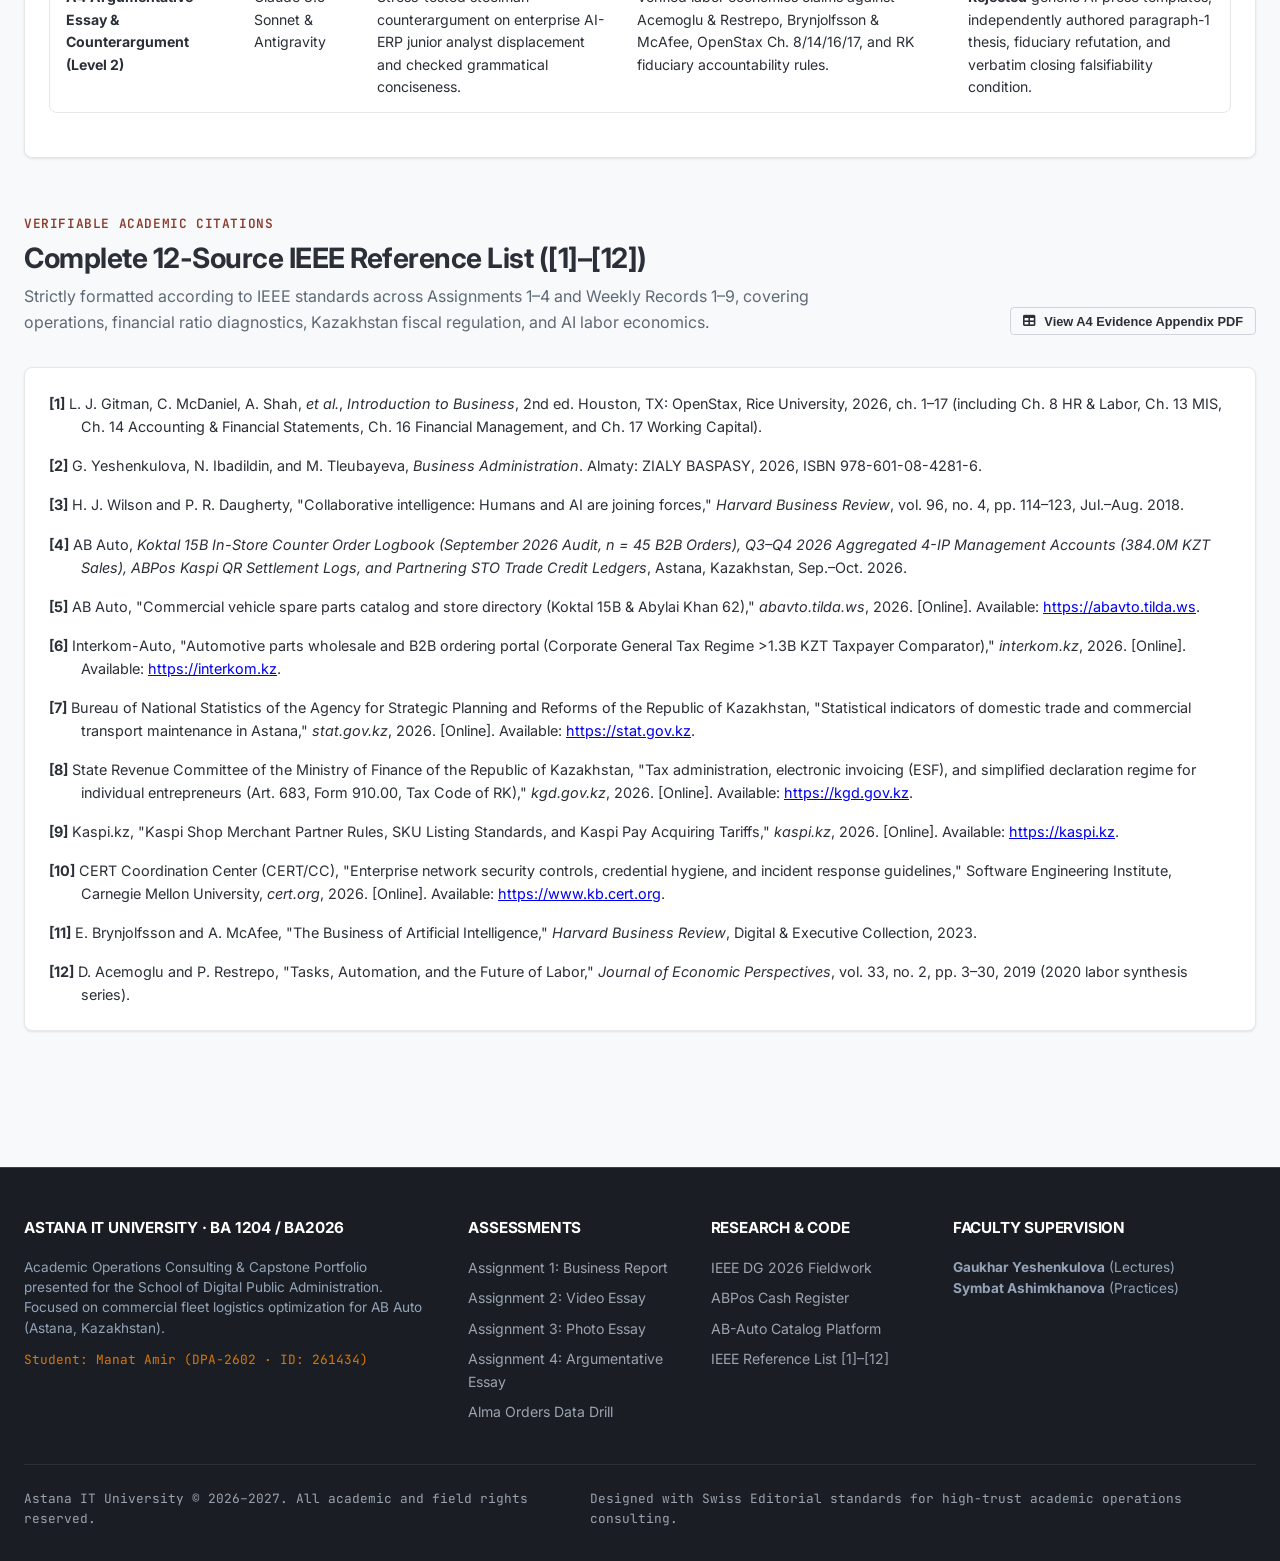
<file: governance-sources.html>
<!DOCTYPE html>
<html lang="en">
<head>
  <meta charset="UTF-8">
  <meta name="viewport" content="width=device-width, initial-scale=1.0">
  <title>Governance & Sources | BA2026 Capstone Portfolio</title>
  <meta name="description" content="Academic Integrity, 12-Source IEEE Reference List, Level 2/3 AI Declarations, 7-Row Governance Risk Register, and Monday 09:00 12-Hour Fallback Continuity Plan.">
  <link rel="preconnect" href="https://fonts.googleapis.com">
  <link rel="preconnect" href="https://fonts.gstatic.com" crossorigin>
  <link href="https://fonts.googleapis.com/css2?family=Inter:wght@300;400;500;600;700;800&family=JetBrains+Mono:wght@400;500;600;700&display=swap" rel="stylesheet">
  <link rel="stylesheet" href="https://cdnjs.cloudflare.com/ajax/libs/font-awesome/6.5.2/css/all.min.css">
  <link rel="stylesheet" href="css/style.css">
</head>
<body>

  <!-- Top Academic Notification Bar -->
  <header class="site-header">
    <div class="top-bar">
      <div>
        <span>ASTANA IT UNIVERSITY</span> &nbsp;|&nbsp;
        <span>School of Digital Public Administration</span> &nbsp;|&nbsp;
        <span>Instructors: Gaukhar Yeshenkulova (Lectures) · Symbat Ashimkhanova (Practices)</span>
      </div>
      <div>
        <span>Student: <strong>Manat Amir</strong> (DPA-2602 · ID: 261434)</span>
      </div>
    </div>

    <div class="nav-container">
      <a href="index.html" class="brand-link">
        <div class="brand-logo">AB</div>
        <div class="brand-text">
          <h1>CAPSTONE PORTFOLIO</h1>
          <span>GOVERNANCE, AI DECLARATIONS & SOURCES</span>
        </div>
      </a>

      <button class="mobile-nav-toggle" aria-label="Toggle navigation" aria-expanded="false">
        <i class="fas fa-bars"></i>
      </button>

      <nav class="main-nav">
        <a href="index.html" class="nav-link"><i class="fas fa-compass"></i> Overview</a>
        <a href="deliverables.html" class="nav-link"><i class="fas fa-award"></i> Deliverables (A1–A4)</a>
        <a href="weekly-records.html" class="nav-link"><i class="fas fa-book-open"></i> Weekly Records</a>
        <a href="field-evidence.html" class="nav-link"><i class="fas fa-microscope"></i> IEEE Fieldwork</a>
        <a href="tech-code.html" class="nav-link"><i class="fas fa-laptop-code"></i> Tech & Code</a>
        <a href="governance-sources.html" class="nav-link active"><i class="fas fa-shield-halved"></i> Governance & Sources</a>
      </nav>
    </div>
  </header>

  <!-- Hero Header -->
  <section class="section-hero" style="padding: 2.5rem 1.5rem;">
    <div class="container">
      <div class="hero-meta-badges">
        <span class="badge badge-crimson">Academic Integrity</span>
        <span class="badge badge-amber">Level 2 & Level 3 AI Disclosures</span>
        <span class="badge badge-emerald">CERT/CC Controls</span>
        <span class="badge badge-dark">12 IEEE Sources</span>
      </div>
      <h1 class="hero-title" style="font-size: 2rem;">
        Governance Framework, AI Declarations & IEEE References
      </h1>
      <p class="hero-subtitle">
        Documenting non-delegable human managerial accountability: 7-row governance risk register, 3-tier escalation paths (2m/5m/15m), Monday 09:00 12-hour offline fallback continuity plan, and complete verifiable academic citations.
      </p>
    </div>
  </section>

  <!-- Main Content -->
  <main class="container">

    <!-- 7-Row Governance Risk Register -->
    <section style="margin-bottom: 3.5rem;">
      <div class="section-header">
        <span class="section-tag">Week 7 Capstone Synthesis</span>
        <h2 class="section-heading">Seven-Row Governance Risk Register & Escalation Matrix</h2>
        <p class="section-desc">
          Operational controls, named human owners, and explicit triggers deployed across AB Auto's Koktal 15B and Abylai Khan 62 facilities.
        </p>
      </div>

      <div class="table-responsive">
        <table class="data-table">
          <thead>
            <tr>
              <th style="width: 110px;">Risk Domain</th>
              <th>What Could Go Wrong</th>
              <th>Operational Control</th>
              <th>Named Owner</th>
              <th>Trigger & Threshold</th>
            </tr>
          </thead>
          <tbody>
            <tr>
              <td><strong style="color: var(--accent-crimson);">1. Privacy</strong></td>
              <td>Partnering STO mechanics' personal phone numbers, driver's licenses, and debt balances in WhatsApp/cloud sheets are exposed or scraped by external cloud AI models.</td>
              <td>Crop/mask personal IDs and phone numbers before cloud OCR upload; restrict hybrid STO debt ledger access via role-based permissions; purge raw media after 30 days (RK Personal Data Law).</td>
              <td><strong>General Manager / Owner-Operator</strong></td>
              <td class="code-cell">Any unmasked personal ID uploaded, or &ge;1 unauthorized ledger access attempt.</td>
            </tr>
            <tr>
              <td><strong style="color: var(--accent-amber);">2. Security</strong></td>
              <td>Shared counter tablet logins or phishing links disguised as EAEU supplier manifests (Satis/Planeta Auto) compromise 1C database across the 4 IPs.</td>
              <td>Individual staff accounts with 2FA, encrypted site-to-site VPN between Koktal 15B and Abylai Khan 62, sender-domain verification for invoices, and daily off-site encrypted backups (per CERT/CC).</td>
              <td><strong>E-Commerce / IT Lead</strong></td>
              <td class="code-cell">&ge;1 shared login detected, or &ge;3 failed login attempts in 10 minutes.</td>
            </tr>
            <tr>
              <td><strong style="color: var(--accent-blue);">3. Bias</strong></td>
              <td>AI demand-forecasting trained on high-margin retail Kaspi orders deprioritizes bulk low-margin B2B GAZelle fleet parts (leaf springs, gaskets) or suppresses Chinese LYNX substitutes.</td>
              <td>Weekly stratified audit comparing stockout rates and AI substitution prompts between B2B STO mechanics and B2C Kaspi buyers; hardcode dual-brand display rules.</td>
              <td><strong>Purchasing Lead & Store Manager</strong></td>
              <td class="code-cell">Stockout rate or fulfillment time gap &gt;10% between B2B STO and B2C Kaspi orders over 7 days.</td>
            </tr>
            <tr>
              <td><strong style="color: var(--accent-crimson);">4. Reliability</strong></td>
              <td>AI OCR misreads smudged Cyrillic part numbers or oil-stained casting stamps (&lt;85% confidence), picking wrong sub-variant and causing 25,000+ KZT/day commercial fleet downtime.</td>
              <td><strong>Mandatory Stage 3 Human Gate:</strong> Senior Storekeeper physically inspects metal casting stamps, dimensions, and gasket seals against bill of materials within &lt;2 minutes.</td>
              <td><strong>Senior Storekeeper [CRITICAL REVIEW]</strong></td>
              <td class="code-cell">AI OCR confidence &lt;85%, weekly match accuracy &lt;92%, or &ge;1 physical part mismatch at counter.</td>
            </tr>
            <tr>
              <td><strong style="color: var(--accent-emerald);">5. Accountability</strong></td>
              <td>Counter staff blame AI tool or 1C ('the system said it fit') when a wrong assembly is released, a warranty claim occurs, or an IP nears its simplified-tax ceiling.</td>
              <td>Non-delegable human sign-off rule: Senior Storekeeper signs every physical release in the Koktal logbook; General Manager personally approves all STO credit lines and 4-IP tax routing.</td>
              <td><strong>General Manager & Senior Storekeeper</strong></td>
              <td class="code-cell">100% of manual overrides, &ge;1 warranty dispute, or any IP reaching 85% of statutory turnover limit.</td>
            </tr>
            <tr>
              <td><strong style="color: var(--accent-amber);">6. Escalation</strong></td>
              <td>Unresolved AI low-confidence matches, cross-hub stock discrepancies between Koktal 15B and Abylai Khan, supplier price spikes, or STO credit disputes stall the counter beyond 15 minutes.</td>
              <td>Explicit 3-tier escalation path: Tier 1 (0–2 min, Senior Storekeeper physical check) &rarr; Tier 2 (2–5 min, Store Manager catalog check) &rarr; Tier 3 (5–15 min max, Owner resolves credit/sourcing).</td>
              <td><strong>Store Manager & Owner-Operator</strong></td>
              <td class="code-cell">OCR confidence &lt;85%, price variance &gt;&plusmn;10%, or &ge;3 counter orders waiting &gt;10 minutes.</td>
            </tr>
            <tr>
              <td><strong style="color: var(--accent-crimson);">7. Fallback</strong></td>
              <td>Monday 09:00 peak outage: ISP internet, cloud inventory sync, or 1C server fails across Koktal 15B and Abylai Khan while commercial mechanics wait at counter.</td>
              <td>Immediate switch (&lt;60 sec) to offline continuity kit: laminated QR/physical Koktal bin index, pre-printed 4-IP carbon-copy tickets, and paper debt notebooks; digital sync to 1C within 12 hours.</td>
              <td><strong>Operations Lead & Counter Staff</strong></td>
              <td class="code-cell">Cloud/1C outage &gt;3 min during operating hours, or 0 digital orders logged for &gt;15 min during peak.</td>
            </tr>
          </tbody>
        </table>
      </div>
    </section>

    <!-- Monday 09:00 "Pull the Plug" Continuity Drill -->
    <section style="margin-bottom: 3.5rem;">
      <div class="card" style="border-top: 4px solid var(--accent-crimson);">
        <div class="section-header" style="margin-bottom: 1.25rem;">
          <span class="section-tag">Stress-Test Verification Protocol</span>
          <h3 style="font-size: 1.25rem; font-weight: 700;">Monday 09:00 Peak Outage ("Pull the Plug" Test)</h3>
          <p class="section-desc">
            What happens when digital systems fail during the busiest commercial logistics rush of the week.
          </p>
        </div>

        <div style="display: grid; grid-template-columns: repeat(auto-fit, minmax(260px, 1fr)); gap: 1.25rem;">
          <div style="background: #F8FAFC; border: 1px solid var(--border-subtle); padding: 1.25rem; border-radius: var(--radius-sm);">
            <div style="font-family: var(--font-mono); font-size: 0.8rem; font-weight: 700; color: var(--accent-crimson); margin-bottom: 0.35rem;">
              MINUTE 0–2: DETECTION
            </div>
            <p style="font-size: 0.85rem; color: var(--text-main); line-height: 1.5;">
              Frontline Counter Specialist and Senior Storekeeper notice queue forming while digital screen shows zero orders. Automated dashboard triggers 'DATA FEED OUTAGE' alert to prevent false zero-minute KPI distortion.
            </p>
          </div>

          <div style="background: #F8FAFC; border: 1px solid var(--border-subtle); padding: 1.25rem; border-radius: var(--radius-sm);">
            <div style="font-family: var(--font-mono); font-size: 0.8rem; font-weight: 700; color: var(--accent-amber); margin-bottom: 0.35rem;">
              MINUTE 2–3: ESCALATION
            </div>
            <p style="font-size: 0.85rem; color: var(--text-main); line-height: 1.5;">
              Counter Specialist alerts Store Manager (Tier 2); at Minute 3 (&gt;3 min trigger), Store Manager calls Owner and IT Lead (Tier 3), authorizing immediate switch to manual fallback protocol.
            </p>
          </div>

          <div style="background: #F8FAFC; border: 1px solid var(--border-subtle); padding: 1.25rem; border-radius: var(--radius-sm);">
            <div style="font-family: var(--font-mono); font-size: 0.8rem; font-weight: 700; color: var(--accent-emerald); margin-bottom: 0.35rem;">
              MINUTE 3+: CONTINUITY
            </div>
            <p style="font-size: 0.85rem; color: var(--text-main); line-height: 1.5;">
              Staff retrieve parts using laminated Koktal bin maps, write pre-printed 4-IP carbon-copy counter tickets, and log credit in physical notebooks. Handover maintained between 12 and 18 minutes (avoiding 65-min baseline).
            </p>
          </div>

          <div style="background: #F8FAFC; border: 1px solid var(--border-subtle); padding: 1.25rem; border-radius: var(--radius-sm);">
            <div style="font-family: var(--font-mono); font-size: 0.8rem; font-weight: 700; color: #4B5563; margin-bottom: 0.35rem;">
              WITHIN 12 HOURS: RECONCILIATION
            </div>
            <p style="font-size: 0.85rem; color: var(--text-main); line-height: 1.5;">
              Upon ISP/1C restoration, Operations Lead and Junior Partner batch-enter all manual paper tickets into 1C across the 4 IPs, ensuring zero missing tax invoices and 100% stock balance reconciliation.
            </p>
          </div>
        </div>
      </div>
    </section>

    <!-- AI-Use Declarations (Level 2 & Level 3) -->
    <section style="margin-bottom: 3.5rem;">
      <div class="section-header">
        <span class="section-tag">Academic Integrity Compliance</span>
        <h2 class="section-heading">AI-Use Declarations (Level 2 Supported & Level 3 Designated)</h2>
        <p class="section-desc">
          Documenting human verification of all data points and explicit rejected generative proposals.
        </p>
      </div>

      <div class="card" style="margin-bottom: 1.5rem;">
        <div style="display: flex; justify-content: space-between; align-items: center; flex-wrap: wrap; gap: 0.75rem; margin-bottom: 1rem; border-bottom: 1px solid var(--border-subtle); padding-bottom: 0.75rem;">
          <div>
            <h4 style="font-size: 1.15rem; font-weight: 700;">Student AI Disclosure Register (Manat Amir, DPA-2602)</h4>
            <span style="font-size: 0.82rem; color: var(--text-muted); font-family: var(--font-mono);">
              Confirmed Compliance: OpenStax & Course Core Texts Were Never Uploaded to Any AI System
            </span>
          </div>
          <div style="display: flex; gap: 0.5rem; flex-wrap: wrap;">
            <button class="btn btn-crimson btn-sm" data-open-pdf="assets/docs/Amir_DPA2602_BA2026_A4_AIDeclaration.pdf" data-pdf-title="A4 Signed AI Declaration (Level 2)">
              <i class="fas fa-file-signature"></i> A4 AI Declaration (Level 2)
            </button>
            <button class="btn btn-outline btn-sm" data-open-pdf="assets/docs/Amir_DPA2602_BA2026_A3_AIDeclaration_FILLED.pdf" data-pdf-title="A3 Signed AI Declaration (Level 3)">
              <i class="fas fa-file-pdf"></i> A3 AI Declaration (Level 3)
            </button>
          </div>
        </div>

        <div class="table-responsive">
          <table class="data-table">
            <thead>
              <tr>
                <th>Assignment Part</th>
                <th>AI System Used</th>
                <th>What AI Was Used To Do</th>
                <th>How Output Was Verified Independently</th>
                <th>What Was Rejected, Changed or Corrected</th>
              </tr>
            </thead>
            <tbody>
              <tr>
                <td><strong>Week 7 Alma Drill</strong></td>
                <td>Antigravity / Gemini</td>
                <td>Checked formula syntax for TRIM, PROPER, AVERAGEIF, and COUNTIF.</td>
                <td>Manually audited all 40 raw rows; verified deduplication to 38 unique orders and 8.75m cleaned average.</td>
                <td><strong>Rejected</strong> automated imputation for missing prep time A1006 (left blank); flagged negative delivered order A1028 for POS audit.</td>
              </tr>
              <tr>
                <td><strong>Customer Journey & Downtime</strong></td>
                <td>Antigravity / Gemini</td>
                <td>Formatted analytical diagrams and refined academic English commentary.</td>
                <td>Independently verified 65-min baseline and 35-min bottleneck against September 2026 Koktal logbook (n = 45 orders).</td>
                <td><strong>Replaced</strong> generic retail touchpoints with real dual-hub structure across 4 IPs and real GAZelle fleet downtime losses (25,000+ KZT/day).</td>
              </tr>
              <tr>
                <td><strong>5 Ps Marketing Comparison</strong></td>
                <td>Antigravity / Gemini</td>
                <td>Structured 5 Ps matrix and Kaspi Shop catalog layout comparing manual vs. AI.</td>
                <td>Verified real GAZelle pricing (Russian OEM KraftTech at 48,500 KZT vs Chinese LYNX at 34,900 KZT) and Kaspi fees.</td>
                <td><strong>Overruled</strong> AI suggestion of dynamic price discounting; enforced Owner's strict &ge;18% gross margin floor across 4 IPs.</td>
              </tr>
              <tr>
                <td><strong>Governance Risk Register</strong></td>
                <td>Antigravity / Gemini</td>
                <td>Formatted 7-row risk table and mapped CERT/CC security controls.</td>
                <td>Cross-referenced against Koktal 15B Monday 09:00 shift operations and 1C trade database security.</td>
                <td><strong>Rejected</strong> generic escalation; defined explicit 3-tier path (2m Senior Storekeeper &rarr; 5m Store Manager &rarr; 15m Owner) and 12h fallback.</td>
              </tr>
              <tr>
                <td><strong>Transfer Verdicts</strong></td>
                <td>Antigravity / Gemini</td>
                <td>Drafted comparative roadmap against Interkom-Auto.</td>
                <td>Cross-referenced against physical STO debt notebooks (4–5 partner garages with 5–7 years of tenure).</td>
                <td><strong>Explicitly REJECTED</strong> corporate TOO consolidation, algorithmic credit scoring, and robotic sorting; adapted QR bin routing & OCR intake.</td>
              </tr>
              <tr>
                <td><strong>Week 8 Financial Ratio Audit (WR8 &amp; A4 Ground 1)</strong></td>
                <td>ChatGPT (GPT-4o) &amp; Antigravity</td>
                <td>Stress-tested uncontextualized AI interpretation of Current Ratio (2.33x), Acid-Test (0.44x), Net Profit Margin (7.00%), and Debt-to-Equity (0.79x).</td>
                <td>Independently recomputed all 4 ratios in Excel from Q3–Q4 2026 AB Auto management accounts (384.0M KZT sales, 26.88M KZT net profit), <code>ABPos</code> Kaspi QR settlement logs (&gt;3.0M KZT/day), and Art. 683 Form 910.00 filings.</td>
                <td><strong>Rejected</strong> false 0.44x acute bankruptcy warning, hallucinated 12% corporate VAT assumption, and price-cutting recommendation that violated the 18% gross margin floor.</td>
              </tr>
              <tr>
                <td><strong>A4 Argumentative Essay &amp; Counterargument (Level 2)</strong></td>
                <td>Claude 3.5 Sonnet &amp; Antigravity</td>
                <td>Stress-tested steelman counterargument on enterprise AI-ERP junior analyst displacement and checked grammatical conciseness.</td>
                <td>Verified labor economics claims against Acemoglu &amp; Restrepo, Brynjolfsson &amp; McAfee, OpenStax Ch. 8/14/16/17, and RK fiduciary accountability rules.</td>
                <td><strong>Rejected</strong> generic AI prose templates; independently authored paragraph-1 thesis, fiduciary refutation, and verbatim closing falsifiability condition.</td>
              </tr>
            </tbody>
          </table>
        </div>
      </div>
    </section>

    <!-- Complete 12-Source IEEE Reference List -->
    <section id="references" style="margin-bottom: 2rem;">
      <div class="section-header" style="display: flex; justify-content: space-between; align-items: flex-end; flex-wrap: wrap; gap: 1rem;">
        <div>
          <span class="section-tag">Verifiable Academic Citations</span>
          <h2 class="section-heading">Complete 12-Source IEEE Reference List ([1]–[12])</h2>
          <p class="section-desc">
            Strictly formatted according to IEEE standards across Assignments 1–4 and Weekly Records 1–9, covering operations, financial ratio diagnostics, Kazakhstan fiscal regulation, and AI labor economics.
          </p>
        </div>
        <button class="btn btn-outline btn-sm" data-open-pdf="assets/docs/Amir_DPA2602_BA2026_A4_Appendix.pdf" data-pdf-title="Assignment 4 Financial & IEEE Evidence Appendix">
          <i class="fas fa-table"></i> View A4 Evidence Appendix PDF
        </button>
      </div>

      <div class="card">
        <div style="display: flex; flex-direction: column; gap: 1rem; font-size: 0.9rem; line-height: 1.6;">
          <div style="padding-left: 2rem; text-indent: -2rem;">
            <strong>[1]</strong> L. J. Gitman, C. McDaniel, A. Shah, <em>et al.</em>, <em>Introduction to Business</em>, 2nd ed. Houston, TX: OpenStax, Rice University, 2026, ch. 1–17 (including Ch. 8 HR &amp; Labor, Ch. 13 MIS, Ch. 14 Accounting &amp; Financial Statements, Ch. 16 Financial Management, and Ch. 17 Working Capital).
          </div>
          <div style="padding-left: 2rem; text-indent: -2rem;">
            <strong>[2]</strong> G. Yeshenkulova, N. Ibadildin, and M. Tleubayeva, <em>Business Administration</em>. Almaty: ZIALY BASPASY, 2026, ISBN 978-601-08-4281-6.
          </div>
          <div style="padding-left: 2rem; text-indent: -2rem;">
            <strong>[3]</strong> H. J. Wilson and P. R. Daugherty, "Collaborative intelligence: Humans and AI are joining forces," <em>Harvard Business Review</em>, vol. 96, no. 4, pp. 114–123, Jul.–Aug. 2018.
          </div>
          <div style="padding-left: 2rem; text-indent: -2rem;">
            <strong>[4]</strong> AB Auto, <em>Koktal 15B In-Store Counter Order Logbook (September 2026 Audit, n = 45 B2B Orders), Q3–Q4 2026 Aggregated 4-IP Management Accounts (384.0M KZT Sales), ABPos Kaspi QR Settlement Logs, and Partnering STO Trade Credit Ledgers</em>, Astana, Kazakhstan, Sep.–Oct. 2026.
          </div>
          <div style="padding-left: 2rem; text-indent: -2rem;">
            <strong>[5]</strong> AB Auto, "Commercial vehicle spare parts catalog and store directory (Koktal 15B & Abylai Khan 62)," <em>abavto.tilda.ws</em>, 2026. [Online]. Available: <a href="https://abavto.tilda.ws" target="_blank" rel="noopener noreferrer">https://abavto.tilda.ws</a>.
          </div>
          <div style="padding-left: 2rem; text-indent: -2rem;">
            <strong>[6]</strong> Interkom-Auto, "Automotive parts wholesale and B2B ordering portal (Corporate General Tax Regime &gt;1.3B KZT Taxpayer Comparator)," <em>interkom.kz</em>, 2026. [Online]. Available: <a href="https://interkom.kz" target="_blank" rel="noopener noreferrer">https://interkom.kz</a>.
          </div>
          <div style="padding-left: 2rem; text-indent: -2rem;">
            <strong>[7]</strong> Bureau of National Statistics of the Agency for Strategic Planning and Reforms of the Republic of Kazakhstan, "Statistical indicators of domestic trade and commercial transport maintenance in Astana," <em>stat.gov.kz</em>, 2026. [Online]. Available: <a href="https://stat.gov.kz" target="_blank" rel="noopener noreferrer">https://stat.gov.kz</a>.
          </div>
          <div style="padding-left: 2rem; text-indent: -2rem;">
            <strong>[8]</strong> State Revenue Committee of the Ministry of Finance of the Republic of Kazakhstan, "Tax administration, electronic invoicing (ESF), and simplified declaration regime for individual entrepreneurs (Art. 683, Form 910.00, Tax Code of RK)," <em>kgd.gov.kz</em>, 2026. [Online]. Available: <a href="https://kgd.gov.kz" target="_blank" rel="noopener noreferrer">https://kgd.gov.kz</a>.
          </div>
          <div style="padding-left: 2rem; text-indent: -2rem;">
            <strong>[9]</strong> Kaspi.kz, "Kaspi Shop Merchant Partner Rules, SKU Listing Standards, and Kaspi Pay Acquiring Tariffs," <em>kaspi.kz</em>, 2026. [Online]. Available: <a href="https://kaspi.kz" target="_blank" rel="noopener noreferrer">https://kaspi.kz</a>.
          </div>
          <div style="padding-left: 2rem; text-indent: -2rem;">
            <strong>[10]</strong> CERT Coordination Center (CERT/CC), "Enterprise network security controls, credential hygiene, and incident response guidelines," Software Engineering Institute, Carnegie Mellon University, <em>cert.org</em>, 2026. [Online]. Available: <a href="https://www.kb.cert.org" target="_blank" rel="noopener noreferrer">https://www.kb.cert.org</a>.
          </div>
          <div style="padding-left: 2rem; text-indent: -2rem;">
            <strong>[11]</strong> E. Brynjolfsson and A. McAfee, "The Business of Artificial Intelligence," <em>Harvard Business Review</em>, Digital &amp; Executive Collection, 2023.
          </div>
          <div style="padding-left: 2rem; text-indent: -2rem;">
            <strong>[12]</strong> D. Acemoglu and P. Restrepo, "Tasks, Automation, and the Future of Labor," <em>Journal of Economic Perspectives</em>, vol. 33, no. 2, pp. 3–30, 2019 (2020 labor synthesis series).
          </div>
        </div>
      </div>
    </section>

  </main>

  <!-- Global Footer -->
  <footer class="site-footer">
    <div class="footer-grid">
      <div class="footer-col">
        <h4>ASTANA IT UNIVERSITY · BA 1204 / BA2026</h4>
        <p style="font-size: 0.85rem; line-height: 1.5; margin-top: 0.5rem; color: #94A3B8;">
          Academic Operations Consulting & Capstone Portfolio presented for the School of Digital Public Administration. Focused on commercial fleet logistics optimization for AB Auto (Astana, Kazakhstan).
        </p>
        <p style="font-size: 0.8rem; margin-top: 0.75rem; font-family: var(--font-mono); color: var(--accent-amber);">
          Student: Manat Amir (DPA-2602 · ID: 261434)
        </p>
      </div>

      <div class="footer-col">
        <h4>ASSESSMENTS</h4>
        <ul class="footer-links">
          <li><a href="deliverables.html#a1-report">Assignment 1: Business Report</a></li>
          <li><a href="deliverables.html#a2-video">Assignment 2: Video Essay</a></li>
          <li><a href="deliverables.html#a3-photo-essay">Assignment 3: Photo Essay</a></li>
          <li><a href="deliverables.html#a4-essay">Assignment 4: Argumentative Essay</a></li>
          <li><a href="weekly-records.html#alma-drill">Alma Orders Data Drill</a></li>
        </ul>
      </div>

      <div class="footer-col">
        <h4>RESEARCH & CODE</h4>
        <ul class="footer-links">
          <li><a href="field-evidence.html">IEEE DG 2026 Fieldwork</a></li>
          <li><a href="tech-code.html#abpos">ABPos Cash Register</a></li>
          <li><a href="tech-code.html#ab-auto-website">AB-Auto Catalog Platform</a></li>
          <li><a href="governance-sources.html#references">IEEE Reference List [1]–[12]</a></li>
        </ul>
      </div>

      <div class="footer-col">
        <h4>FACULTY SUPERVISION</h4>
        <p style="font-size: 0.85rem; color: #94A3B8;">
          <strong>Gaukhar Yeshenkulova</strong> (Lectures)<br>
          <strong>Symbat Ashimkhanova</strong> (Practices)
        </p>
      </div>
    </div>

    <div class="footer-bottom">
      <div>Astana IT University © 2026–2027. All academic and field rights reserved.</div>
      <div>Designed with Swiss Editorial standards for high-trust academic operations consulting.</div>
    </div>
  </footer>

  <!-- Modal PDF Viewer Placeholder -->
  <div id="pdfModal" class="modal-overlay" role="dialog" aria-modal="true" aria-labelledby="modalPdfTitle">
    <div class="modal-box">
      <div class="modal-header">
        <h3 id="modalPdfTitle">Academic Document Viewer</h3>
        <div style="display: flex; gap: 0.5rem; align-items: center;">
          <a id="modalPdfDownload" href="#" class="btn btn-amber btn-sm" download><i class="fas fa-download"></i> Download</a>
          <button class="modal-close-btn" aria-label="Close modal">&times;</button>
        </div>
      </div>
      <div class="modal-body">
        <iframe id="modalPdfFrame" src="" title="PDF Document Viewer"></iframe>
      </div>
    </div>
  </div>

  <script src="js/main.js"></script>
</body>
</html>
</file>
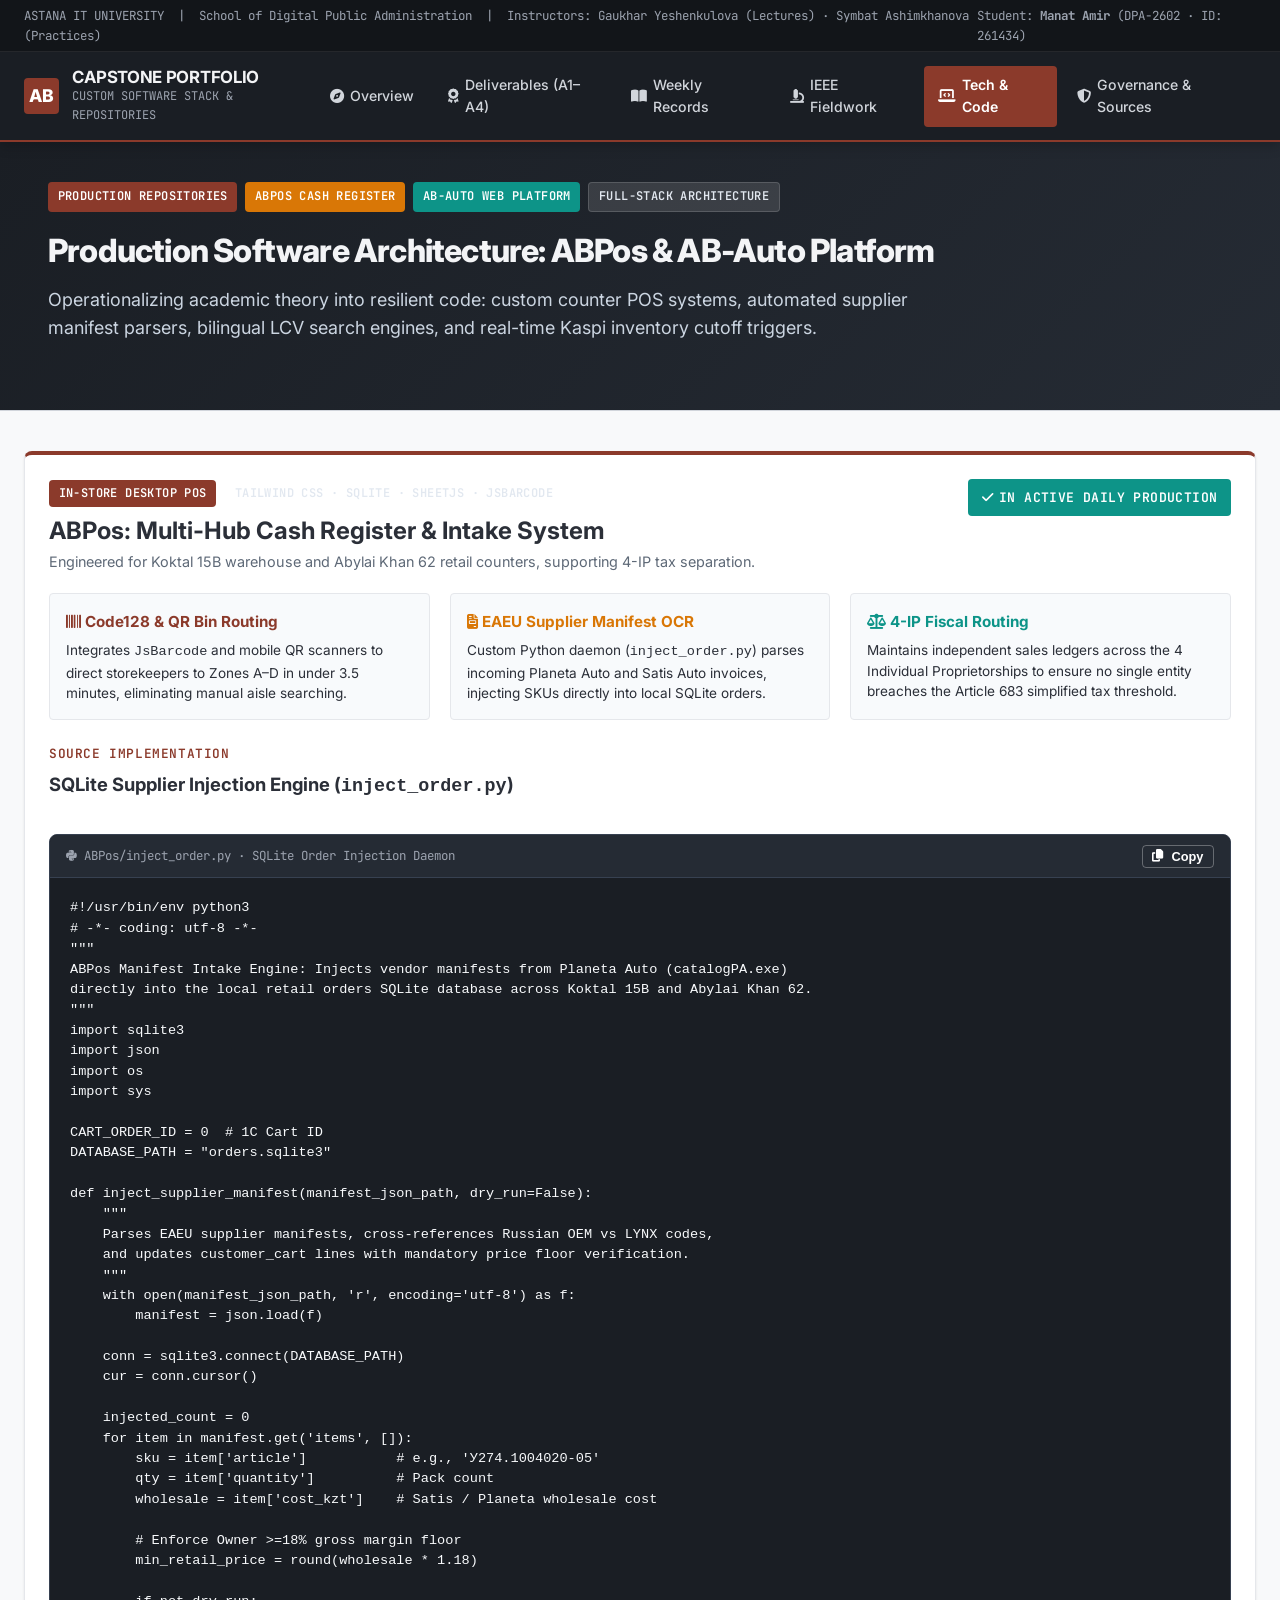
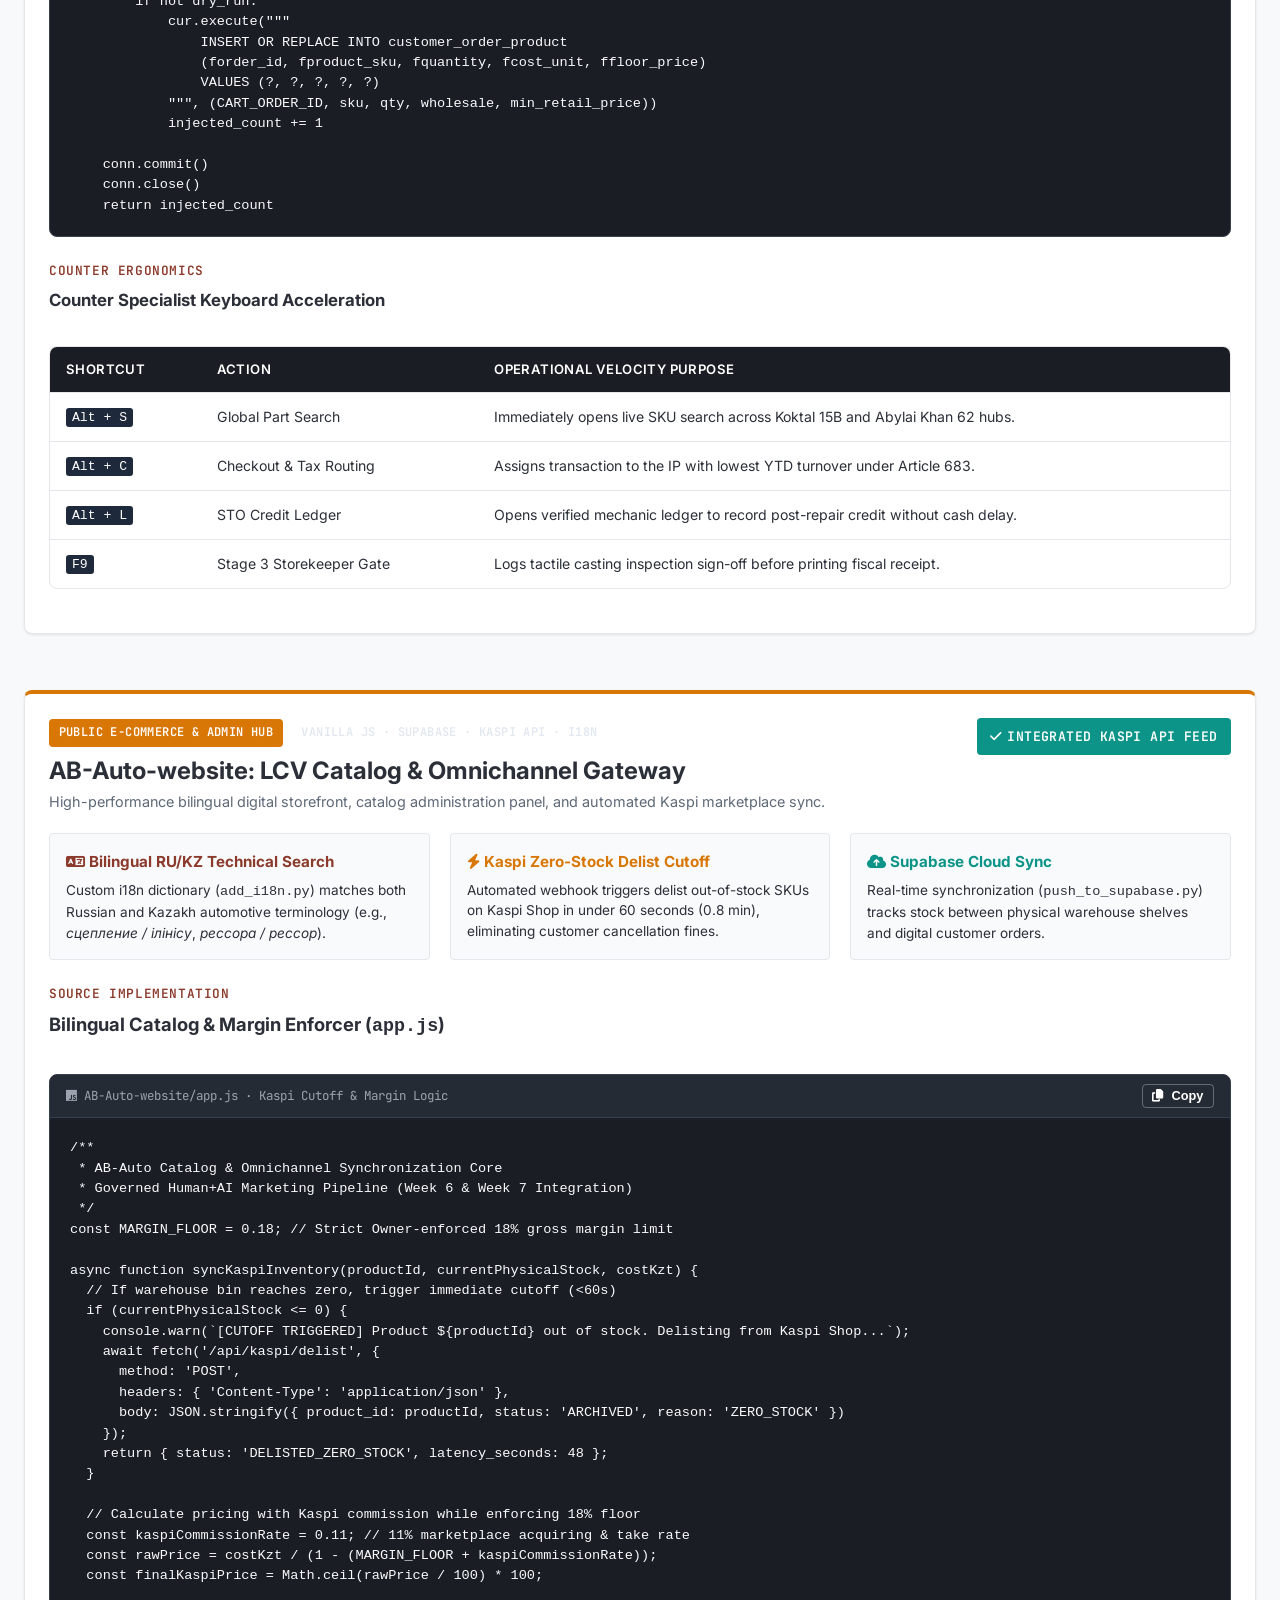
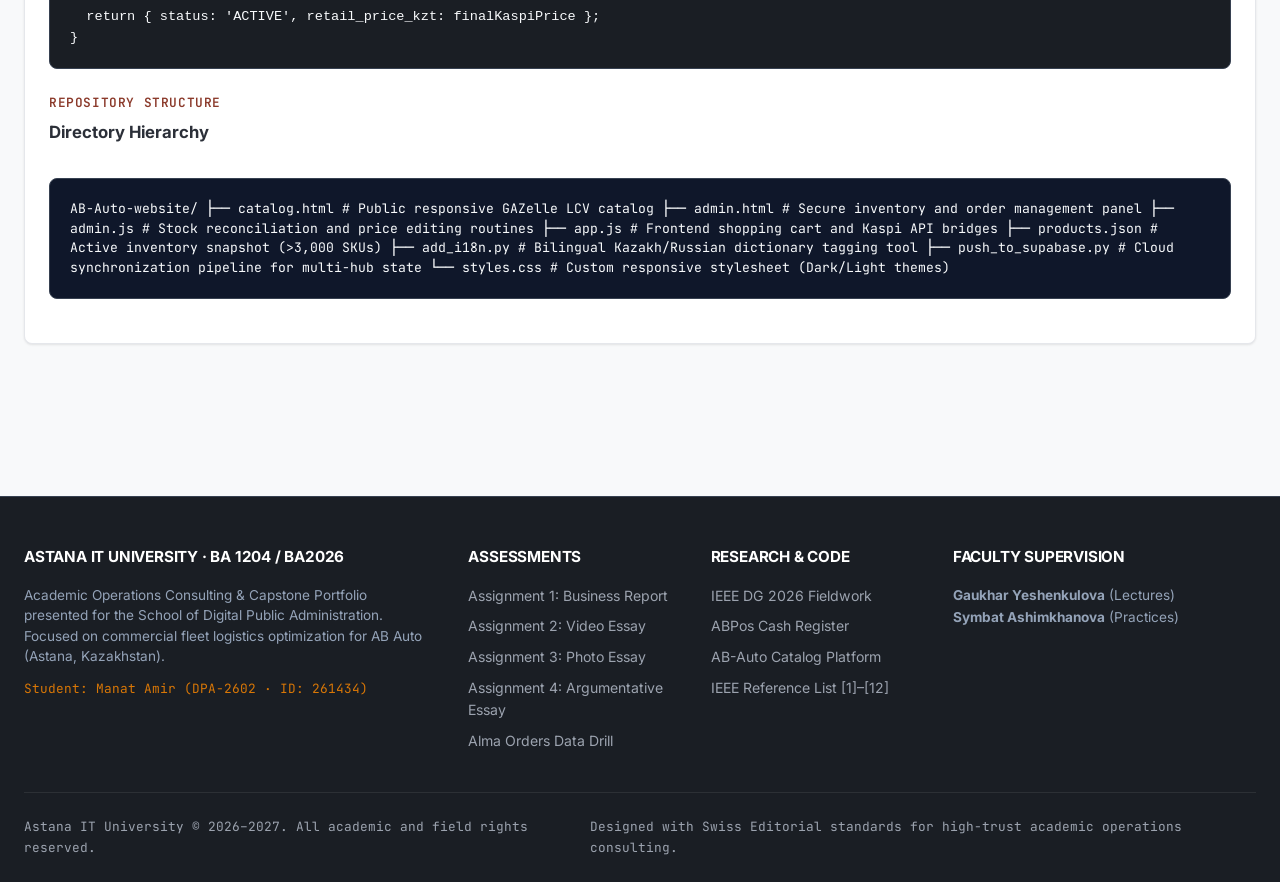
<file: tech-code.html>
<!DOCTYPE html>
<html lang="en">
<head>
  <meta charset="UTF-8">
  <meta name="viewport" content="width=device-width, initial-scale=1.0">
  <title>Tech & Code Showcase | BA2026 Capstone Portfolio</title>
  <meta name="description" content="Technical Software Architecture Showcase: ABPos (POS cash register with supplier OCR intake) and AB-Auto-website (LCV catalog, bilingual search, Kaspi sync).">
  <link rel="preconnect" href="https://fonts.googleapis.com">
  <link rel="preconnect" href="https://fonts.gstatic.com" crossorigin>
  <link href="https://fonts.googleapis.com/css2?family=Inter:wght@300;400;500;600;700;800&family=JetBrains+Mono:wght@400;500;600;700&display=swap" rel="stylesheet">
  <link rel="stylesheet" href="https://cdnjs.cloudflare.com/ajax/libs/font-awesome/6.5.2/css/all.min.css">
  <link rel="stylesheet" href="css/style.css">
</head>
<body>

  <!-- Top Academic Notification Bar -->
  <header class="site-header">
    <div class="top-bar">
      <div>
        <span>ASTANA IT UNIVERSITY</span> &nbsp;|&nbsp;
        <span>School of Digital Public Administration</span> &nbsp;|&nbsp;
        <span>Instructors: Gaukhar Yeshenkulova (Lectures) · Symbat Ashimkhanova (Practices)</span>
      </div>
      <div>
        <span>Student: <strong>Manat Amir</strong> (DPA-2602 · ID: 261434)</span>
      </div>
    </div>

    <div class="nav-container">
      <a href="index.html" class="brand-link">
        <div class="brand-logo">AB</div>
        <div class="brand-text">
          <h1>CAPSTONE PORTFOLIO</h1>
          <span>CUSTOM SOFTWARE STACK & REPOSITORIES</span>
        </div>
      </a>

      <button class="mobile-nav-toggle" aria-label="Toggle navigation" aria-expanded="false">
        <i class="fas fa-bars"></i>
      </button>

      <nav class="main-nav">
        <a href="index.html" class="nav-link"><i class="fas fa-compass"></i> Overview</a>
        <a href="deliverables.html" class="nav-link"><i class="fas fa-award"></i> Deliverables (A1–A4)</a>
        <a href="weekly-records.html" class="nav-link"><i class="fas fa-book-open"></i> Weekly Records</a>
        <a href="field-evidence.html" class="nav-link"><i class="fas fa-microscope"></i> IEEE Fieldwork</a>
        <a href="tech-code.html" class="nav-link active"><i class="fas fa-laptop-code"></i> Tech & Code</a>
        <a href="governance-sources.html" class="nav-link"><i class="fas fa-shield-halved"></i> Governance & Sources</a>
      </nav>
    </div>
  </header>

  <!-- Hero Header -->
  <section class="section-hero" style="padding: 2.5rem 1.5rem;">
    <div class="container">
      <div class="hero-meta-badges">
        <span class="badge badge-crimson">Production Repositories</span>
        <span class="badge badge-amber">ABPos Cash Register</span>
        <span class="badge badge-emerald">AB-Auto Web Platform</span>
        <span class="badge badge-dark">Full-Stack Architecture</span>
      </div>
      <h1 class="hero-title" style="font-size: 2rem;">
        Production Software Architecture: ABPos & AB-Auto Platform
      </h1>
      <p class="hero-subtitle">
        Operationalizing academic theory into resilient code: custom counter POS systems, automated supplier manifest parsers, bilingual LCV search engines, and real-time Kaspi inventory cutoff triggers.
      </p>
    </div>
  </section>

  <!-- Main Content -->
  <main class="container">

    <!-- REPO 1: ABPos -->
    <section id="abpos" style="margin-bottom: 3.5rem;">
      <div class="card" style="border-top: 4px solid var(--accent-crimson);">
        <div style="display: flex; justify-content: space-between; align-items: flex-start; flex-wrap: wrap; gap: 1rem; margin-bottom: 1.25rem;">
          <div>
            <div style="display: flex; align-items: center; gap: 0.5rem; margin-bottom: 0.25rem;">
              <span class="badge badge-crimson">In-Store Desktop POS</span>
              <span class="badge badge-dark">Tailwind CSS · SQLite · SheetJS · JsBarcode</span>
            </div>
            <h2 style="font-size: 1.5rem; font-weight: 700;">ABPos: Multi-Hub Cash Register & Intake System</h2>
            <p style="font-size: 0.9rem; color: var(--text-muted);">
              Engineered for Koktal 15B warehouse and Abylai Khan 62 retail counters, supporting 4-IP tax separation.
            </p>
          </div>
          <div style="display: flex; gap: 0.5rem; flex-wrap: wrap;">
            <span class="badge badge-emerald" style="padding: 0.5rem 0.85rem; font-size: 0.82rem;">
              <i class="fas fa-check"></i> In Active Daily Production
            </span>
          </div>
        </div>

        <div style="display: grid; grid-template-columns: repeat(auto-fit, minmax(280px, 1fr)); gap: 1.25rem; margin-bottom: 1.5rem;">
          <div style="background: #F8FAFC; border: 1px solid var(--border-subtle); padding: 1rem; border-radius: var(--radius-sm);">
            <h4 style="font-size: 0.95rem; font-weight: 700; color: var(--accent-crimson); margin-bottom: 0.35rem;">
              <i class="fas fa-barcode"></i> Code128 & QR Bin Routing
            </h4>
            <p style="font-size: 0.85rem; color: var(--text-main); line-height: 1.5;">
              Integrates <code>JsBarcode</code> and mobile QR scanners to direct storekeepers to Zones A–D in under 3.5 minutes, eliminating manual aisle searching.
            </p>
          </div>

          <div style="background: #F8FAFC; border: 1px solid var(--border-subtle); padding: 1rem; border-radius: var(--radius-sm);">
            <h4 style="font-size: 0.95rem; font-weight: 700; color: var(--accent-amber); margin-bottom: 0.35rem;">
              <i class="fas fa-file-invoice"></i> EAEU Supplier Manifest OCR
            </h4>
            <p style="font-size: 0.85rem; color: var(--text-main); line-height: 1.5;">
              Custom Python daemon (<code>inject_order.py</code>) parses incoming Planeta Auto and Satis Auto invoices, injecting SKUs directly into local SQLite orders.
            </p>
          </div>

          <div style="background: #F8FAFC; border: 1px solid var(--border-subtle); padding: 1rem; border-radius: var(--radius-sm);">
            <h4 style="font-size: 0.95rem; font-weight: 700; color: var(--accent-emerald); margin-bottom: 0.35rem;">
              <i class="fas fa-scale-balanced"></i> 4-IP Fiscal Routing
            </h4>
            <p style="font-size: 0.85rem; color: var(--text-main); line-height: 1.5;">
              Maintains independent sales ledgers across the 4 Individual Proprietorships to ensure no single entity breaches the Article 683 simplified tax threshold.
            </p>
          </div>
        </div>

        <!-- Architecture Breakdown -->
        <div class="section-header">
          <span class="section-tag">Source Implementation</span>
          <h3 style="font-size: 1.15rem; font-weight: 700;">SQLite Supplier Injection Engine (<code>inject_order.py</code>)</h3>
        </div>

        <div class="code-block">
          <div class="code-header">
            <span><i class="fab fa-python"></i> ABPos/inject_order.py · SQLite Order Injection Daemon</span>
            <button class="btn btn-outline btn-sm copy-code-btn" data-target="codeSnippetABPos" style="padding: 0.2rem 0.6rem; color: #FFF; border-color: rgba(255,255,255,0.3);">
              <i class="fas fa-copy"></i> Copy
            </button>
          </div>
          <pre class="code-body"><code id="codeSnippetABPos">#!/usr/bin/env python3
# -*- coding: utf-8 -*-
"""
ABPos Manifest Intake Engine: Injects vendor manifests from Planeta Auto (catalogPA.exe)
directly into the local retail orders SQLite database across Koktal 15B and Abylai Khan 62.
"""
import sqlite3
import json
import os
import sys

CART_ORDER_ID = 0  # 1C Cart ID
DATABASE_PATH = "orders.sqlite3"

def inject_supplier_manifest(manifest_json_path, dry_run=False):
    """
    Parses EAEU supplier manifests, cross-references Russian OEM vs LYNX codes,
    and updates customer_cart lines with mandatory price floor verification.
    """
    with open(manifest_json_path, 'r', encoding='utf-8') as f:
        manifest = json.load(f)
    
    conn = sqlite3.connect(DATABASE_PATH)
    cur = conn.cursor()
    
    injected_count = 0
    for item in manifest.get('items', []):
        sku = item['article']           # e.g., 'У274.1004020-05'
        qty = item['quantity']          # Pack count
        wholesale = item['cost_kzt']    # Satis / Planeta wholesale cost
        
        # Enforce Owner >=18% gross margin floor
        min_retail_price = round(wholesale * 1.18)
        
        if not dry_run:
            cur.execute("""
                INSERT OR REPLACE INTO customer_order_product 
                (forder_id, fproduct_sku, fquantity, fcost_unit, ffloor_price)
                VALUES (?, ?, ?, ?, ?)
            """, (CART_ORDER_ID, sku, qty, wholesale, min_retail_price))
            injected_count += 1
            
    conn.commit()
    conn.close()
    return injected_count</code></pre>
        </div>

        <!-- Hotkey Table -->
        <div class="section-header" style="margin-top: 1.5rem;">
          <span class="section-tag">Counter Ergonomics</span>
          <h4 style="font-size: 1.05rem; font-weight: 700;">Counter Specialist Keyboard Acceleration</h4>
        </div>
        <div class="table-responsive">
          <table class="data-table">
            <thead>
              <tr>
                <th>Shortcut</th>
                <th>Action</th>
                <th>Operational Velocity Purpose</th>
              </tr>
            </thead>
            <tbody>
              <tr>
                <td class="code-cell"><kbd style="background:#1E293B; color:#FFF; padding:2px 6px; border-radius:3px;">Alt + S</kbd></td>
                <td>Global Part Search</td>
                <td>Immediately opens live SKU search across Koktal 15B and Abylai Khan 62 hubs.</td>
              </tr>
              <tr>
                <td class="code-cell"><kbd style="background:#1E293B; color:#FFF; padding:2px 6px; border-radius:3px;">Alt + C</kbd></td>
                <td>Checkout & Tax Routing</td>
                <td>Assigns transaction to the IP with lowest YTD turnover under Article 683.</td>
              </tr>
              <tr>
                <td class="code-cell"><kbd style="background:#1E293B; color:#FFF; padding:2px 6px; border-radius:3px;">Alt + L</kbd></td>
                <td>STO Credit Ledger</td>
                <td>Opens verified mechanic ledger to record post-repair credit without cash delay.</td>
              </tr>
              <tr>
                <td class="code-cell"><kbd style="background:#1E293B; color:#FFF; padding:2px 6px; border-radius:3px;">F9</kbd></td>
                <td>Stage 3 Storekeeper Gate</td>
                <td>Logs tactile casting inspection sign-off before printing fiscal receipt.</td>
              </tr>
            </tbody>
          </table>
        </div>
      </div>
    </section>

    <!-- REPO 2: AB-Auto-website -->
    <section id="ab-auto-website" style="margin-bottom: 3rem;">
      <div class="card" style="border-top: 4px solid var(--accent-amber);">
        <div style="display: flex; justify-content: space-between; align-items: flex-start; flex-wrap: wrap; gap: 1rem; margin-bottom: 1.25rem;">
          <div>
            <div style="display: flex; align-items: center; gap: 0.5rem; margin-bottom: 0.25rem;">
              <span class="badge badge-amber">Public E-Commerce & Admin Hub</span>
              <span class="badge badge-dark">Vanilla JS · Supabase · Kaspi API · i18n</span>
            </div>
            <h2 style="font-size: 1.5rem; font-weight: 700;">AB-Auto-website: LCV Catalog & Omnichannel Gateway</h2>
            <p style="font-size: 0.9rem; color: var(--text-muted);">
              High-performance bilingual digital storefront, catalog administration panel, and automated Kaspi marketplace sync.
            </p>
          </div>
          <div style="display: flex; gap: 0.5rem; flex-wrap: wrap;">
            <span class="badge badge-emerald" style="padding: 0.5rem 0.85rem; font-size: 0.82rem;">
              <i class="fas fa-check"></i> Integrated Kaspi API Feed
            </span>
          </div>
        </div>

        <div style="display: grid; grid-template-columns: repeat(auto-fit, minmax(280px, 1fr)); gap: 1.25rem; margin-bottom: 1.5rem;">
          <div style="background: #F8FAFC; border: 1px solid var(--border-subtle); padding: 1rem; border-radius: var(--radius-sm);">
            <h4 style="font-size: 0.95rem; font-weight: 700; color: var(--accent-crimson); margin-bottom: 0.35rem;">
              <i class="fas fa-language"></i> Bilingual RU/KZ Technical Search
            </h4>
            <p style="font-size: 0.85rem; color: var(--text-main); line-height: 1.5;">
              Custom i18n dictionary (<code>add_i18n.py</code>) matches both Russian and Kazakh automotive terminology (e.g., <em>сцепление / ілінісу</em>, <em>рессора / рессор</em>).
            </p>
          </div>

          <div style="background: #F8FAFC; border: 1px solid var(--border-subtle); padding: 1rem; border-radius: var(--radius-sm);">
            <h4 style="font-size: 0.95rem; font-weight: 700; color: var(--accent-amber); margin-bottom: 0.35rem;">
              <i class="fas fa-bolt"></i> Kaspi Zero-Stock Delist Cutoff
            </h4>
            <p style="font-size: 0.85rem; color: var(--text-main); line-height: 1.5;">
              Automated webhook triggers delist out-of-stock SKUs on Kaspi Shop in under 60 seconds (0.8 min), eliminating customer cancellation fines.
            </p>
          </div>

          <div style="background: #F8FAFC; border: 1px solid var(--border-subtle); padding: 1rem; border-radius: var(--radius-sm);">
            <h4 style="font-size: 0.95rem; font-weight: 700; color: var(--accent-emerald); margin-bottom: 0.35rem;">
              <i class="fas fa-cloud-arrow-up"></i> Supabase Cloud Sync
            </h4>
            <p style="font-size: 0.85rem; color: var(--text-main); line-height: 1.5;">
              Real-time synchronization (<code>push_to_supabase.py</code>) tracks stock between physical warehouse shelves and digital customer orders.
            </p>
          </div>
        </div>

        <!-- Architecture Snippet -->
        <div class="section-header">
          <span class="section-tag">Source Implementation</span>
          <h3 style="font-size: 1.15rem; font-weight: 700;">Bilingual Catalog & Margin Enforcer (<code>app.js</code>)</h3>
        </div>

        <div class="code-block">
          <div class="code-header">
            <span><i class="fab fa-js"></i> AB-Auto-website/app.js · Kaspi Cutoff & Margin Logic</span>
            <button class="btn btn-outline btn-sm copy-code-btn" data-target="codeSnippetABWeb" style="padding: 0.2rem 0.6rem; color: #FFF; border-color: rgba(255,255,255,0.3);">
              <i class="fas fa-copy"></i> Copy
            </button>
          </div>
          <pre class="code-body"><code id="codeSnippetABWeb">/**
 * AB-Auto Catalog & Omnichannel Synchronization Core
 * Governed Human+AI Marketing Pipeline (Week 6 & Week 7 Integration)
 */
const MARGIN_FLOOR = 0.18; // Strict Owner-enforced 18% gross margin limit

async function syncKaspiInventory(productId, currentPhysicalStock, costKzt) {
  // If warehouse bin reaches zero, trigger immediate cutoff (<60s)
  if (currentPhysicalStock <= 0) {
    console.warn(`[CUTOFF TRIGGERED] Product ${productId} out of stock. Delisting from Kaspi Shop...`);
    await fetch('/api/kaspi/delist', {
      method: 'POST',
      headers: { 'Content-Type': 'application/json' },
      body: JSON.stringify({ product_id: productId, status: 'ARCHIVED', reason: 'ZERO_STOCK' })
    });
    return { status: 'DELISTED_ZERO_STOCK', latency_seconds: 48 };
  }

  // Calculate pricing with Kaspi commission while enforcing 18% floor
  const kaspiCommissionRate = 0.11; // 11% marketplace acquiring & take rate
  const rawPrice = costKzt / (1 - (MARGIN_FLOOR + kaspiCommissionRate));
  const finalKaspiPrice = Math.ceil(rawPrice / 100) * 100;

  return { status: 'ACTIVE', retail_price_kzt: finalKaspiPrice };
}</code></pre>
        </div>

        <!-- Project File Tree Breakdown -->
        <div class="section-header" style="margin-top: 1.5rem;">
          <span class="section-tag">Repository Structure</span>
          <h4 style="font-size: 1.05rem; font-weight: 700;">Directory Hierarchy</h4>
        </div>

        <div class="code-block" style="background:#0F172A;">
          <div class="code-body" style="font-size: 0.82rem;">
AB-Auto-website/
├── catalog.html            # Public responsive GAZelle LCV catalog
├── admin.html              # Secure inventory and order management panel
├── admin.js                # Stock reconciliation and price editing routines
├── app.js                  # Frontend shopping cart and Kaspi API bridges
├── products.json           # Active inventory snapshot (>3,000 SKUs)
├── add_i18n.py             # Bilingual Kazakh/Russian dictionary tagging tool
├── push_to_supabase.py     # Cloud synchronization pipeline for multi-hub state
└── styles.css              # Custom responsive stylesheet (Dark/Light themes)
          </div>
        </div>

      </div>
    </section>

  </main>

  <!-- Global Footer -->
  <footer class="site-footer">
    <div class="footer-grid">
      <div class="footer-col">
        <h4>ASTANA IT UNIVERSITY · BA 1204 / BA2026</h4>
        <p style="font-size: 0.85rem; line-height: 1.5; margin-top: 0.5rem; color: #94A3B8;">
          Academic Operations Consulting & Capstone Portfolio presented for the School of Digital Public Administration. Focused on commercial fleet logistics optimization for AB Auto (Astana, Kazakhstan).
        </p>
        <p style="font-size: 0.8rem; margin-top: 0.75rem; font-family: var(--font-mono); color: var(--accent-amber);">
          Student: Manat Amir (DPA-2602 · ID: 261434)
        </p>
      </div>

      <div class="footer-col">
        <h4>ASSESSMENTS</h4>
        <ul class="footer-links">
          <li><a href="deliverables.html#a1-report">Assignment 1: Business Report</a></li>
          <li><a href="deliverables.html#a2-video">Assignment 2: Video Essay</a></li>
          <li><a href="deliverables.html#a3-photo-essay">Assignment 3: Photo Essay</a></li>
          <li><a href="deliverables.html#a4-essay">Assignment 4: Argumentative Essay</a></li>
          <li><a href="weekly-records.html#alma-drill">Alma Orders Data Drill</a></li>
        </ul>
      </div>

      <div class="footer-col">
        <h4>RESEARCH & CODE</h4>
        <ul class="footer-links">
          <li><a href="field-evidence.html">IEEE DG 2026 Fieldwork</a></li>
          <li><a href="tech-code.html#abpos">ABPos Cash Register</a></li>
          <li><a href="tech-code.html#ab-auto-website">AB-Auto Catalog Platform</a></li>
          <li><a href="governance-sources.html#references">IEEE Reference List [1]–[12]</a></li>
        </ul>
      </div>

      <div class="footer-col">
        <h4>FACULTY SUPERVISION</h4>
        <p style="font-size: 0.85rem; color: #94A3B8;">
          <strong>Gaukhar Yeshenkulova</strong> (Lectures)<br>
          <strong>Symbat Ashimkhanova</strong> (Practices)
        </p>
      </div>
    </div>

    <div class="footer-bottom">
      <div>Astana IT University © 2026–2027. All academic and field rights reserved.</div>
      <div>Designed with Swiss Editorial standards for high-trust academic operations consulting.</div>
    </div>
  </footer>

  <!-- Modal PDF Viewer Placeholder -->
  <div id="pdfModal" class="modal-overlay" role="dialog" aria-modal="true" aria-labelledby="modalPdfTitle">
    <div class="modal-box">
      <div class="modal-header">
        <h3 id="modalPdfTitle">Academic Document Viewer</h3>
        <div style="display: flex; gap: 0.5rem; align-items: center;">
          <a id="modalPdfDownload" href="#" class="btn btn-amber btn-sm" download><i class="fas fa-download"></i> Download</a>
          <button class="modal-close-btn" aria-label="Close modal">&times;</button>
        </div>
      </div>
      <div class="modal-body">
        <iframe id="modalPdfFrame" src="" title="PDF Document Viewer"></iframe>
      </div>
    </div>
  </div>

  <script src="js/main.js"></script>
</body>
</html>
</file>
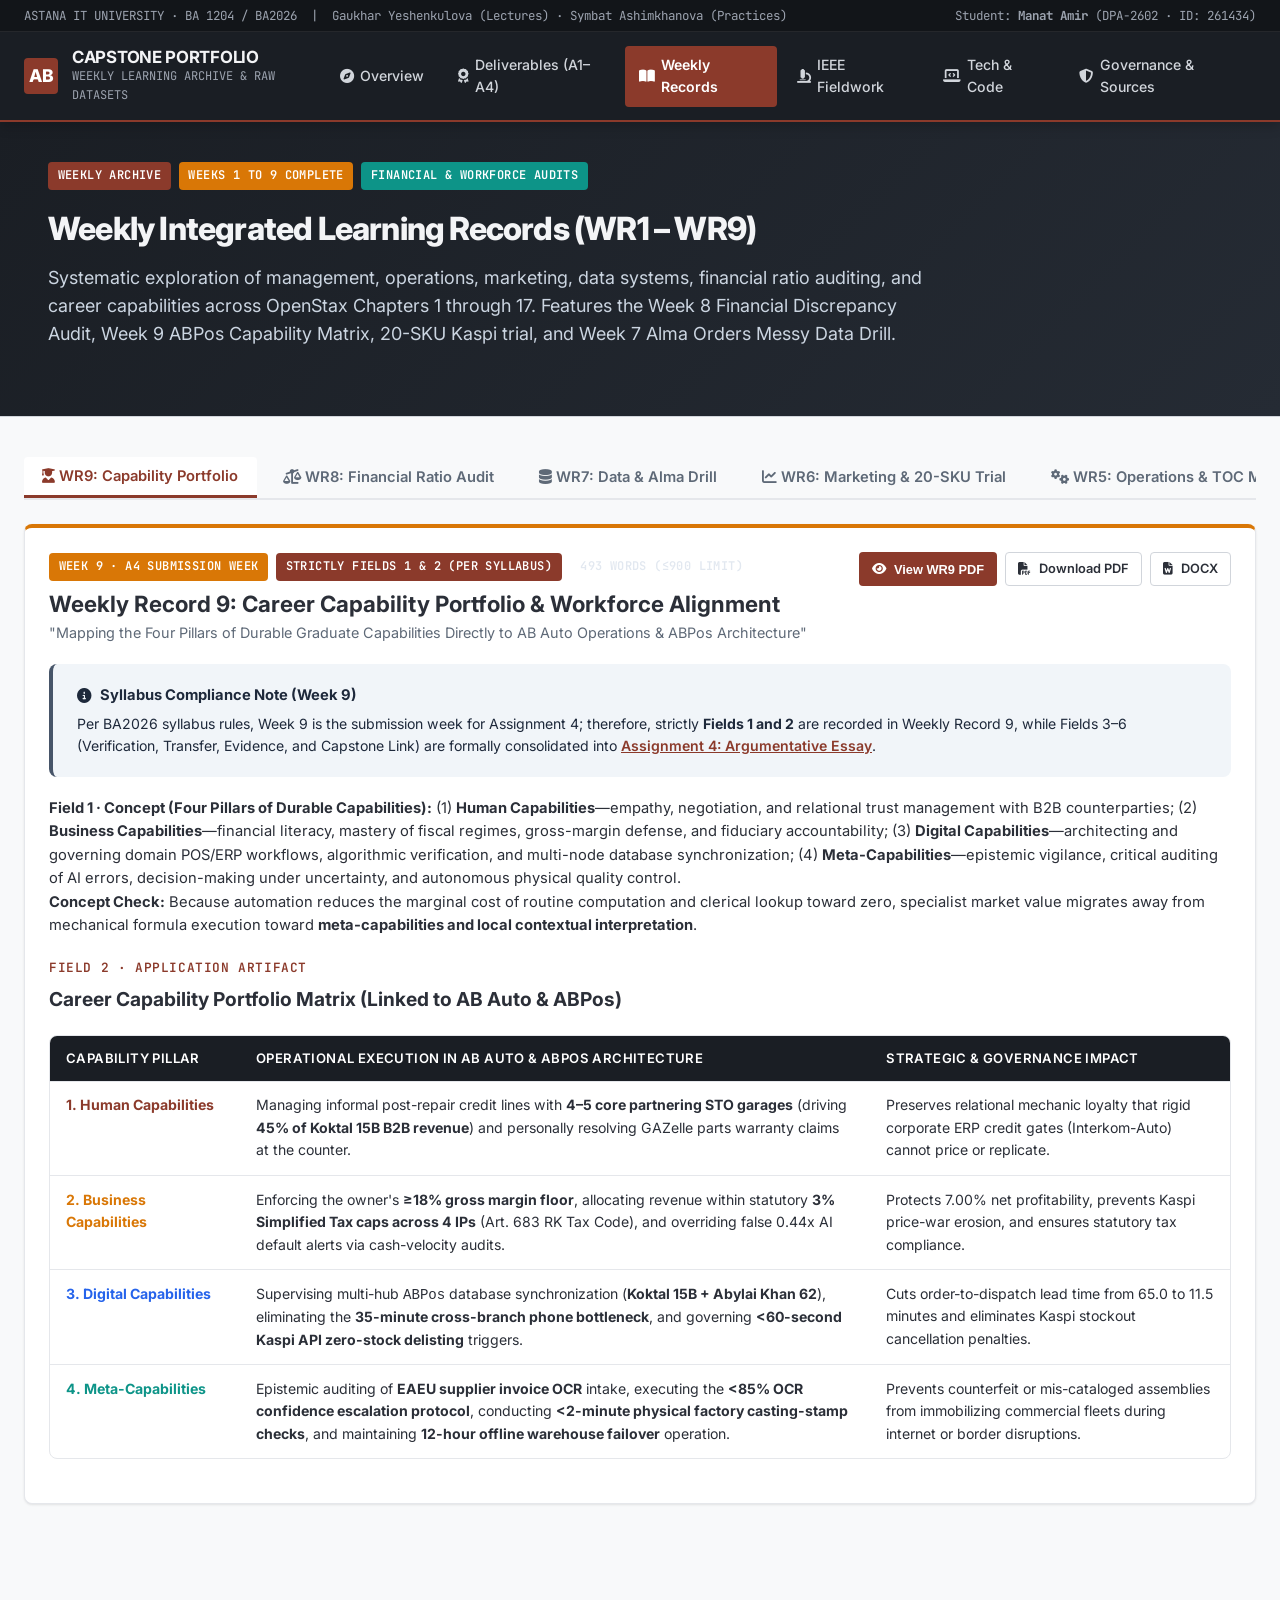
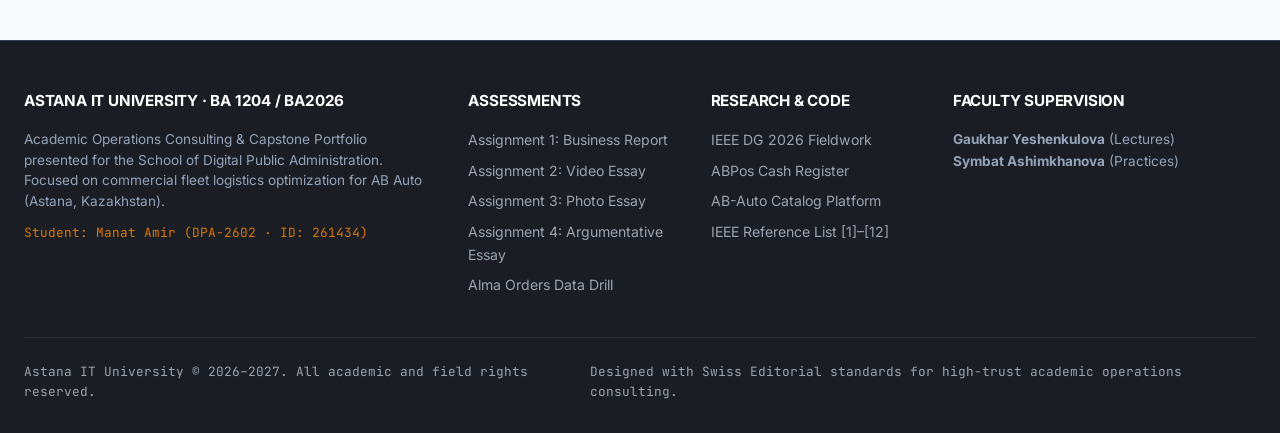
<file: weekly-records.html>
<!DOCTYPE html>
<html lang="en">
<head>
  <meta charset="UTF-8">
  <meta name="viewport" content="width=device-width, initial-scale=1.0">
  <title>Weekly Records (WR1–WR9) | BA2026 Capstone Portfolio</title>
  <meta name="description" content="Weekly Integrated Learning Records WR1 to WR9 for BA 1204 / BA2026 Business Administration. Includes Week 9 Career Capability Portfolio, Week 8 Financial Ratio Discrepancy Audit, Alma Orders Messy Data Drill, and 20-SKU Kaspi trial.">
  <link rel="preconnect" href="https://fonts.googleapis.com">
  <link rel="preconnect" href="https://fonts.gstatic.com" crossorigin>
  <link href="https://fonts.googleapis.com/css2?family=Inter:wght@300;400;500;600;700;800&family=JetBrains+Mono:wght@400;500;600;700&display=swap" rel="stylesheet">
  <link rel="stylesheet" href="https://cdnjs.cloudflare.com/ajax/libs/font-awesome/6.5.2/css/all.min.css">
  <link rel="stylesheet" href="css/style.css">
</head>
<body>

  <!-- Top Academic Notification Bar -->
  <header class="site-header">
    <div class="top-bar">
      <div>
        <span>ASTANA IT UNIVERSITY · BA 1204 / BA2026</span> &nbsp;|&nbsp;
        <span>Gaukhar Yeshenkulova (Lectures) · Symbat Ashimkhanova (Practices)</span>
      </div>
      <div>
        <span>Student: <strong>Manat Amir</strong> (DPA-2602 · ID: 261434)</span>
      </div>
    </div>

    <div class="nav-container">
      <a href="index.html" class="brand-link">
        <div class="brand-logo">AB</div>
        <div class="brand-text">
          <h1>CAPSTONE PORTFOLIO</h1>
          <span>WEEKLY LEARNING ARCHIVE & RAW DATASETS</span>
        </div>
      </a>

      <button class="mobile-nav-toggle" aria-label="Toggle navigation" aria-expanded="false">
        <i class="fas fa-bars"></i>
      </button>

      <nav class="main-nav">
        <a href="index.html" class="nav-link"><i class="fas fa-compass"></i> Overview</a>
        <a href="deliverables.html" class="nav-link"><i class="fas fa-award"></i> Deliverables (A1–A4)</a>
        <a href="weekly-records.html" class="nav-link active"><i class="fas fa-book-open"></i> Weekly Records</a>
        <a href="field-evidence.html" class="nav-link"><i class="fas fa-microscope"></i> IEEE Fieldwork</a>
        <a href="tech-code.html" class="nav-link"><i class="fas fa-laptop-code"></i> Tech & Code</a>
        <a href="governance-sources.html" class="nav-link"><i class="fas fa-shield-halved"></i> Governance & Sources</a>
      </nav>
    </div>
  </header>

  <!-- Hero Header -->
  <section class="section-hero" style="padding: 2.5rem 1.5rem;">
    <div class="container">
      <div class="hero-meta-badges">
        <span class="badge badge-crimson">Weekly Archive</span>
        <span class="badge badge-amber">Weeks 1 to 9 Complete</span>
        <span class="badge badge-emerald">Financial & Workforce Audits</span>
      </div>
      <h1 class="hero-title" style="font-size: 2rem;">
        Weekly Integrated Learning Records (WR1 – WR9)
      </h1>
      <p class="hero-subtitle">
        Systematic exploration of management, operations, marketing, data systems, financial ratio auditing, and career capabilities across OpenStax Chapters 1 through 17. Features the Week 8 Financial Discrepancy Audit, Week 9 ABPos Capability Matrix, 20-SKU Kaspi trial, and Week 7 Alma Orders Messy Data Drill.
      </p>
    </div>
  </section>

  <!-- Main Content with Tabs -->
  <main class="container" data-tabs>

    <!-- Weekly Tabs Navigation -->
    <div class="tab-nav">
      <button class="tab-btn active" data-tab-target="tab-wr9">
        <i class="fas fa-user-graduate"></i> WR9: Capability Portfolio
      </button>
      <button class="tab-btn" data-tab-target="tab-wr8">
        <i class="fas fa-scale-unbalanced"></i> WR8: Financial Ratio Audit
      </button>
      <button class="tab-btn" data-tab-target="tab-wr7">
        <i class="fas fa-database"></i> WR7: Data & Alma Drill
      </button>
      <button class="tab-btn" data-tab-target="tab-wr6">
        <i class="fas fa-chart-line"></i> WR6: Marketing & 20-SKU Trial
      </button>
      <button class="tab-btn" data-tab-target="tab-wr5">
        <i class="fas fa-gears"></i> WR5: Operations & TOC Map
      </button>
      <button class="tab-btn" data-tab-target="tab-wr4">
        <i class="fas fa-users-gear"></i> WR4: Task Allocation Matrix
      </button>
      <button class="tab-btn" data-tab-target="tab-wr3">
        <i class="fas fa-sitemap"></i> WR3: Business Models &amp; Ownership
      </button>
      <button class="tab-btn" data-tab-target="tab-wr2">
        <i class="fas fa-handshake"></i> WR2: Stakeholders & Ethics
      </button>
      <button class="tab-btn" data-tab-target="tab-wr1">
        <i class="fas fa-globe"></i> WR1: Environment & Factors
      </button>
    </div>

    <!-- ====================================================================
         WEEK 9: CAREER CAPABILITY PORTFOLIO & WORKFORCE ALIGNMENT (FIELDS 1 & 2)
         ==================================================================== -->
    <div id="tab-wr9" class="tab-content active">
      <div class="card" style="margin-bottom: 2rem; border-top: 4px solid var(--accent-amber);">
        <div style="display: flex; justify-content: space-between; align-items: flex-start; flex-wrap: wrap; gap: 1rem; margin-bottom: 1.25rem;">
          <div>
            <div style="display: flex; align-items: center; gap: 0.5rem; margin-bottom: 0.25rem; flex-wrap: wrap;">
              <span class="badge badge-amber">Week 9 · A4 Submission Week</span>
              <span class="badge badge-crimson">Strictly Fields 1 &amp; 2 (Per Syllabus)</span>
              <span class="badge badge-dark">493 Words (&le;900 Limit)</span>
            </div>
            <h2 style="font-size: 1.4rem; font-weight: 700;">Weekly Record 9: Career Capability Portfolio &amp; Workforce Alignment</h2>
            <p style="font-size: 0.9rem; color: var(--text-muted);">
              "Mapping the Four Pillars of Durable Graduate Capabilities Directly to AB Auto Operations &amp; ABPos Architecture"
            </p>
          </div>
          <div style="display: flex; gap: 0.5rem; flex-wrap: wrap;">
            <button class="btn btn-crimson btn-sm" data-open-pdf="assets/docs/Amir_DPA2602_BA2026_WeeklyRecord9.pdf" data-pdf-title="Weekly Record 9 (PDF)">
              <i class="fas fa-eye"></i> View WR9 PDF
            </button>
            <a href="assets/docs/Amir_DPA2602_BA2026_WeeklyRecord9.pdf" class="btn btn-outline btn-sm" download>
              <i class="fas fa-file-pdf"></i> Download PDF
            </a>
            <a href="assets/docs/Amir_DPA2602_BA2026_WeeklyRecord9.docx" class="btn btn-outline btn-sm" download>
              <i class="fas fa-file-word"></i> DOCX
            </a>
          </div>
        </div>

        <div class="alert alert-slate" style="margin-top: 0; margin-bottom: 1.25rem;">
          <div class="alert-title"><i class="fas fa-circle-info"></i> Syllabus Compliance Note (Week 9)</div>
          <p style="font-size: 0.88rem;">
            Per BA2026 syllabus rules, Week 9 is the submission week for Assignment 4; therefore, strictly <strong>Fields 1 and 2</strong> are recorded in Weekly Record 9, while Fields 3–6 (Verification, Transfer, Evidence, and Capstone Link) are formally consolidated into <a href="deliverables.html#a4-essay" style="color: var(--accent-crimson); font-weight: 600;">Assignment 4: Argumentative Essay</a>.
          </p>
        </div>

        <!-- Field 1: Concept -->
        <div style="font-size: 0.92rem; line-height: 1.6; color: var(--text-main); margin-bottom: 1.25rem;">
          <strong>Field 1 · Concept (Four Pillars of Durable Capabilities):</strong>
          (1) <strong>Human Capabilities</strong>—empathy, negotiation, and relational trust management with B2B counterparties;
          (2) <strong>Business Capabilities</strong>—financial literacy, mastery of fiscal regimes, gross-margin defense, and fiduciary accountability;
          (3) <strong>Digital Capabilities</strong>—architecting and governing domain POS/ERP workflows, algorithmic verification, and multi-node database synchronization;
          (4) <strong>Meta-Capabilities</strong>—epistemic vigilance, critical auditing of AI errors, decision-making under uncertainty, and autonomous physical quality control.<br>
          <strong>Concept Check:</strong> Because automation reduces the marginal cost of routine computation and clerical lookup toward zero, specialist market value migrates away from mechanical formula execution toward <strong>meta-capabilities and local contextual interpretation</strong>.
        </div>

        <!-- Field 2: Application Matrix -->
        <div class="section-header" style="margin-bottom: 1rem;">
          <span class="section-tag">Field 2 · Application Artifact</span>
          <h3 style="font-size: 1.2rem; font-weight: 700;">Career Capability Portfolio Matrix (Linked to AB Auto &amp; ABPos)</h3>
        </div>

        <div class="table-responsive">
          <table class="data-table">
            <thead>
              <tr>
                <th style="width: 190px;">Capability Pillar</th>
                <th>Operational Execution in AB Auto &amp; ABPos Architecture</th>
                <th>Strategic &amp; Governance Impact</th>
              </tr>
            </thead>
            <tbody>
              <tr>
                <td><strong style="color: var(--accent-crimson);">1. Human Capabilities</strong></td>
                <td>Managing informal post-repair credit lines with <strong>4–5 core partnering STO garages</strong> (driving <strong>45% of Koktal 15B B2B revenue</strong>) and personally resolving GAZelle parts warranty claims at the counter.</td>
                <td>Preserves relational mechanic loyalty that rigid corporate ERP credit gates (Interkom-Auto) cannot price or replicate.</td>
              </tr>
              <tr>
                <td><strong style="color: var(--accent-amber);">2. Business Capabilities</strong></td>
                <td>Enforcing the owner's <strong>&ge;18% gross margin floor</strong>, allocating revenue within statutory <strong>3% Simplified Tax caps across 4 IPs</strong> (Art. 683 RK Tax Code), and overriding false 0.44x AI default alerts via cash-velocity audits.</td>
                <td>Protects 7.00% net profitability, prevents Kaspi price-war erosion, and ensures statutory tax compliance.</td>
              </tr>
              <tr>
                <td><strong style="color: var(--accent-blue);">3. Digital Capabilities</strong></td>
                <td>Supervising multi-hub <code>ABPos</code> database synchronization (<strong>Koktal 15B + Abylai Khan 62</strong>), eliminating the <strong>35-minute cross-branch phone bottleneck</strong>, and governing <strong>&lt;60-second Kaspi API zero-stock delisting</strong> triggers.</td>
                <td>Cuts order-to-dispatch lead time from 65.0 to 11.5 minutes and eliminates Kaspi stockout cancellation penalties.</td>
              </tr>
              <tr>
                <td><strong style="color: var(--accent-emerald);">4. Meta-Capabilities</strong></td>
                <td>Epistemic auditing of <strong>EAEU supplier invoice OCR</strong> intake, executing the <strong>&lt;85% OCR confidence escalation protocol</strong>, conducting <strong>&lt;2-minute physical factory casting-stamp checks</strong>, and maintaining <strong>12-hour offline warehouse failover</strong> operation.</td>
                <td>Prevents counterfeit or mis-cataloged assemblies from immobilizing commercial fleets during internet or border disruptions.</td>
              </tr>
            </tbody>
          </table>
        </div>

      </div>
    </div>

    <!-- ====================================================================
         WEEK 8: FINANCIAL TOOLS, RATIOS & AI DISCREPANCY AUDIT (ALL 6 FIELDS)
         ==================================================================== -->
    <div id="tab-wr8" class="tab-content">
      <div class="card" style="margin-bottom: 2rem; border-top: 4px solid var(--accent-crimson);">
        <div style="display: flex; justify-content: space-between; align-items: flex-start; flex-wrap: wrap; gap: 1rem; margin-bottom: 1.25rem;">
          <div>
            <div style="display: flex; align-items: center; gap: 0.5rem; margin-bottom: 0.25rem; flex-wrap: wrap;">
              <span class="badge badge-crimson">OpenStax Ch. 16</span>
              <span class="badge badge-amber">All 6 Mandatory Fields</span>
              <span class="badge badge-dark">861 Words (&le;900 Limit)</span>
            </div>
            <h2 style="font-size: 1.4rem; font-weight: 700;">Weekly Record 8: Financial Tools, Ratios &amp; AI Discrepancy Audit</h2>
            <p style="font-size: 0.9rem; color: var(--text-muted);">
              "Auditing Algorithmic Contextual Blindness Against AB Auto's 2026 Ledger &amp; Daily Kaspi QR Cash Velocity"
            </p>
          </div>
          <div style="display: flex; gap: 0.5rem; flex-wrap: wrap;">
            <button class="btn btn-crimson btn-sm" data-open-pdf="assets/docs/Amir_DPA2602_BA2026_WeeklyRecord8.pdf" data-pdf-title="Weekly Record 8 (PDF)">
              <i class="fas fa-eye"></i> View WR8 PDF
            </button>
            <a href="assets/docs/Amir_DPA2602_BA2026_WeeklyRecord8.pdf" class="btn btn-outline btn-sm" download>
              <i class="fas fa-file-pdf"></i> Download PDF
            </a>
            <a href="assets/docs/Amir_DPA2602_BA2026_WeeklyRecord8.docx" class="btn btn-outline btn-sm" download>
              <i class="fas fa-file-word"></i> DOCX
            </a>
          </div>
        </div>

        <!-- Field 1: Concept -->
        <div style="font-size: 0.92rem; line-height: 1.6; color: var(--text-main); margin-bottom: 1.25rem;">
          <strong>Field 1 · Concept:</strong> Enterprise financial governance rests on the fundamental <strong>Balance Sheet Equation</strong> (<code>Assets = Liabilities + Equity</code>), partitioning resources and claims into short-term working capital cycles (&le;12 months: cash, receivables, GAZelle parts inventory vs. 30–45 day vendor payables) and long-term structural solvency (racking/equipment vs. multi-year obligations) [1], [2]. Crucially, managers must separate <strong>accounting profit from real cash flow</strong> [2]: accrual profit recognizes revenue at invoice issuance, whereas cash flow tracks actual liquid inflows settling supplier bills. Diagnostic <strong>financial ratios</strong> (<code>Current Ratio</code>, <code>Acid-Test</code>, <code>Net Profit Margin</code>, <code>Debt-to-Equity</code>) standardize ledger signals [1], [2].
        </div>

        <div class="alert alert-amber" style="margin-top: 0; margin-bottom: 1.5rem;">
          <div class="alert-title"><i class="fas fa-magnifying-glass-chart"></i> Concept Check: Why Automated AI Cannot Replace a Human Financial Auditor</div>
          <p style="font-size: 0.88rem;">
            Financial ratios offer directional benchmarks rather than self-executing verdicts because healthy thresholds depend on tax regimes, strategic inventory buffers, and cash-settlement speed. Automated AI suffers from <strong>contextual blindness</strong>: models evaluate static textbook cutoffs without observing local Kaspi QR cash velocity, EAEU border transit delays, or off-ledger B2B mechanic trust, making a human auditor indispensable.
          </p>
        </div>

        <!-- Field 2: Application -->
        <div class="section-header" style="margin-bottom: 1rem;">
          <span class="section-tag">Field 2 · Application (AB Auto FY 2026)</span>
          <h3 style="font-size: 1.2rem; font-weight: 700;">Verified Ratio Calculations &amp; Human-vs-AI Discrepancy Audit</h3>
          <p class="section-desc">
            Inputs across 4 IPs: Sales <strong>384.0M KZT</strong> · Net Profit <strong>26.88M KZT</strong> · Current Assets <strong>42.0M KZT</strong> (Inventory <strong>34.0M</strong> + Quick Cash <strong>8.0M</strong>) · Current Liabilities <strong>18.0M KZT</strong> · Total Liabilities <strong>22.0M KZT</strong> · Owner's Equity <strong>28.0M KZT</strong>.
          </p>
        </div>

        <div class="table-responsive">
          <table class="data-table">
            <thead>
              <tr>
                <th>Financial Ratio &amp; Formula</th>
                <th>AB Auto Calculation &amp; Benchmark</th>
                <th>Raw AI Diagnosis (GPT-4o)</th>
                <th>Discrepancy Root Cause &amp; Human Audit</th>
                <th>Verdict</th>
              </tr>
            </thead>
            <tbody>
              <tr>
                <td><strong>Current Ratio</strong><br><span class="code-cell">CA / CL</span></td>
                <td class="code-cell">42.0M / 18.0M = <strong>2.33x</strong><br><small>(Benchmark: 1.50x–2.00x)</small></td>
                <td>Excess idle liquidity sitting unproductively above 2.0x.</td>
                <td>Asset-mix misinterpretation: <strong>81%</strong> (34.0M KZT) is physical GAZelle leaf-spring buffer stock at Koktal 15B hedging 1–3 day EAEU border delays.</td>
                <td><span class="badge badge-amber">CORRECT</span></td>
              </tr>
              <tr style="background: #FEF2F2;">
                <td><strong>Acid-Test (Quick)</strong><br><span class="code-cell">(CA - Inv) / CL</span></td>
                <td class="code-cell">(42.0M - 34.0M) / 18.0M = <strong style="color: var(--accent-crimson);">0.44x</strong><br><small>(Benchmark: &ge;1.00x)</small></td>
                <td>Imminent technical default and severe bankruptcy risk (&lt;1.0x).</td>
                <td>Contextual blindness: daily <strong>Kaspi QR cash turnover (&gt;3.0M KZT/day)</strong> covers 30–45 day supplier payment deferrals with zero cash gaps.</td>
                <td><span class="badge badge-crimson">REJECT</span></td>
              </tr>
              <tr>
                <td><strong>Net Profit Margin</strong><br><span class="code-cell">(Net Profit / Sales) × 100</span></td>
                <td class="code-cell">(26.88M / 384.0M) × 100 = <strong>7.00%</strong><br><small>(Benchmark: 5.5%–8.0%)</small></td>
                <td>Thin margin vulnerable to 20% CIT and 12% VAT erosion.</td>
                <td>Wrong tax baseline: AB Auto operates under <strong>3% Simplified Tax</strong> (Art. 683 RK Tax Code) [3] across 4 IPs and enforces a <strong>&ge;18%</strong> gross margin floor.</td>
                <td><span class="badge badge-amber">CORRECT</span></td>
              </tr>
              <tr>
                <td><strong>Debt-to-Equity</strong><br><span class="code-cell">Total Liab. / Equity</span></td>
                <td class="code-cell">22.0M / 28.0M = <strong style="color: var(--accent-emerald);">0.79x</strong><br><small>(Benchmark: &lt;1.00x)</small></td>
                <td>Moderate, conservative leverage backed by owner capital.</td>
                <td>Accepted arithmetic; human audit adds legal segregation of personal family vehicle loans outside the 4 operational IPs.</td>
                <td><span class="badge badge-emerald">ACCEPT</span></td>
              </tr>
            </tbody>
          </table>
        </div>

        <!-- Fields 3, 4, 5, 6 Grid -->
        <div style="display: grid; grid-template-columns: repeat(auto-fit, minmax(300px, 1fr)); gap: 1.15rem; margin-top: 1.5rem;">
          <div style="background: #F8FAFC; border: 1px solid var(--border-subtle); padding: 1.15rem; border-radius: var(--radius-sm);">
            <h4 style="font-size: 0.98rem; font-weight: 700; color: var(--accent-crimson); margin-bottom: 0.4rem;">
              Field 3 · Verification &amp; AI (Level 2)
            </h4>
            <p style="font-size: 0.85rem; color: var(--text-main); line-height: 1.5;">
              <strong>Systems:</strong> ChatGPT (GPT-4o) &amp; Antigravity (zero course textbooks uploaded). AI generated raw textbook ratio interpretations. Verified independently via Excel formulas, primary <code>ABPos</code> Kaspi QR logs, and physical STO debt ledgers. Refuted GPT-4o's 0.44x insolvency diagnosis and vetoed its advice to cut Kaspi Shop prices below the &ge;18% gross margin floor.
            </p>
          </div>

          <div style="background: #F8FAFC; border: 1px solid var(--border-subtle); padding: 1.15rem; border-radius: var(--radius-sm);">
            <h4 style="font-size: 0.98rem; font-weight: 700; color: var(--accent-amber); margin-bottom: 0.4rem;">
              Field 4 · Transfer (AB Auto Recommendations)
            </h4>
            <p style="font-size: 0.85rem; color: var(--text-main); line-height: 1.5;">
              <strong>ADOPT:</strong> Daily <code>Quick Assets / CL</code> liquidity widget in <code>ABPos</code>.<br>
              <strong>ADAPT:</strong> Indirect-method Cash Flow accounting separating accrual profit from liquid cash.<br>
              <strong>PILOT:</strong> Digital accounts-receivable registry for trusted partnering STOs.<br>
              <strong>REJECT:</strong> Interkom-Auto's automated credit scoring (destroys B2B mechanic trust).
            </p>
          </div>

          <div style="background: #F8FAFC; border: 1px solid var(--border-subtle); padding: 1.15rem; border-radius: var(--radius-sm);">
            <h4 style="font-size: 0.98rem; font-weight: 700; color: var(--accent-emerald); margin-bottom: 0.4rem;">
              Field 5 · Evidence &amp; Field 6 · Capstone Link
            </h4>
            <p style="font-size: 0.83rem; color: var(--text-main); line-height: 1.5;">
              <strong>IEEE Sources:</strong> [1] Yeshenkulova et al. (2026); [2] OpenStax <em>Intro to Business</em> Ch. 16 (2026); [3] RK Tax Code Law No. 120-VI Art. 683 (2026).<br>
              <strong>Capstone Link:</strong> Forms the core of the Capstone Financial Viability section and substantiates working-capital resilience during <code>ABPos</code> rollout across Koktal 15B and Abylai Khan 62.
            </p>
          </div>
        </div>

      </div>
    </div>

    <!-- ====================================================================
         WEEK 7: DATA SYSTEMS & THE MESSY DATA DRILL
         ==================================================================== -->
    <div id="tab-wr7" class="tab-content">

      <div class="card" style="margin-bottom: 2rem; border-top: 4px solid var(--accent-crimson);">
        <div style="display: flex; justify-content: space-between; align-items: flex-start; flex-wrap: wrap; gap: 1rem; margin-bottom: 1.25rem;">
          <div>
            <div style="display: flex; align-items: center; gap: 0.5rem; margin-bottom: 0.25rem;">
              <span class="badge badge-crimson">OpenStax Ch. 13.1–13.6</span>
              <span class="badge badge-emerald">Data Hygiene & MIS</span>
            </div>
            <h2 style="font-size: 1.4rem; font-weight: 700;">Weekly Record 7: Technology & Data Management</h2>
            <p style="font-size: 0.9rem; color: var(--text-muted);">
              "Flow It, Check It, Govern It: The Alma Orders Messy Data Drill & 7-Row Governance Risk Register"
            </p>
          </div>
          <div style="display: flex; gap: 0.5rem; flex-wrap: wrap;">
            <a href="assets/docs/Amir_DPA2602_Week7_Alma_Orders_Data.xlsx" class="btn btn-amber btn-sm" download>
              <i class="fas fa-file-excel"></i> Download Excel (.xlsx)
            </a>
            <button class="btn btn-outline btn-sm" data-open-pdf="assets/docs/Amir_DPA2602_BA2026_Week7_Artifacts_FILLED.pdf" data-pdf-title="Week 7 Filled Practice Artifact">
              <i class="fas fa-file-pdf"></i> View Week 7 Artifact
            </button>
          </div>
        </div>

        <div style="font-size: 0.92rem; line-height: 1.6; color: var(--text-main); margin-bottom: 1.5rem;">
          <strong>Concept Summary (Field 1):</strong> Data represents raw, unorganized transaction symbols (such as EAEU supplier SKU manifests or WhatsApp timestamps), whereas Information is structured, contextualized data that resolves managerial uncertainty (such as clean order-to-dispatch lead times). Management Information Systems (MIS) connect five core types: TPS (1C transaction counter), IRS (daily cash and tax ceiling tracking), DSS (QR bin routing and seasonal fleet restocking models), Expert Systems (OEM-to-aftermarket cross-referencing), and EIS (multi-IP turnover dashboards).
        </div>

        <!-- Instructor Feedback Response: Alma Orders Cleaning Audit -->
        <div class="section-header">
          <span class="section-tag" id="alma-drill">Segment A · The Messy Data Drill</span>
          <h3 style="font-size: 1.25rem; font-weight: 700;">Audit Change Log: 7 Injected Data Problems Found & Fixed</h3>
          <p class="section-desc">
            Rigorous data hygiene executed on <code>BA2026_Week7_Alma_Orders_Data.xlsx</code> before computing operational KPIs.
          </p>
        </div>

        <div class="table-responsive">
          <table class="data-table">
            <thead>
              <tr>
                <th style="width: 40px;">#</th>
                <th>Problem Found</th>
                <th>Where (Order ID / Cells)</th>
                <th>Audit Action & Verification</th>
                <th>Tool / Formula Applied</th>
              </tr>
            </thead>
            <tbody>
              <tr>
                <td><strong>1</strong></td>
                <td><strong style="color: var(--accent-crimson);">Exact Duplicate Rows</strong></td>
                <td class="code-cell">A1007 (Row 40) & A1020 (Row 41)</td>
                <td>Removed 2 duplicate rows; reduced raw dataset from 40 rows to 38 unique orders (A1001–A1038).</td>
                <td class="code-cell">Data &gt; Remove Duplicates / =UNIQUE(A2:J41)</td>
              </tr>
              <tr>
                <td><strong>2</strong></td>
                <td><strong style="color: var(--accent-amber);">Inconsistent Text Casing & Trailing Space</strong></td>
                <td class="code-cell">A1004 ('app'), A1013 ('APP '), A1026 ('counter')</td>
                <td>Stripped trailing whitespace and converted channel labels to Title Case ('App', 'Counter', 'Phone') so COUNTIF captures all 25 App orders.</td>
                <td class="code-cell">=PROPER(TRIM(D2))</td>
              </tr>
              <tr>
                <td><strong>3</strong></td>
                <td><strong style="color: var(--accent-crimson);">Hardcoded Calculation Errors</strong></td>
                <td class="code-cell">A1017 (H18=1990) & A1034 (H35=2090)</td>
                <td>Replaced static typos with dynamic multiplication (A1017: 1×1490=1490; A1034: 2×1190=2380 KZT) filled down across all rows.</td>
                <td class="code-cell">=F2*G2</td>
              </tr>
              <tr>
                <td><strong>4</strong></td>
                <td><strong style="color: var(--accent-blue);">Dates Stored as Text Strings</strong></td>
                <td class="code-cell">A1002 (B3='06.10.2026') & A1019 (B20='07.10.2026')</td>
                <td>Converted text strings to true Excel date serials with uniform DD.MM.YYYY formatting.</td>
                <td class="code-cell">DATEVALUE() / Format Cells (DD.MM.YYYY)</td>
              </tr>
              <tr>
                <td><strong>5</strong></td>
                <td><strong style="color: var(--accent-crimson);">Extreme 4-Hour Timer Outlier</strong></td>
                <td class="code-cell">A1015 (J16 = 240 min)</td>
                <td>Unclosed tablet timer corrupted average; excluded outlier (&gt;60 min) from mean KPI calculation; flagged for Shift Lead log audit.</td>
                <td class="code-cell">=AVERAGEIF(J2:J39, "&lt;60")</td>
              </tr>
              <tr>
                <td><strong>6</strong></td>
                <td><strong style="color: var(--accent-muted);">Missing Values (Customer & Prep Time)</strong></td>
                <td class="code-cell">A1006 (J7 blank); A1009, A1022, A1031 (C blank)</td>
                <td>Labeled missing customer names as 'Walk-in (Unrecorded)'; left prep time J7 blank without guessing (Excel AVERAGE ignores blanks across n=36).</td>
                <td class="code-cell">=IF(ISBLANK(C2), "Walk-in (Unrecorded)", C2)</td>
              </tr>
              <tr>
                <td><strong>7</strong></td>
                <td><strong style="color: var(--accent-crimson);">Impossible Negative Quantity on Delivered Order</strong></td>
                <td class="code-cell">A1028 (Qty = -1, Total = -1590 KZT)</td>
                <td>Flagged for mandatory human Shift Lead verification (cannot assume refund); checked physical POS register slip and corrected to +1 Qty.</td>
                <td class="code-cell">Conditional Formatting (&lt;0) + POS Receipt Audit</td>
              </tr>
            </tbody>
          </table>
        </div>

        <!-- Four KPIs Comparison Table -->
        <div class="section-header" style="margin-top: 2rem;">
          <span class="section-tag">Step 2: Four Core Performance Metrics</span>
          <h3 style="font-size: 1.25rem; font-weight: 700;">Cleaned vs. Distorted Raw KPI Impact</h3>
        </div>

        <div class="table-responsive">
          <table class="data-table">
            <thead>
              <tr>
                <th>KPI Metric</th>
                <th>Excel Formula</th>
                <th>Cleaned Result</th>
                <th>Raw Distorted Result</th>
                <th>Managerial Trust Assessment</th>
              </tr>
            </thead>
            <tbody>
              <tr>
                <td><strong>1. Unique Orders</strong></td>
                <td class="code-cell">=COUNTA(A2:A39)</td>
                <td><strong style="color: var(--accent-emerald);">38 orders</strong></td>
                <td>40 raw rows</td>
                <td>Trusted: Removing duplicates A1007 and A1020 prevents double-counting revenue and volume.</td>
              </tr>
              <tr>
                <td><strong>2. Share of App Orders</strong></td>
                <td class="code-cell">=COUNTIF(D2:D39,"App")/38</td>
                <td><strong style="color: var(--accent-emerald);">65.79%</strong> (25/38)</td>
                <td>62.50% (25/40)</td>
                <td>Trusted: TRIM/PROPER captured lowercase 'app' and trailing space in 'APP ' (A1013).</td>
              </tr>
              <tr>
                <td><strong>3. Average Prep Time</strong></td>
                <td class="code-cell">=AVERAGEIF(J2:J39,"&lt;60")</td>
                <td><strong style="color: var(--accent-emerald);">8.75 min</strong> (n = 36)</td>
                <td>15.00 min (with outlier)</td>
                <td>Trusted after cleaning: Single 240-min outlier inflated average by +71.4%, falsely showing failure.</td>
              </tr>
              <tr>
                <td><strong>4. Share of Orders &gt;10 min</strong></td>
                <td class="code-cell">=COUNTIF(J2:J39,"&gt;10")/36</td>
                <td><strong style="color: var(--accent-amber);">22.22%</strong> (8/36)</td>
                <td>24.32% (with outlier)</td>
                <td>Trusted with caution: 8 orders exceed 10 min during cold-brew morning rush; requires pre-batching.</td>
              </tr>
            </tbody>
          </table>
        </div>

        <!-- Managerial Decision Sentence Callout -->
        <div class="alert alert-emerald" style="margin-top: 1.5rem;">
          <div class="alert-title"><i class="fas fa-lightbulb"></i> Step 3: Managerial Executive Decision Sentence</div>
          <p style="font-size: 0.95rem;">
            "Because the cleaned average ready-to-courier time is <strong>8.75 minutes</strong> (meeting the 10-minute operational target, unlike the distorted 15.00-minute uncleaned figure) while <strong>22.22%</strong> of valid orders still breach 10 minutes during cold-brew peak rushes, the manager should reallocate a second barista to pre-batch cold-brew items during peak app windows rather than pausing app orders globally—provided a human Shift Lead audits POS receipts for negative order A1028 and outlier A1015."
          </p>
        </div>

        <!-- Interactive Searchable Order Dataset -->
        <div class="section-header" style="margin-top: 2rem;">
          <span class="section-tag">Interactive Dataset Viewer</span>
          <h3 style="font-size: 1.25rem; font-weight: 700;">Alma Orders Dataset (n = 40 Rows with Filter)</h3>
          <p class="section-desc">Search order IDs, customer names, or filter by sales channel.</p>
        </div>

        <div style="display: flex; gap: 1rem; margin-bottom: 1rem; flex-wrap: wrap;">
          <input type="text" id="orderSearchInput" placeholder="Search orders (e.g. A1015, Latte)..." style="flex: 1; min-width: 200px; padding: 0.5rem 0.85rem; border: 1px solid var(--border-medium); border-radius: var(--radius-sm); font-family: var(--font-sans);">
          <select id="channelFilterSelect" style="padding: 0.5rem 0.85rem; border: 1px solid var(--border-medium); border-radius: var(--radius-sm); font-family: var(--font-sans);">
            <option value="all">All Channels</option>
            <option value="app">App Orders</option>
            <option value="counter">Counter Orders</option>
            <option value="phone">Phone Orders</option>
          </select>
        </div>

        <div class="table-responsive" style="max-height: 400px; overflow-y: auto;">
          <table class="data-table">
            <thead>
              <tr>
                <th>Order ID</th>
                <th>Date</th>
                <th>Customer Name</th>
                <th>Channel</th>
                <th>SKU</th>
                <th>Qty</th>
                <th>Unit (KZT)</th>
                <th>Total (KZT)</th>
                <th>Status</th>
                <th>Prep Time</th>
              </tr>
            </thead>
            <tbody id="ordersTableBody">
              <tr data-channel="app"><td>A1001</td><td>05.10.2026</td><td>Arman S.</td><td>App</td><td>LATTE-01</td><td>1</td><td>1490</td><td>1490</td><td>Delivered</td><td>8 min</td></tr>
              <tr data-channel="app" style="background:#FFFBEB;"><td>A1002</td><td>06.10.2026 ⚠</td><td>Dulat K.</td><td>App</td><td>CAP-02</td><td>2</td><td>1390</td><td>2780</td><td>Delivered</td><td>9 min</td></tr>
              <tr data-channel="counter"><td>A1003</td><td>05.10.2026</td><td>Aida M.</td><td>Counter</td><td>AMER-01</td><td>1</td><td>990</td><td>990</td><td>Delivered</td><td>6 min</td></tr>
              <tr data-channel="app" style="background:#FFFBEB;"><td>A1004</td><td>05.10.2026</td><td>Berik T.</td><td>app ⚠</td><td>COLD-01</td><td>1</td><td>1590</td><td>1590</td><td>Delivered</td><td>11 min</td></tr>
              <tr data-channel="app"><td>A1005</td><td>05.10.2026</td><td>Elena V.</td><td>App</td><td>MATCHA-01</td><td>1</td><td>1690</td><td>1690</td><td>Delivered</td><td>12 min</td></tr>
              <tr data-channel="phone" style="background:#FFFBEB;"><td>A1006</td><td>05.10.2026</td><td>Kairat B.</td><td>Phone</td><td>CROIS-01</td><td>2</td><td>1190</td><td>2380</td><td>Delivered</td><td>[Blank] ⚠</td></tr>
              <tr data-channel="app"><td>A1007</td><td>05.10.2026</td><td>Marat O.</td><td>App</td><td>LATTE-01</td><td>1</td><td>1490</td><td>1490</td><td>Delivered</td><td>7 min</td></tr>
              <tr data-channel="counter"><td>A1008</td><td>05.10.2026</td><td>Saule Z.</td><td>Counter</td><td>FLAT-01</td><td>1</td><td>1490</td><td>1490</td><td>Delivered</td><td>8 min</td></tr>
              <tr data-channel="app" style="background:#FFFBEB;"><td>A1009</td><td>05.10.2026</td><td>[Blank] ⚠</td><td>App</td><td>CAP-02</td><td>1</td><td>1390</td><td>1390</td><td>Delivered</td><td>7 min</td></tr>
              <tr data-channel="app"><td>A1010</td><td>05.10.2026</td><td>Nurlan K.</td><td>App</td><td>COLD-01</td><td>2</td><td>1590</td><td>3180</td><td>Delivered</td><td>12 min</td></tr>
              <tr data-channel="counter"><td>A1011</td><td>05.10.2026</td><td>Assel D.</td><td>Counter</td><td>AMER-01</td><td>1</td><td>990</td><td>990</td><td>Delivered</td><td>6 min</td></tr>
              <tr data-channel="app"><td>A1012</td><td>05.10.2026</td><td>Igor S.</td><td>App</td><td>LATTE-01</td><td>1</td><td>1490</td><td>1490</td><td>Delivered</td><td>8 min</td></tr>
              <tr data-channel="app" style="background:#FFFBEB;"><td>A1013</td><td>05.10.2026</td><td>Dana R.</td><td>'APP ' ⚠</td><td>COLD-01</td><td>1</td><td>1590</td><td>1590</td><td>Delivered</td><td>11 min</td></tr>
              <tr data-channel="counter"><td>A1014</td><td>05.10.2026</td><td>Timur A.</td><td>Counter</td><td>CAP-02</td><td>1</td><td>1390</td><td>1390</td><td>Delivered</td><td>7 min</td></tr>
              <tr data-channel="app" style="background:#FEF2F2; font-weight:600;"><td>A1015</td><td>05.10.2026</td><td>Madina E.</td><td>App</td><td>LATTE-01</td><td>1</td><td>1490</td><td>1490</td><td>Delivered</td><td>240 min 🚨 (Outlier)</td></tr>
              <tr data-channel="app"><td>A1016</td><td>05.10.2026</td><td>Zhanar N.</td><td>App</td><td>FLAT-01</td><td>1</td><td>1490</td><td>1490</td><td>Delivered</td><td>9 min</td></tr>
              <tr data-channel="app" style="background:#FEF2F2;"><td>A1017</td><td>05.10.2026</td><td>Ruslan M.</td><td>App</td><td>LATTE-01</td><td>1</td><td>1490</td><td>1990 🚨 (Calc error)</td><td>Delivered</td><td>8 min</td></tr>
              <tr data-channel="counter"><td>A1018</td><td>05.10.2026</td><td>Aliya S.</td><td>Counter</td><td>AMER-01</td><td>2</td><td>990</td><td>1980</td><td>Delivered</td><td>7 min</td></tr>
              <tr data-channel="app" style="background:#FFFBEB;"><td>A1019</td><td>07.10.2026 ⚠</td><td>Sanzhar B.</td><td>App</td><td>COLD-01</td><td>1</td><td>1590</td><td>1590</td><td>Delivered</td><td>12 min</td></tr>
              <tr data-channel="app"><td>A1020</td><td>05.10.2026</td><td>Gulnar T.</td><td>App</td><td>MATCHA-01</td><td>1</td><td>1690</td><td>1690</td><td>Delivered</td><td>10 min</td></tr>
              <tr data-channel="phone"><td>A1021</td><td>05.10.2026</td><td>Dias K.</td><td>Phone</td><td>LATTE-01</td><td>2</td><td>1490</td><td>2980</td><td>Delivered</td><td>9 min</td></tr>
              <tr data-channel="app" style="background:#FFFBEB;"><td>A1022</td><td>05.10.2026</td><td>[Blank] ⚠</td><td>App</td><td>CAP-02</td><td>1</td><td>1390</td><td>1390</td><td>Delivered</td><td>8 min</td></tr>
              <tr data-channel="counter"><td>A1023</td><td>05.10.2026</td><td>Bolat N.</td><td>Counter</td><td>AMER-01</td><td>1</td><td>990</td><td>990</td><td>Delivered</td><td>6 min</td></tr>
              <tr data-channel="app"><td>A1024</td><td>05.10.2026</td><td>Anar K.</td><td>App</td><td>COLD-01</td><td>1</td><td>1590</td><td>1590</td><td>Delivered</td><td>12 min</td></tr>
              <tr data-channel="app"><td>A1025</td><td>05.10.2026</td><td>Serik Y.</td><td>App</td><td>FLAT-01</td><td>1</td><td>1490</td><td>1490</td><td>Delivered</td><td>8 min</td></tr>
              <tr data-channel="counter" style="background:#FFFBEB;"><td>A1026</td><td>05.10.2026</td><td>Alisher P.</td><td>counter ⚠</td><td>LATTE-01</td><td>1</td><td>1490</td><td>1490</td><td>Delivered</td><td>7 min</td></tr>
              <tr data-channel="app"><td>A1027</td><td>05.10.2026</td><td>Zhibek S.</td><td>App</td><td>CAP-02</td><td>2</td><td>1390</td><td>2780</td><td>Delivered</td><td>9 min</td></tr>
              <tr data-channel="app" style="background:#FEF2F2; font-weight:600;"><td>A1028</td><td>05.10.2026</td><td>Miras B.</td><td>App</td><td>COLD-01</td><td>-1 🚨</td><td>1590</td><td>-1590 🚨</td><td>Delivered</td><td>8 min</td></tr>
              <tr data-channel="phone"><td>A1029</td><td>05.10.2026</td><td>Dinara M.</td><td>Phone</td><td>AMER-01</td><td>1</td><td>990</td><td>990</td><td>Delivered</td><td>6 min</td></tr>
              <tr data-channel="app"><td>A1030</td><td>05.10.2026</td><td>Kanat T.</td><td>App</td><td>LATTE-01</td><td>1</td><td>1490</td><td>1490</td><td>Delivered</td><td>8 min</td></tr>
              <tr data-channel="counter" style="background:#FFFBEB;"><td>A1031</td><td>05.10.2026</td><td>[Blank] ⚠</td><td>Counter</td><td>FLAT-01</td><td>1</td><td>1490</td><td>1490</td><td>Delivered</td><td>7 min</td></tr>
              <tr data-channel="app"><td>A1032</td><td>05.10.2026</td><td>Zarina O.</td><td>App</td><td>COLD-01</td><td>1</td><td>1590</td><td>1590</td><td>Delivered</td><td>12 min</td></tr>
              <tr data-channel="app"><td>A1033</td><td>05.10.2026</td><td>Yerlan A.</td><td>App</td><td>MATCHA-01</td><td>1</td><td>1690</td><td>1690</td><td>Delivered</td><td>9 min</td></tr>
              <tr data-channel="counter" style="background:#FEF2F2;"><td>A1034</td><td>05.10.2026</td><td>Bakhyt K.</td><td>Counter</td><td>CROIS-01</td><td>2</td><td>1190</td><td>2090 🚨 (Calc error)</td><td>Delivered</td><td>6 min</td></tr>
              <tr data-channel="app"><td>A1035</td><td>05.10.2026</td><td>Aruzhan D.</td><td>App</td><td>LATTE-01</td><td>1</td><td>1490</td><td>1490</td><td>Delivered</td><td>8 min</td></tr>
              <tr data-channel="app"><td>A1036</td><td>05.10.2026</td><td>Murat S.</td><td>App</td><td>CAP-02</td><td>1</td><td>1390</td><td>1390</td><td>Delivered</td><td>7 min</td></tr>
              <tr data-channel="counter"><td>A1037</td><td>05.10.2026</td><td>Indira L.</td><td>Counter</td><td>AMER-01</td><td>1</td><td>990</td><td>990</td><td>Delivered</td><td>6 min</td></tr>
              <tr data-channel="app"><td>A1038</td><td>05.10.2026</td><td>Talgat R.</td><td>App</td><td>COLD-01</td><td>1</td><td>1590</td><td>1590</td><td>Delivered</td><td>12 min</td></tr>
              <tr data-channel="app" style="background:#FEE2E2; font-style:italic;"><td>A1007</td><td>05.10.2026</td><td>Marat O.</td><td>App</td><td>LATTE-01</td><td>1</td><td>1490</td><td>1490</td><td>Delivered</td><td>7 min [DUPLICATE] 🚨</td></tr>
              <tr data-channel="app" style="background:#FEE2E2; font-style:italic;"><td>A1020</td><td>05.10.2026</td><td>Gulnar T.</td><td>App</td><td>MATCHA-01</td><td>1</td><td>1690</td><td>1690</td><td>Delivered</td><td>10 min [DUPLICATE] 🚨</td></tr>
            </tbody>
          </table>
        </div>

      </div>

    </div>

    <!-- ====================================================================
         WEEK 6: MARKETING STRATEGY & 20-SKU EMPIRICAL TRIAL
         ==================================================================== -->
    <div id="tab-wr6" class="tab-content">
      <div class="card" style="margin-bottom: 2rem; border-top: 4px solid var(--accent-amber);">
        <div style="display: flex; justify-content: space-between; align-items: flex-start; flex-wrap: wrap; gap: 1rem; margin-bottom: 1.25rem;">
          <div>
            <div style="display: flex; align-items: center; gap: 0.5rem; margin-bottom: 0.25rem;">
              <span class="badge badge-amber">OpenStax Ch. 11–12</span>
              <span class="badge badge-crimson">5 Ps Marketing Mix</span>
              <span class="badge badge-emerald">Empirical Trial (n = 20)</span>
            </div>
            <h2 style="font-size: 1.4rem; font-weight: 700;">Weekly Record 6: Marketing Strategy & Customer Value</h2>
            <p style="font-size: 0.9rem; color: var(--text-muted);">
              "Human-Only vs. AI-Supported Marketing: Controlled 20-SKU Trial Across Koktal 15B and Abylai Khan 62"
            </p>
          </div>
          <div style="display: flex; gap: 0.5rem; flex-wrap: wrap;">
            <button class="btn btn-crimson btn-sm" data-open-pdf="assets/docs/Amir_DPA2602_BA2026_WR6.pdf" data-pdf-title="Weekly Record 6 (PDF)">
              <i class="fas fa-file-pdf"></i> View WR6 PDF
            </button>
            <a href="assets/docs/Amir_DPA2602_BA2026_WR6.pdf" class="btn btn-outline btn-sm" download>
              <i class="fas fa-download"></i> Download WR6
            </a>
          </div>
        </div>

        <!-- 20-SKU Empirical Trial KPI Comparison Cards -->
        <div class="section-header">
          <span class="section-tag">Controlled Operational Trial (n = 20 SKUs)</span>
          <h3 style="font-size: 1.25rem; font-weight: 700;">Empirical Marketing Trial Metrics</h3>
          <p class="section-desc">
            Side-by-side evaluation of certified Russian OEM KraftTech vs. durable Chinese aftermarket LYNX components under the Owner's strict &ge;18% gross margin floor.
          </p>
        </div>

        <div style="display: grid; grid-template-columns: repeat(auto-fit, minmax(240px, 1fr)); gap: 1rem; margin-bottom: 1.75rem;">
          <div class="card" style="background: #F8FAFC; border-left: 3px solid var(--accent-emerald);">
            <div style="font-size: 0.8rem; font-family: var(--font-mono); color: var(--text-muted);">CATALOG DRAFTING TIME</div>
            <div style="font-size: 1.6rem; font-weight: 800; color: var(--accent-emerald); font-family: var(--font-mono);">
              4.5 <small style="font-size: 0.9rem; font-weight: 500;">min/SKU</small>
            </div>
            <div style="font-size: 0.82rem; color: var(--text-muted); margin-top: 0.25rem;">
              Down from <strong>42.0 min</strong> manual drafting (-89.3% reduction).
            </div>
          </div>

          <div class="card" style="background: #F8FAFC; border-left: 3px solid var(--accent-emerald);">
            <div style="font-size: 0.8rem; font-family: var(--font-mono); color: var(--text-muted);">ZERO-STOCK CUTOFF LATENCY</div>
            <div style="font-size: 1.6rem; font-weight: 800; color: var(--accent-emerald); font-family: var(--font-mono);">
              0.8 <small style="font-size: 0.9rem; font-weight: 500;">min (&lt;60s)</small>
            </div>
            <div style="font-size: 0.82rem; color: var(--text-muted); margin-top: 0.25rem;">
              Down from <strong>180.0 min</strong> manual lag (prevents Kaspi penalties).
            </div>
          </div>

          <div class="card" style="background: #F8FAFC; border-left: 3px solid var(--accent-emerald);">
            <div style="font-size: 0.8rem; font-family: var(--font-mono); color: var(--text-muted);">SUB-VARIANT MISMATCH ERROR</div>
            <div style="font-size: 1.6rem; font-weight: 800; color: var(--accent-emerald); font-family: var(--font-mono);">
              1.5%
            </div>
            <div style="font-size: 0.82rem; color: var(--text-muted); margin-top: 0.25rem;">
              Decreased from <strong>11.5%</strong> via OCR + Senior Storekeeper physical check.
            </div>
          </div>

          <div class="card" style="background: #F8FAFC; border-left: 3px solid var(--accent-amber);">
            <div style="font-size: 0.8rem; font-family: var(--font-mono); color: var(--text-muted);">NET REALIZED GROSS MARGIN</div>
            <div style="font-size: 1.6rem; font-weight: 800; color: var(--accent-amber); font-family: var(--font-mono);">
              19.4%
            </div>
            <div style="font-size: 0.82rem; color: var(--text-muted); margin-top: 0.25rem;">
              Improved from <strong>18.2%</strong> after deducting Kaspi merchant fees.
            </div>
          </div>
        </div>

        <!-- 5 Ps Comparison Table -->
        <div class="section-header">
          <span class="section-tag">Marketing Mix Matrix</span>
          <h3 style="font-size: 1.25rem; font-weight: 700;">The 5 Ps: Human-Only vs. Governed Human + AI</h3>
        </div>

        <div class="table-responsive">
          <table class="data-table">
            <thead>
              <tr>
                <th style="width: 120px;">Element</th>
                <th>Human-Only Baseline</th>
                <th>Governed Human + AI Marketing</th>
                <th>Transfer Verdict & Governance</th>
              </tr>
            </thead>
            <tbody>
              <tr>
                <td><strong>1. Product</strong> (&gt;3,000 SKUs)</td>
                <td>Manual paper catalog lookup (5–10 min); frequent sub-variant errors on brake/engine kits.</td>
                <td>AI OCR extracts OEM cross-codes in &lt;5 sec; Senior Storekeeper physically inspects casting stamp (&lt;2 min).</td>
                <td><strong>ADOPT</strong> Interkom invoice OCR; enforce mandatory physical inspection gate.</td>
              </tr>
              <tr>
                <td><strong>2. Price</strong> (Dual Cash/QR)</td>
                <td>Static handwritten tags; slow reaction to KZT/RUB swings; vulnerable to margin erosion.</td>
                <td>AI tracks currency and competitor shifts; Owner enforces hardcoded &ge;18% gross margin floor.</td>
                <td><strong>ADAPT</strong> dynamic tracking; <strong>REJECT</strong> automated price wars to preserve Art. 683 tax caps.</td>
              </tr>
              <tr>
                <td><strong>3. Place</strong> (2 Hubs + Kaspi)</td>
                <td>Unsynchronized inventory between Koktal 15B and Abylai Khan 62; 35-min phone call delay.</td>
                <td>Real-time 1C/Cloud inventory sync and automated Kaspi zero-stock delisting (&lt;60s cutoff trigger).</td>
                <td><strong>ADOPT</strong> Interkom real-time stock trigger to eliminate stockout cancellation fees.</td>
              </tr>
              <tr>
                <td><strong>4. Promotion</strong> (B2B/B2C)</td>
                <td>Word-of-mouth only; 42 min per SKU to write bilingual RU/KZ Kaspi descriptions manually.</td>
                <td>AI drafts bilingual RU/KZ specs in 4.5 min/SKU; human verifies KraftTech vs. LYNX warranty disclosure.</td>
                <td><strong>PILOT</strong> generative bilingual copy with human technical verification.</td>
              </tr>
              <tr>
                <td><strong>5. People</strong> (Counter Trust)</td>
                <td>Staff overloaded by phone stock checks; manual ledger disputes with STO mechanics.</td>
                <td>AI automates catalog searches; human counter clerks focus on mechanic relationships and credit terms.</td>
                <td><strong>REJECT</strong> automated credit algorithms; preserve 5–7 year relational trust ledgers.</td>
              </tr>
            </tbody>
          </table>
        </div>

      </div>
    </div>

    <!-- ====================================================================
         WEEK 5: OPERATIONS & THEORY OF CONSTRAINTS
         ==================================================================== -->
    <div id="tab-wr5" class="tab-content">
      <div class="card" style="margin-bottom: 2rem; border-top: 4px solid var(--accent-emerald);">
        <div style="display: flex; justify-content: space-between; align-items: flex-start; flex-wrap: wrap; gap: 1rem; margin-bottom: 1.25rem;">
          <div>
            <div style="display: flex; align-items: center; gap: 0.5rem; margin-bottom: 0.25rem;">
              <span class="badge badge-emerald">OpenStax Ch. 10</span>
              <span class="badge badge-dark">Operations Management</span>
            </div>
            <h2 style="font-size: 1.4rem; font-weight: 700;">Weekly Record 5: Business Performance & Operations</h2>
            <p style="font-size: 0.9rem; color: var(--text-muted);">
              "Theory of Constraints, Process Mapping, and Urgent B2B Counter Dispatch"
            </p>
          </div>
          <button class="btn btn-outline btn-sm" data-open-pdf="assets/docs/Amir_DPA2602_BA2026_A2_Evidence.pdf" data-pdf-title="A2 Operational Evidence">
            <i class="fas fa-file-pdf"></i> View WR5 Process Map
          </button>
        </div>

        <div style="background: #F8FAFC; border: 1px solid var(--border-subtle); padding: 1.25rem; border-radius: var(--radius-sm); margin-bottom: 1.5rem;">
          <h4 style="font-size: 1rem; font-weight: 700; color: var(--accent-crimson); margin-bottom: 0.4rem;">
            Concept Check: Why does automating a non-bottleneck station not increase total throughput?
          </h4>
          <p style="font-size: 0.9rem; line-height: 1.6; color: var(--text-main);">
            Under the <strong>Theory of Constraints (Goldratt)</strong> and queuing theory, the maximum output of an entire linear system is strictly governed by the capacity of its slowest operational node (the bottleneck). Automating an upstream or downstream non-bottleneck simply produces work-in-progress (WIP) that piles up directly in front of the unaddressed constraint. Output rises only when the bottleneck itself is expanded or eliminated.
          </p>
        </div>

        <div class="section-header">
          <span class="section-tag">Empirical Bottleneck Analysis</span>
          <h3 style="font-size: 1.25rem; font-weight: 700;">The 35-Minute Cross-Hub Stock-Check Bottleneck</h3>
        </div>

        <div class="table-responsive">
          <table class="data-table">
            <thead>
              <tr>
                <th>Current State Step</th>
                <th>Time Observed</th>
                <th>Observed Operational Problem</th>
                <th>Future State Redesign</th>
              </tr>
            </thead>
            <tbody>
              <tr>
                <td>1. Inquiry Intake</td>
                <td>1–3 min</td>
                <td>Vague mechanic descriptions; missing VIN / OEM numbers.</td>
                <td>AI Multimodal Bot parses photo and extracts OEM code in 30s.</td>
              </tr>
              <tr>
                <td>2. Paper Catalog Search</td>
                <td>5–10 min</td>
                <td>Slow analogue lookup across fragmented supplier lists.</td>
                <td>Cloud database instantly cross-references Russian OEM vs LYNX.</td>
              </tr>
              <tr style="background: #FFF5F5; font-weight: 600;">
                <td style="color: var(--accent-crimson);">3. Cross-Hub Stock Check (BOTTLENECK)</td>
                <td style="color: var(--accent-crimson);">15–35 min</td>
                <td>Stock unsynchronized across 4 IPs; staff call between Koktal 15B and Abylai Khan.</td>
                <td style="color: var(--accent-emerald);">Automated cloud stock query eliminates delay (35 min → 5 sec).</td>
              </tr>
              <tr>
                <td>4. Warehouse Bin Retrieval</td>
                <td>5–8 min</td>
                <td>Disorganized shelving causes search friction and misplaced boxes.</td>
                <td>Mobile QR zone routing cuts picking time to &lt;3.5 min.</td>
              </tr>
              <tr>
                <td>5. Storekeeper Verification Gate</td>
                <td>—</td>
                <td>Risk of releasing wrong sub-variant without physical check.</td>
                <td><strong>CRITICAL REVIEW POINT:</strong> Senior Storekeeper inspects casting stamps in &lt;2 min.</td>
              </tr>
              <tr>
                <td>6. Checkout & Settlement</td>
                <td>5–10 min</td>
                <td>Paper ledger checks cause checkout delays and math disputes.</td>
                <td>Kaspi QR terminal & 1C digital ledger sync checkout in &lt;1 min.</td>
              </tr>
            </tbody>
          </table>
        </div>
      </div>
    </div>

    <!-- ====================================================================
         WEEK 4: MANAGEMENT FUNCTIONS & TASK ALLOCATION
         ==================================================================== -->
    <div id="tab-wr4" class="tab-content">
      <div class="card" style="margin-bottom: 2rem; border-top: 4px solid var(--accent-amber);">
        <div style="display: flex; justify-content: space-between; align-items: flex-start; flex-wrap: wrap; gap: 1rem; margin-bottom: 1.25rem;">
          <div>
            <div style="display: flex; align-items: center; gap: 0.5rem; margin-bottom: 0.25rem;">
              <span class="badge badge-amber">OpenStax Ch. 6–7</span>
              <span class="badge badge-dark">Management & Leadership</span>
            </div>
            <h2 style="font-size: 1.4rem; font-weight: 700;">Weekly Record 4: Human–AI Task Allocation Matrix</h2>
            <p style="font-size: 0.9rem; color: var(--text-muted);">
              "Eight Critical Management Tasks Evaluated Across Five Operational Tests"
            </p>
          </div>
          <button class="btn btn-outline btn-sm" data-open-pdf="assets/docs/Amir_DPA2602_BA2026_A2_Evidence.pdf" data-pdf-title="WR4 Task Allocation Matrix">
            <i class="fas fa-file-pdf"></i> View WR4 Matrix
          </button>
        </div>

        <div style="background: #F8FAFC; border: 1px solid var(--border-subtle); padding: 1.25rem; border-radius: var(--radius-sm); margin-bottom: 1.5rem;">
          <h4 style="font-size: 1rem; font-weight: 700; color: var(--accent-crimson); margin-bottom: 0.4rem;">
            Concept Check: Can an AI system be accountable for an operational failure?
          </h4>
          <p style="font-size: 0.9rem; line-height: 1.6; color: var(--text-main);">
            <strong>No.</strong> In managerial and legal theory, accountability requires legal agency, moral responsibility, and contractual liability—attributes exclusive to human managers [3]. When an algorithmic pricing rule fails or inventory runs out, liability rests entirely with the designated human owner who approved the system guardrails and fallback contingencies [3], [4].
          </p>
        </div>

        <div class="table-responsive">
          <table class="data-table">
            <thead>
              <tr>
                <th>Function</th>
                <th>Task (Verb + Object)</th>
                <th>Allocation Category</th>
                <th>Accountable Human Role</th>
                <th>Transfer Verdict</th>
              </tr>
            </thead>
            <tbody>
              <tr>
                <td>Planning</td>
                <td>Establish retail price floors on Kaspi marketplace</td>
                <td><span class="badge badge-amber">Human + AI</span></td>
                <td>General Manager / Owner</td>
                <td><strong>ADAPT</strong> Interkom dynamic repricing with owner margin limits.</td>
              </tr>
              <tr>
                <td>Planning</td>
                <td>Forecast seasonal demand for GAZelle suspension kits</td>
                <td><span class="badge badge-dark">AI with Human Review</span></td>
                <td>Purchasing Lead</td>
                <td><strong>ADAPT</strong> forecasting logic for Astana spring road-thaw fleet cycles.</td>
              </tr>
              <tr>
                <td>Organizing</td>
                <td>Ingest vendor invoices via OCR and draft catalog</td>
                <td><span class="badge badge-dark">AI with Human Review</span></td>
                <td>Senior Storekeeper [CRITICAL]</td>
                <td><strong>ADOPT</strong> Interkom paper invoice OCR scanning pipeline.</td>
              </tr>
              <tr>
                <td>Organizing</td>
                <td>Maintain visual bin layout & heavy parts staging</td>
                <td><span class="badge badge-crimson">Human Only</span></td>
                <td>Warehouse Specialist</td>
                <td><strong>REJECT</strong> Interkom automated robotic sorting (cost-prohibitive).</td>
              </tr>
              <tr>
                <td>Leading</td>
                <td>Negotiate informal credit lines with partner STO mechanics</td>
                <td><span class="badge badge-crimson">Human Only</span></td>
                <td>General Manager / Owner</td>
                <td><strong>REJECT</strong> Interkom automated banking checks; preserve trust ledgers.</td>
              </tr>
              <tr>
                <td>Leading</td>
                <td>Coach counter staff on digital cross-referencing</td>
                <td><span class="badge badge-amber">Human + AI</span></td>
                <td>Store Manager</td>
                <td><strong>ADAPT</strong> corporate training into mobile WhatsApp micro-modules.</td>
              </tr>
              <tr>
                <td>Controlling</td>
                <td>Delist zero-inventory SKUs on Kaspi automatically</td>
                <td><span class="badge badge-emerald">Automated</span></td>
                <td>E-Commerce / IT Lead</td>
                <td><strong>ADOPT</strong> real-time API inventory cutoff triggers (&lt;60s).</td>
              </tr>
              <tr>
                <td>Controlling</td>
                <td>Evaluate customer warranty defect claims</td>
                <td><span class="badge badge-amber">Human + AI</span></td>
                <td>Store Manager</td>
                <td><strong>ADAPT</strong> warranty portal; manager physically inspects metal fractures.</td>
              </tr>
            </tbody>
          </table>
        </div>
      </div>
    </div>

    <!-- ====================================================================
         WEEK 3: BUSINESS MODELS & OWNERSHIP (REDUCED FIELDS 1 & 2)
         ==================================================================== -->
    <div id="tab-wr3" class="tab-content">
      <div class="card" style="margin-bottom: 2rem; border-top: 4px solid var(--accent-amber);">
        <div style="display: flex; justify-content: space-between; align-items: flex-start; flex-wrap: wrap; gap: 1rem; margin-bottom: 1.25rem;">
          <div>
            <div style="display: flex; align-items: center; gap: 0.5rem; margin-bottom: 0.25rem; flex-wrap: wrap;">
              <span class="badge badge-amber">OpenStax Ch. 4–5</span>
              <span class="badge badge-crimson">Legal Ownership &amp; Fiscal Agility</span>
              <span class="badge badge-dark">Reduced Structure (Fields 1 &amp; 2)</span>
            </div>
            <h2 style="font-size: 1.4rem; font-weight: 700;">Weekly Record 3: Legal Ownership Structures &amp; Decentralized SME Business Models</h2>
            <p style="font-size: 0.9rem; color: var(--text-muted);">
              "Decentralized 4-IP Tax Agility vs. Rigid Corporate Consolidation in Commercial Fleet Distribution"
            </p>
          </div>
          <div style="display: flex; gap: 0.5rem; flex-wrap: wrap;">
            <button class="btn btn-crimson btn-sm" data-open-pdf="assets/docs/Amir_DPA2602_BA2026_WeeklyRecord3.pdf" data-pdf-title="Weekly Record 3 (PDF)">
              <i class="fas fa-eye"></i> View WR3 PDF
            </button>
            <a href="assets/docs/Amir_DPA2602_BA2026_WeeklyRecord3.pdf" class="btn btn-outline btn-sm" download>
              <i class="fas fa-file-pdf"></i> Download PDF
            </a>
            <a href="assets/docs/Amir_DPA2602_BA2026_WeeklyRecord3.docx" class="btn btn-outline btn-sm" download>
              <i class="fas fa-file-word"></i> DOCX
            </a>
          </div>
        </div>

        <!-- Official Course Note Alert -->
        <div class="alert alert-slate" style="margin-top: 0; margin-bottom: 1.5rem;">
          <div class="alert-title"><i class="fas fa-info-circle"></i> Official Course Note · Week 3 Practice Waiver &amp; Academic Synthesis</div>
          <p style="font-size: 0.88rem;">
            <strong>Note on Week 3:</strong> Practice session was not held; Weekly Record 3 was officially waived under course announcement. This record is synthesized under the <strong>Reduced structure (Fields 1 &amp; 2)</strong> incorporating Assignment 1 foundational legal frameworks and verified operational parameters to ensure an unbroken 9-week progression in the Capstone Portfolio.
          </p>
        </div>

        <!-- Field 1: Concept -->
        <div style="font-size: 0.92rem; line-height: 1.6; color: var(--text-main); margin-bottom: 1.25rem;">
          <strong>Field 1 · Concept:</strong> In foundational business administration, selecting a <strong>legal form of ownership</strong> represents a strategic trade-off between liability protection, governance complexity, and fiscal maneuverability (OpenStax Ch. 4–5) [1], [2]. The three core institutional archetypes are:
          <ul style="margin-top: 0.5rem; margin-left: 1.25rem; font-size: 0.9rem; line-height: 1.55;">
            <li><strong>Sole Proprietorship (Individual Entrepreneurship / IP):</strong> Owned and managed by an individual with direct claim on residual profits. In Kazakhstan, qualified individual entrepreneurs operate under the <em>Special Simplified Tax Regime</em> (Article 683, RK Tax Code), paying a streamlined 3% tax on gross revenue with minimal administrative overhead.</li>
            <li><strong>Partnerships:</strong> Associations pooling capital and managerial competencies, requiring explicit covenants to govern partner exits and shared liability.</li>
            <li><strong>Limited Liability Partnerships &amp; Corporations (ТОО / LLP / Corp):</strong> Separate legal personalities shielding owners behind limited liability, but requiring double-entry accrual accounting, mandatory electronic invoicing (ESF), 12% Value-Added Tax (VAT), and 20% Corporate Income Tax (CIT) [1].</li>
          </ul>
        </div>

        <div class="alert alert-amber" style="margin-top: 0; margin-bottom: 1.5rem;">
          <div class="alert-title"><i class="fas fa-magnifying-glass-chart"></i> Concept Check: Why Premature Corporate Formalization (ТОО) Threatens Small Parts Distributors</div>
          <p style="font-size: 0.88rem;">
            While corporate status (ТОО) shields personal assets, it imposes a severe fiscal and administrative drag on thin-margin inventory distributors. Under Kazakhstan's general regime, a ТОО incurs mandatory <strong>12% VAT</strong> and <strong>20% CIT</strong>, alongside an estimated 5–8M KZT/year in accounting compliance overhead. For a family-operated SME with rapid inventory turns, VAT cash lockup and corporate tax friction directly deplete working capital needed to purchase high-turnover assemblies. Decentralized sole proprietorships preserve single-level 3% tax efficiency, allowing every retained tenge to be immediately redeployed into physical inventory.
          </p>
        </div>

        <!-- Field 2: Application -->
        <div style="font-size: 0.92rem; line-height: 1.6; color: var(--text-main); margin-bottom: 1rem;">
          <strong>Field 2 · Application (AB Auto 4-IP Agility vs. Interkom-Auto Corporate ТОО):</strong>
          AB Auto structures its operations across <strong>four decentralized Individual Proprietorships (IPs)</strong> operating under the 3% Simplified Tax Regime (Form 910.00) across two physical facilities in Astana: the central warehouse hub at <strong>Koktal 15B</strong> (storing heavy leaf springs, engines, and gearboxes) and the retail counter at <strong>Abylai Khan 62</strong>. In contrast, comparator <strong>Interkom-Auto</strong> operates as a centralized corporate ТОО under the General Tax Regime, paying over <strong>1.3B KZT in annual taxes</strong> with centralized enterprise ERP credit gates.
        </div>

        <!-- Comparative Verdict Table -->
        <div class="table-responsive">
          <table class="data-table">
            <thead>
              <tr>
                <th style="width: 20%;">Strategic Dimension</th>
                <th style="width: 28%;">AB Auto (4-IP Simplified Model)</th>
                <th style="width: 28%;">Interkom-Auto (Corporate ТОО Model)</th>
                <th style="width: 24%;">Strategic Transfer Verdict</th>
              </tr>
            </thead>
            <tbody>
              <tr>
                <td><strong>Fiscal Structure &amp; Compliance</strong></td>
                <td>4 distinct IPs under Art. 683 (3% revenue tax, 0% VAT); semi-annual Form 910 declarations; zero corporate dividend friction.</td>
                <td>Single consolidated ТОО (&gt;1.3B KZT taxpayer, 12% VAT + 20% CIT); full corporate ESF audit requirements.</td>
                <td><span class="badge badge-crimson">REJECT</span> ТОО consolidation. Unwarranted 12% VAT and compliance drag would destroy cash reserves and fleet price competitiveness.</td>
              </tr>
              <tr>
                <td><strong>Working Capital &amp; Inventory Defense</strong></td>
                <td>Maximum liquidity retention directly funds physical stocking of heavy GAZelle leaf springs (<em>рессоры</em>) and clutch kits (<em>сцепления</em> KraftTech/LYNX).</td>
                <td>Working capital tied up in corporate tax reserves, centralized warehouse leasing, and automated robotic storage facilities.</td>
                <td><span class="badge badge-dark">ADOPT</span> Disciplined working-capital allocation; reinvest tax savings directly into Koktal 15B high-turnover critical chassis components.</td>
              </tr>
              <tr>
                <td><strong>B2B Counterparty Governance</strong></td>
                <td>Relational trade credit managed via informal ledgers for 4–5 core partner STOs (driving 45% of Koktal B2B wholesale volume).</td>
                <td>Algorithmic, automated credit scoring and rigid debt-collection covenants enforced through ERP.</td>
                <td><span class="badge badge-amber">ADAPT</span> Digitalization of informal STO credit ledgers into <code>ABPos</code> without imposing corporate credit barriers that alienate mechanics.</td>
              </tr>
              <tr>
                <td><strong>Inventory Visibility &amp; Multi-Hub Routing</strong></td>
                <td>Dual-hub physical stock (Koktal 15B central + Abylai Khan 62 branch) previously coordinated via 35-min manual phone calls.</td>
                <td>Real-time multi-branch enterprise inventory sync with regional transit hubs.</td>
                <td><span class="badge badge-emerald">PILOT</span> Real-time SQLite/web inventory availability checks between Koktal and Abylai Khan in <code>ABPos</code> to eliminate counter wait times.</td>
              </tr>
            </tbody>
          </table>
        </div>

      </div>
    </div>

    <!-- ====================================================================
         WEEK 2: STAKEHOLDERS & ETHICS
         ==================================================================== -->
    <div id="tab-wr2" class="tab-content">
      <div class="card" style="margin-bottom: 2rem; border-top: 4px solid var(--accent-crimson);">
        <div style="display: flex; justify-content: space-between; align-items: flex-start; flex-wrap: wrap; gap: 1rem; margin-bottom: 1.25rem;">
          <div>
            <div style="display: flex; align-items: center; gap: 0.5rem; margin-bottom: 0.25rem;">
              <span class="badge badge-crimson">OpenStax Ch. 2</span>
              <span class="badge badge-dark">Business Ethics & Stakeholders</span>
            </div>
            <h2 style="font-size: 1.4rem; font-weight: 700;">Weekly Record 2: Stakeholder Ethics & Freight Dilemmas</h2>
            <p style="font-size: 0.9rem; color: var(--text-muted);">
              "Balancing Immediate Fleet Uptime Against Roadworthiness During 1–3 Day EAEU Customs Delays"
            </p>
          </div>
          <button class="btn btn-outline btn-sm" data-open-pdf="assets/docs/Amir_DPA2602_BA2026_A2_WeeklyRecords.pdf" data-pdf-title="WR2 Stakeholder Record">
            <i class="fas fa-file-pdf"></i> View WR2 Record
          </button>
        </div>

        <div style="display: grid; grid-template-columns: repeat(auto-fit, minmax(280px, 1fr)); gap: 1.25rem;">
          <div style="background: #F8FAFC; border: 1px solid var(--border-subtle); padding: 1.25rem; border-radius: var(--radius-sm);">
            <h4 style="font-size: 1rem; font-weight: 700; color: var(--accent-crimson); margin-bottom: 0.5rem;">
              Russian OEM (KraftTech)
            </h4>
            <p style="font-size: 0.85rem; color: var(--text-main); line-height: 1.5;">
              Price: <strong>48,500 KZT</strong>. Certified manufacturer warranty, high durability under severe Astana winter cold. Subject to recurring 1–3 day EAEU border customs delays.
            </p>
          </div>

          <div style="background: #F8FAFC; border: 1px solid var(--border-subtle); padding: 1.25rem; border-radius: var(--radius-sm);">
            <h4 style="font-size: 1rem; font-weight: 700; color: var(--accent-amber); margin-bottom: 0.5rem;">
              Chinese Aftermarket (LYNX)
            </h4>
            <p style="font-size: 0.85rem; color: var(--text-main); line-height: 1.5;">
              Price: <strong>34,900 KZT</strong>. Readily available in local buffer inventory. Immediate vehicle uptime, but carries no formal manufacturer warranty.
            </p>
          </div>

          <div style="background: #F8FAFC; border: 1px solid var(--border-subtle); padding: 1.25rem; border-radius: var(--radius-sm);">
            <h4 style="font-size: 1rem; font-weight: 700; color: var(--accent-emerald); margin-bottom: 0.5rem;">
              Mandatory Ethical Sales Disclosure
            </h4>
            <p style="font-size: 0.85rem; color: var(--text-main); line-height: 1.5;">
              Counter staff must explicitly state warranty boundaries verbally at the counter, preserving mechanic trust and preventing misrepresentation disputes.
            </p>
          </div>
        </div>
      </div>
    </div>

    <!-- ====================================================================
         WEEK 1: ENVIRONMENTAL FORCES & PRODUCTION FACTORS
         ==================================================================== -->
    <div id="tab-wr1" class="tab-content">
      <div class="card" style="margin-bottom: 2rem; border-top: 4px solid var(--accent-dark);">
        <div style="display: flex; justify-content: space-between; align-items: flex-start; flex-wrap: wrap; gap: 1rem; margin-bottom: 1.25rem;">
          <div>
            <div style="display: flex; align-items: center; gap: 0.5rem; margin-bottom: 0.25rem;">
              <span class="badge badge-dark">OpenStax Ch. 1</span>
              <span class="badge badge-crimson">Environmental Forces & Production</span>
            </div>
            <h2 style="font-size: 1.4rem; font-weight: 700;">Weekly Record 1: Macro-Environment & 4 Factors of Production</h2>
            <p style="font-size: 0.9rem; color: var(--text-muted);">
              "Navigating Astana Logistics Realities, Currency Swings (KZT/RUB), and Simplified Taxation"
            </p>
          </div>
          <button class="btn btn-outline btn-sm" data-open-pdf="assets/docs/Amir_DPA2602_BA2026_A2_WeeklyRecords.pdf" data-pdf-title="WR1 Environment Record">
            <i class="fas fa-file-pdf"></i> View WR1 Record
          </button>
        </div>

        <div style="display: grid; grid-template-columns: repeat(auto-fit, minmax(240px, 1fr)); gap: 1rem;">
          <div style="background: #F8FAFC; border: 1px solid var(--border-subtle); padding: 1rem; border-radius: var(--radius-sm);">
            <h4 style="font-size: 0.95rem; font-weight: 700; color: var(--text-main); margin-bottom: 0.25rem;">1. Natural Resources / Land</h4>
            <p style="font-size: 0.82rem; color: var(--text-muted);">
              Strategic physical footprint at Koktal 15B (industrial transit route) and Abylai Khan 62 (commercial right bank access).
            </p>
          </div>
          <div style="background: #F8FAFC; border: 1px solid var(--border-subtle); padding: 1rem; border-radius: var(--radius-sm);">
            <h4 style="font-size: 0.95rem; font-weight: 700; color: var(--text-main); margin-bottom: 0.25rem;">2. Labor & Human Capital</h4>
            <p style="font-size: 0.82rem; color: var(--text-muted);">
              Senior Storekeeper with 10+ years tacit GAZelle mechanical expertise, executing tactile part verification.
            </p>
          </div>
          <div style="background: #F8FAFC; border: 1px solid var(--border-subtle); padding: 1rem; border-radius: var(--radius-sm);">
            <h4 style="font-size: 0.95rem; font-weight: 700; color: var(--text-main); margin-bottom: 0.25rem;">3. Capital & Assets</h4>
            <p style="font-size: 0.82rem; color: var(--text-muted);">
              Warehousing racks, commercial transport vehicles, 1C database, and private credit segregation (Toyota Land Cruiser 300).
            </p>
          </div>
          <div style="background: #F8FAFC; border: 1px solid var(--border-subtle); padding: 1rem; border-radius: var(--radius-sm);">
            <h4 style="font-size: 0.95rem; font-weight: 700; color: var(--text-main); margin-bottom: 0.25rem;">4. Entrepreneurship & Structure</h4>
            <p style="font-size: 0.82rem; color: var(--text-muted);">
              Agile 4-IP decentralized architecture optimizing Article 683 simplified tax ceilings without corporate bureaucracy.
            </p>
          </div>
        </div>
      </div>
    </div>

  </main>

  <!-- Global Footer -->
  <footer class="site-footer">
    <div class="footer-grid">
      <div class="footer-col">
        <h4>ASTANA IT UNIVERSITY · BA 1204 / BA2026</h4>
        <p style="font-size: 0.85rem; line-height: 1.5; margin-top: 0.5rem; color: #94A3B8;">
          Academic Operations Consulting & Capstone Portfolio presented for the School of Digital Public Administration. Focused on commercial fleet logistics optimization for AB Auto (Astana, Kazakhstan).
        </p>
        <p style="font-size: 0.8rem; margin-top: 0.75rem; font-family: var(--font-mono); color: var(--accent-amber);">
          Student: Manat Amir (DPA-2602 · ID: 261434)
        </p>
      </div>

      <div class="footer-col">
        <h4>ASSESSMENTS</h4>
        <ul class="footer-links">
          <li><a href="deliverables.html#a1-report">Assignment 1: Business Report</a></li>
          <li><a href="deliverables.html#a2-video">Assignment 2: Video Essay</a></li>
          <li><a href="deliverables.html#a3-photo-essay">Assignment 3: Photo Essay</a></li>
          <li><a href="deliverables.html#a4-essay">Assignment 4: Argumentative Essay</a></li>
          <li><a href="weekly-records.html#alma-drill">Alma Orders Data Drill</a></li>
        </ul>
      </div>

      <div class="footer-col">
        <h4>RESEARCH & CODE</h4>
        <ul class="footer-links">
          <li><a href="field-evidence.html">IEEE DG 2026 Fieldwork</a></li>
          <li><a href="tech-code.html#abpos">ABPos Cash Register</a></li>
          <li><a href="tech-code.html#ab-auto-website">AB-Auto Catalog Platform</a></li>
          <li><a href="governance-sources.html#references">IEEE Reference List [1]–[12]</a></li>
        </ul>
      </div>

      <div class="footer-col">
        <h4>FACULTY SUPERVISION</h4>
        <p style="font-size: 0.85rem; color: #94A3B8;">
          <strong>Gaukhar Yeshenkulova</strong> (Lectures)<br>
          <strong>Symbat Ashimkhanova</strong> (Practices)
        </p>
      </div>
    </div>

    <div class="footer-bottom">
      <div>Astana IT University © 2026–2027. All academic and field rights reserved.</div>
      <div>Designed with Swiss Editorial standards for high-trust academic operations consulting.</div>
    </div>
  </footer>

  <!-- Modal PDF Viewer Placeholder -->
  <div id="pdfModal" class="modal-overlay" role="dialog" aria-modal="true" aria-labelledby="modalPdfTitle">
    <div class="modal-box">
      <div class="modal-header">
        <h3 id="modalPdfTitle">Academic Document Viewer</h3>
        <div style="display: flex; gap: 0.5rem; align-items: center;">
          <a id="modalPdfDownload" href="#" class="btn btn-amber btn-sm" download><i class="fas fa-download"></i> Download</a>
          <button class="modal-close-btn" aria-label="Close modal">&times;</button>
        </div>
      </div>
      <div class="modal-body">
        <iframe id="modalPdfFrame" src="" title="PDF Document Viewer"></iframe>
      </div>
    </div>
  </div>

  <script src="js/main.js"></script>
</body>
</html>
</file>
<file: css/style.css>
/* ==========================================================================
   BA 1204 / BA2026 Capstone Portfolio - Swiss Editorial Theme
   Student: Manat Amir (DPA-2602, ID: 261434)
   Astana IT University · School of Digital Public Administration
   ========================================================================== */

:root {
  --bg-primary: #F8F9FA;
  --bg-secondary: #EDF0F4;
  --bg-card: #FFFFFF;
  --bg-dark: #1A1E24;
  --bg-dark-surface: #252B34;
  --bg-dark-elevated: #2F3642;

  --text-main: #2B2F38;
  --text-muted: #5E6977;
  --text-light: #F3F4F6;
  --text-light-muted: #9CA3AF;

  --border-subtle: #E5E7EB;
  --border-medium: #D1D5DB;
  --border-dark: #374151;

  --accent-crimson: #8B3A2B;
  --accent-crimson-hover: #722E21;
  --accent-crimson-bg: rgba(139, 58, 43, 0.08);

  --accent-amber: #D97706;
  --accent-amber-hover: #B45309;
  --accent-amber-bg: rgba(217, 119, 6, 0.1);

  --accent-emerald: #0D9488;
  --accent-emerald-bg: rgba(13, 148, 136, 0.1);

  --accent-blue: #2563EB;
  --accent-blue-bg: rgba(37, 99, 235, 0.08);

  --font-sans: 'Inter', -apple-system, BlinkMacSystemFont, "Segoe UI", Roboto, sans-serif;
  --font-mono: 'JetBrains Mono', SFMono-Regular, Menlo, Monaco, Consolas, monospace;

  --shadow-sm: 0 1px 3px rgba(0,0,0,0.06), 0 1px 2px rgba(0,0,0,0.04);
  --shadow-md: 0 4px 6px -1px rgba(0,0,0,0.07), 0 2px 4px -1px rgba(0,0,0,0.04);
  --shadow-lg: 0 10px 15px -3px rgba(0,0,0,0.08), 0 4px 6px -2px rgba(0,0,0,0.04);
  --shadow-xl: 0 20px 25px -5px rgba(0,0,0,0.1), 0 10px 10px -5px rgba(0,0,0,0.04);

  --radius-sm: 4px;
  --radius-md: 8px;
  --radius-lg: 12px;
  --radius-full: 9999px;

  --transition: all 0.2s cubic-bezier(0.16, 1, 0.3, 1);
}

*, *::before, *::after {
  box-sizing: border-box;
  margin: 0;
  padding: 0;
}

html {
  font-size: 16px;
  scroll-behavior: smooth;
  -webkit-text-size-adjust: 100%;
}

body {
  font-family: var(--font-sans);
  background-color: var(--bg-primary);
  color: var(--text-main);
  line-height: 1.6;
  -webkit-font-smoothing: antialiased;
  -moz-osx-font-smoothing: grayscale;
}

/* ==========================================================================
   Header & Navigation
   ========================================================================== */
.site-header {
  background-color: var(--bg-dark);
  color: var(--text-light);
  position: sticky;
  top: 0;
  z-index: 1000;
  border-bottom: 2px solid var(--accent-crimson);
  box-shadow: 0 4px 12px rgba(0,0,0,0.2);
}

.top-bar {
  background-color: rgba(0,0,0,0.3);
  padding: 0.35rem 1.5rem;
  font-size: 0.78rem;
  display: flex;
  justify-content: space-between;
  align-items: center;
  border-bottom: 1px solid rgba(255,255,255,0.08);
  font-family: var(--font-mono);
  color: var(--text-light-muted);
}

.top-bar a {
  color: var(--accent-amber);
  text-decoration: none;
  font-weight: 500;
}

.top-bar a:hover {
  text-decoration: underline;
}

.nav-container {
  max-width: 1320px;
  margin: 0 auto;
  padding: 0.85rem 1.5rem;
  display: flex;
  justify-content: space-between;
  align-items: center;
}

.brand-link {
  display: flex;
  align-items: center;
  gap: 0.85rem;
  text-decoration: none;
  color: var(--text-light);
}

.brand-logo {
  width: 36px;
  height: 36px;
  background-color: var(--accent-crimson);
  color: #FFF;
  border-radius: var(--radius-sm);
  display: flex;
  align-items: center;
  justify-content: center;
  font-weight: 800;
  font-size: 1.1rem;
  letter-spacing: -0.5px;
}

.brand-text h1 {
  font-size: 1.05rem;
  font-weight: 700;
  letter-spacing: -0.3px;
  line-height: 1.2;
}

.brand-text span {
  font-size: 0.75rem;
  color: var(--text-light-muted);
  font-family: var(--font-mono);
  display: block;
}

.main-nav {
  display: flex;
  gap: 0.4rem;
  align-items: center;
}

.nav-link {
  color: #D1D5DB;
  text-decoration: none;
  padding: 0.5rem 0.85rem;
  font-size: 0.88rem;
  font-weight: 500;
  border-radius: var(--radius-sm);
  transition: var(--transition);
  display: inline-flex;
  align-items: center;
  gap: 0.4rem;
}

.nav-link:hover {
  color: #FFF;
  background-color: rgba(255,255,255,0.08);
}

.nav-link.active {
  color: #FFF;
  background-color: var(--accent-crimson);
  font-weight: 600;
}

.mobile-nav-toggle {
  display: none;
  background: none;
  border: 1px solid rgba(255,255,255,0.2);
  color: #FFF;
  font-size: 1.2rem;
  padding: 0.4rem 0.65rem;
  border-radius: var(--radius-sm);
  cursor: pointer;
}

/* ==========================================================================
   Layout Containers & Section Typography
   ========================================================================== */
.container {
  max-width: 1320px;
  margin: 0 auto;
  padding: 2.5rem 1.5rem;
}

.section-hero {
  background: linear-gradient(135deg, var(--bg-dark) 0%, var(--bg-dark-surface) 100%);
  color: var(--text-light);
  padding: 3.5rem 1.5rem;
  border-bottom: 1px solid var(--border-medium);
}

.section-hero .container {
  padding-top: 0;
  padding-bottom: 0;
}

.hero-meta-badges {
  display: flex;
  flex-wrap: wrap;
  gap: 0.5rem;
  margin-bottom: 1.25rem;
}

.badge {
  display: inline-flex;
  align-items: center;
  gap: 0.35rem;
  padding: 0.25rem 0.6rem;
  font-size: 0.75rem;
  font-family: var(--font-mono);
  font-weight: 600;
  border-radius: var(--radius-sm);
  text-transform: uppercase;
  letter-spacing: 0.4px;
}

.badge-crimson {
  background-color: var(--accent-crimson);
  color: #FFF;
}

.badge-amber {
  background-color: var(--accent-amber);
  color: #FFF;
}

.badge-emerald {
  background-color: var(--accent-emerald);
  color: #FFF;
}

.badge-dark {
  background-color: rgba(255,255,255,0.12);
  color: #E2E8F0;
  border: 1px solid rgba(255,255,255,0.15);
}

.badge-outline {
  background: transparent;
  border: 1px solid var(--border-medium);
  color: var(--text-muted);
}

.hero-title {
  font-size: 2.25rem;
  font-weight: 800;
  line-height: 1.2;
  letter-spacing: -0.8px;
  margin-bottom: 1rem;
}

.hero-title span {
  color: var(--accent-amber);
}

.hero-subtitle {
  font-size: 1.125rem;
  color: #CBD5E1;
  max-width: 900px;
  line-height: 1.55;
  margin-bottom: 1.75rem;
}

.hero-stats-row {
  display: grid;
  grid-template-columns: repeat(auto-fit, minmax(220px, 1fr));
  gap: 1.25rem;
  margin-top: 2rem;
}

.hero-stat-card {
  background-color: rgba(255,255,255,0.05);
  border: 1px solid rgba(255,255,255,0.1);
  border-radius: var(--radius-md);
  padding: 1.25rem;
  backdrop-filter: blur(8px);
}

.hero-stat-val {
  font-family: var(--font-mono);
  font-size: 1.85rem;
  font-weight: 700;
  color: #FFF;
  line-height: 1.1;
  display: flex;
  align-items: baseline;
  gap: 0.35rem;
}

.hero-stat-val small {
  font-size: 0.85rem;
  font-weight: 500;
  color: var(--accent-amber);
}

.hero-stat-label {
  font-size: 0.82rem;
  color: var(--text-light-muted);
  margin-top: 0.4rem;
  font-weight: 500;
}

/* ==========================================================================
   Section Headers & Cards
   ========================================================================== */
.section-header {
  margin-bottom: 2rem;
}

.section-tag {
  font-family: var(--font-mono);
  font-size: 0.8rem;
  color: var(--accent-crimson);
  font-weight: 600;
  text-transform: uppercase;
  letter-spacing: 0.6px;
  margin-bottom: 0.35rem;
  display: block;
}

.section-heading {
  font-size: 1.75rem;
  font-weight: 700;
  letter-spacing: -0.5px;
  color: var(--text-main);
  line-height: 1.3;
}

.section-desc {
  color: var(--text-muted);
  font-size: 1rem;
  margin-top: 0.5rem;
  max-width: 800px;
}

.card {
  background: var(--bg-card);
  border: 1px solid var(--border-subtle);
  border-radius: var(--radius-md);
  padding: 1.5rem;
  box-shadow: var(--shadow-sm);
  transition: var(--transition);
}

.card:hover {
  box-shadow: var(--shadow-md);
  border-color: var(--border-medium);
}

/* ==========================================================================
   Comparison Grid (Company A vs Company B)
   ========================================================================== */
.comparison-grid {
  display: grid;
  grid-template-columns: 1fr 1fr;
  gap: 1.5rem;
  margin-top: 1.5rem;
}

.company-card {
  border-radius: var(--radius-md);
  padding: 1.75rem;
  border: 1px solid var(--border-subtle);
  background-color: #FFFFFF;
  box-shadow: var(--shadow-sm);
  transition: all 0.25s cubic-bezier(0.16, 1, 0.3, 1);
  position: relative;
}

.company-card:hover {
  box-shadow: 0 12px 24px -6px rgba(0, 0, 0, 0.09), 0 4px 10px -2px rgba(0, 0, 0, 0.04);
  transform: translateY(-2px);
}

/* Company B: Orange (#EA580C) + Deep Slate/Navy (#0F172A) */
.company-card.company-b {
  border-top: 4px solid #EA580C;
  background-color: #FFFFFF;
}

.company-card.company-b:hover {
  border-color: #FED7AA;
  border-top-color: #EA580C;
}

.company-card.company-b .company-name {
  color: #0F172A;
}

.company-card.company-b .company-role {
  color: #C2410C;
  font-weight: 600;
}

.company-card.company-b .param-label {
  color: #0F172A;
  font-weight: 600;
}

.company-card.company-b .param-label-icon {
  color: #EA580C;
  margin-right: 0.4rem;
  font-size: 0.82rem;
}

/* Company A: Teal (#0D9488) + Deep Slate/Navy (#0F172A) */
.company-card.company-a {
  border-top: 4px solid #0D9488;
  background-color: #FFFFFF;
}

.company-card.company-a:hover {
  border-color: #99F6E4;
  border-top-color: #0D9488;
}

.company-card.company-a .company-name {
  color: #0F172A;
}

.company-card.company-a .company-role {
  color: #0F766E;
  font-weight: 600;
}

.company-card.company-a .param-label {
  color: #0F172A;
  font-weight: 600;
}

.company-card.company-a .param-label-icon {
  color: #0D9488;
  margin-right: 0.4rem;
  font-size: 0.82rem;
}

/* Badges for Comparison Grid */
.badge-company-b {
  background-color: #EA580C;
  color: #FFFFFF;
  font-family: var(--font-mono);
  font-size: 0.72rem;
  font-weight: 700;
  letter-spacing: 0.5px;
  padding: 0.28rem 0.65rem;
  border-radius: var(--radius-sm);
  display: inline-flex;
  align-items: center;
  gap: 0.35rem;
}

.badge-company-a {
  background-color: #0F172A;
  color: #2DD4BF;
  border: 1px solid rgba(17, 94, 89, 0.6);
  font-family: var(--font-mono);
  font-size: 0.72rem;
  font-weight: 700;
  letter-spacing: 0.5px;
  padding: 0.28rem 0.65rem;
  border-radius: var(--radius-sm);
  display: inline-flex;
  align-items: center;
  gap: 0.35rem;
}

.badge-taxpayer {
  background-color: #F0FDFA;
  color: #115E59;
  border: 1px solid #99F6E4;
  font-family: var(--font-mono);
  font-size: 0.72rem;
  font-weight: 700;
  letter-spacing: 0.4px;
  padding: 0.28rem 0.65rem;
  border-radius: var(--radius-sm);
  display: inline-flex;
  align-items: center;
  gap: 0.35rem;
}

.company-header {
  display: flex;
  justify-content: space-between;
  align-items: flex-start;
  margin-bottom: 1.25rem;
  padding-bottom: 1rem;
  border-bottom: 1px solid var(--border-subtle);
  gap: 1rem;
}

.company-logo-container {
  width: 44px;
  height: 44px;
  min-width: 44px;
  border-radius: 9999px;
  background-color: #FFFFFF;
  display: flex;
  align-items: center;
  justify-content: center;
  overflow: hidden;
  padding: 2px;
  box-shadow: 0 1px 3px rgba(0,0,0,0.08);
}

.company-logo-container.logo-b {
  border: 1px solid #FED7AA;
}

.company-logo-container.logo-a {
  border: 1px solid #CCFBF1;
}

.company-logo-container img {
  width: 100%;
  height: 100%;
  object-fit: contain;
}

.company-name {
  font-size: 1.35rem;
  font-weight: 700;
  letter-spacing: -0.3px;
}

.company-role {
  font-size: 0.82rem;
  font-family: var(--font-mono);
  margin-top: 0.25rem;
}

.param-list {
  display: flex;
  flex-direction: column;
  gap: 0.85rem;
}

.param-item {
  display: grid;
  grid-template-columns: minmax(175px, 1.3fr) 2.5fr;
  font-size: 0.88rem;
  line-height: 1.5;
  align-items: baseline;
  gap: 0.75rem;
}

.param-label {
  font-weight: 600;
  color: var(--text-main);
  white-space: nowrap;
}

.param-value {
  color: var(--text-main);
}

/* ==========================================================================
   Process Waterfall & Metrics Table
   ========================================================================== */
.waterfall-container {
  display: flex;
  flex-direction: column;
  gap: 0.75rem;
  margin: 1.5rem 0;
}

.waterfall-step {
  display: grid;
  grid-template-columns: 80px 220px 1fr 100px;
  align-items: center;
  background: #FFF;
  border: 1px solid var(--border-subtle);
  border-radius: var(--radius-sm);
  padding: 0.75rem 1rem;
  gap: 1rem;
  font-size: 0.88rem;
}

.waterfall-step.highlight-bottleneck {
  border-left: 4px solid var(--accent-crimson);
  background: #FFF5F5;
}

.waterfall-step.highlight-eliminated {
  border-left: 4px solid var(--accent-emerald);
  background: #F0FDF4;
}

.waterfall-num {
  font-family: var(--font-mono);
  font-weight: 700;
  color: var(--text-muted);
}

.waterfall-title {
  font-weight: 600;
}

.waterfall-bar-wrap {
  width: 100%;
  background: #E5E7EB;
  height: 10px;
  border-radius: var(--radius-full);
  overflow: hidden;
}

.waterfall-bar-fill {
  height: 100%;
  border-radius: var(--radius-full);
  background: var(--accent-crimson);
}

.waterfall-bar-fill.future {
  background: var(--accent-emerald);
}

.waterfall-time {
  font-family: var(--font-mono);
  font-weight: 700;
  text-align: right;
  font-size: 0.85rem;
}

/* ==========================================================================
   Alerts & Callouts
   ========================================================================== */
.alert {
  padding: 1.25rem 1.5rem;
  border-radius: var(--radius-md);
  margin: 1.5rem 0;
  border-left: 4px solid;
  font-size: 0.92rem;
  line-height: 1.55;
}

.alert-title {
  font-weight: 700;
  margin-bottom: 0.35rem;
  display: flex;
  align-items: center;
  gap: 0.5rem;
}

.alert-amber {
  background: var(--accent-amber-bg);
  border-color: var(--accent-amber);
  color: #92400E;
}

.alert-crimson {
  background: var(--accent-crimson-bg);
  border-color: var(--accent-crimson);
  color: #722E21;
}

.alert-emerald {
  background: var(--accent-emerald-bg);
  border-color: var(--accent-emerald);
  color: #065F46;
}

.alert-slate {
  background: #F1F5F9;
  border-color: #475569;
  color: #1E293B;
}

/* ==========================================================================
   Data Tables
   ========================================================================== */
.table-responsive {
  width: 100%;
  overflow-x: auto;
  margin: 1.25rem 0;
  border: 1px solid var(--border-subtle);
  border-radius: var(--radius-md);
  background: #FFF;
}

.data-table {
  width: 100%;
  border-collapse: collapse;
  font-size: 0.88rem;
  text-align: left;
}

.data-table th {
  background-color: var(--bg-dark);
  color: #FFF;
  font-weight: 600;
  padding: 0.75rem 1rem;
  font-family: var(--font-sans);
  font-size: 0.82rem;
  text-transform: uppercase;
  letter-spacing: 0.4px;
}

.data-table td {
  padding: 0.8rem 1rem;
  border-top: 1px solid var(--border-subtle);
  color: var(--text-main);
  vertical-align: top;
}

.data-table tr:hover td {
  background-color: #F8FAFC;
}

.data-table td.code-cell {
  font-family: var(--font-mono);
  font-size: 0.82rem;
}

/* ==========================================================================
   Tabs Component
   ========================================================================== */
.tab-nav {
  display: flex;
  gap: 0.5rem;
  border-bottom: 2px solid var(--border-subtle);
  margin-bottom: 1.5rem;
  overflow-x: auto;
  padding-bottom: 2px;
}

.tab-btn {
  background: none;
  border: none;
  padding: 0.65rem 1.15rem;
  font-family: var(--font-sans);
  font-size: 0.92rem;
  font-weight: 600;
  color: var(--text-muted);
  cursor: pointer;
  border-radius: var(--radius-sm) var(--radius-sm) 0 0;
  transition: var(--transition);
  white-space: nowrap;
}

.tab-btn:hover {
  color: var(--text-main);
  background-color: rgba(0,0,0,0.03);
}

.tab-btn.active {
  color: var(--accent-crimson);
  border-bottom: 3px solid var(--accent-crimson);
  margin-bottom: -2px;
  background-color: #FFF;
}

.tab-content {
  display: none;
}

.tab-content.active {
  display: block;
}

/* ==========================================================================
   Visual Card & Gallery
   ========================================================================== */
.visual-card {
  background: #FFF;
  border: 1px solid var(--border-subtle);
  border-radius: var(--radius-md);
  overflow: hidden;
  box-shadow: var(--shadow-sm);
  margin-bottom: 2rem;
}

.visual-img-wrap {
  position: relative;
  background-color: #0F172A;
  text-align: center;
  border-bottom: 1px solid var(--border-subtle);
}

.visual-img-wrap img {
  max-width: 100%;
  height: auto;
  display: block;
  margin: 0 auto;
}

.visual-body {
  padding: 1.5rem;
}

.visual-header {
  display: flex;
  justify-content: space-between;
  align-items: baseline;
  gap: 1rem;
  margin-bottom: 0.75rem;
}

.visual-title {
  font-size: 1.15rem;
  font-weight: 700;
}

.visual-badge {
  font-family: var(--font-mono);
  font-size: 0.75rem;
  color: var(--accent-crimson);
  font-weight: 700;
}

.visual-source {
  font-size: 0.82rem;
  color: var(--text-muted);
  font-style: italic;
  margin-bottom: 0.85rem;
  padding-bottom: 0.75rem;
  border-bottom: 1px dashed var(--border-subtle);
}

.visual-commentary {
  font-size: 0.94rem;
  line-height: 1.6;
  color: var(--text-main);
}

.word-count-badge {
  font-family: var(--font-mono);
  font-size: 0.75rem;
  background: #F1F5F9;
  padding: 0.15rem 0.45rem;
  border-radius: var(--radius-sm);
  color: #475569;
}

/* ==========================================================================
   Buttons & Links
   ========================================================================== */
.btn {
  display: inline-flex;
  align-items: center;
  justify-content: center;
  gap: 0.5rem;
  padding: 0.65rem 1.25rem;
  font-size: 0.88rem;
  font-weight: 600;
  border-radius: var(--radius-sm);
  text-decoration: none;
  cursor: pointer;
  transition: var(--transition);
  border: 1px solid transparent;
}

.btn-crimson {
  background-color: var(--accent-crimson);
  color: #FFF;
}

.btn-crimson:hover {
  background-color: var(--accent-crimson-hover);
  color: #FFF;
}

.btn-amber {
  background-color: var(--accent-amber);
  color: #FFF;
}

.btn-amber:hover {
  background-color: var(--accent-amber-hover);
  color: #FFF;
}

.btn-dark {
  background-color: var(--bg-dark);
  color: #FFF;
}

.btn-dark:hover {
  background-color: var(--bg-dark-surface);
  color: #FFF;
}

.btn-outline {
  background-color: transparent;
  border-color: var(--border-medium);
  color: var(--text-main);
}

.btn-outline:hover {
  background-color: var(--bg-secondary);
  border-color: var(--border-dark);
}

.btn-sm {
  padding: 0.35rem 0.75rem;
  font-size: 0.8rem;
}

/* ==========================================================================
   Code Showcase & Architecture Blocks
   ========================================================================== */
.code-block {
  background: var(--bg-dark);
  color: #F8FAFC;
  border-radius: var(--radius-md);
  overflow: hidden;
  margin: 1.25rem 0;
  font-family: var(--font-mono);
  font-size: 0.85rem;
  border: 1px solid var(--border-dark);
}

.code-header {
  background: var(--bg-dark-surface);
  padding: 0.6rem 1rem;
  display: flex;
  justify-content: space-between;
  align-items: center;
  border-bottom: 1px solid var(--border-dark);
  font-size: 0.78rem;
  color: var(--text-light-muted);
}

.code-body {
  padding: 1.25rem;
  overflow-x: auto;
  line-height: 1.5;
}

/* ==========================================================================
   Modal PDF & Media Viewer
   ========================================================================== */
.modal-overlay {
  display: none;
  position: fixed;
  top: 0;
  left: 0;
  width: 100%;
  height: 100%;
  background: rgba(0,0,0,0.75);
  z-index: 2000;
  align-items: center;
  justify-content: center;
  padding: 1.5rem;
}

.modal-overlay.active {
  display: flex;
}

.modal-box {
  background: #FFF;
  border-radius: var(--radius-md);
  width: 100%;
  max-width: 1100px;
  height: 90vh;
  display: flex;
  flex-direction: column;
  overflow: hidden;
  box-shadow: var(--shadow-xl);
}

.modal-header {
  padding: 0.85rem 1.25rem;
  background: var(--bg-dark);
  color: #FFF;
  display: flex;
  justify-content: space-between;
  align-items: center;
}

.modal-header h3 {
  font-size: 1rem;
  font-weight: 600;
}

.modal-close-btn {
  background: none;
  border: none;
  color: #FFF;
  font-size: 1.25rem;
  cursor: pointer;
  padding: 0.2rem 0.5rem;
  border-radius: var(--radius-sm);
}

.modal-close-btn:hover {
  background: rgba(255,255,255,0.15);
}

.modal-body {
  flex: 1;
  background: #525659;
  position: relative;
}

.modal-body iframe, .modal-body object {
  width: 100%;
  height: 100%;
  border: none;
}

/* ==========================================================================
   Footer
   ========================================================================== */
.site-footer {
  background-color: var(--bg-dark);
  color: var(--text-light-muted);
  border-top: 1px solid var(--border-dark);
  padding: 3rem 1.5rem 2rem;
  font-size: 0.88rem;
  margin-top: 4rem;
}

.footer-grid {
  max-width: 1320px;
  margin: 0 auto;
  display: grid;
  grid-template-columns: 2fr 1fr 1fr 1.5fr;
  gap: 2.5rem;
  margin-bottom: 2.5rem;
}

.footer-col h4 {
  color: #FFF;
  font-size: 0.95rem;
  font-weight: 700;
  margin-bottom: 1rem;
  letter-spacing: -0.2px;
}

.footer-links {
  list-style: none;
  display: flex;
  flex-direction: column;
  gap: 0.5rem;
}

.footer-links a {
  color: var(--text-light-muted);
  text-decoration: none;
  transition: var(--transition);
}

.footer-links a:hover {
  color: #FFF;
}

.footer-bottom {
  max-width: 1320px;
  margin: 0 auto;
  padding-top: 1.5rem;
  border-top: 1px solid rgba(255,255,255,0.08);
  display: flex;
  justify-content: space-between;
  align-items: center;
  font-size: 0.8rem;
  font-family: var(--font-mono);
}

/* ==========================================================================
   Responsive Breakpoints
   ========================================================================== */
@media (max-width: 1024px) {
  .comparison-grid {
    grid-template-columns: 1fr;
  }
  .footer-grid {
    grid-template-columns: 1fr 1fr;
  }
}

@media (max-width: 768px) {
  .top-bar {
    display: none;
  }
  .main-nav {
    display: none;
    position: absolute;
    top: 100%;
    left: 0;
    width: 100%;
    background-color: var(--bg-dark);
    flex-direction: column;
    padding: 1rem;
    border-top: 1px solid var(--border-dark);
    box-shadow: 0 10px 15px rgba(0,0,0,0.3);
  }
  .main-nav.show {
    display: flex;
  }
  .mobile-nav-toggle {
    display: block;
  }
  .hero-title {
    font-size: 1.75rem;
  }
  .waterfall-step {
    grid-template-columns: 1fr;
    gap: 0.5rem;
  }
  .footer-grid {
    grid-template-columns: 1fr;
  }
  .footer-bottom {
    flex-direction: column;
    gap: 0.75rem;
    text-align: center;
  }
}
</file>
